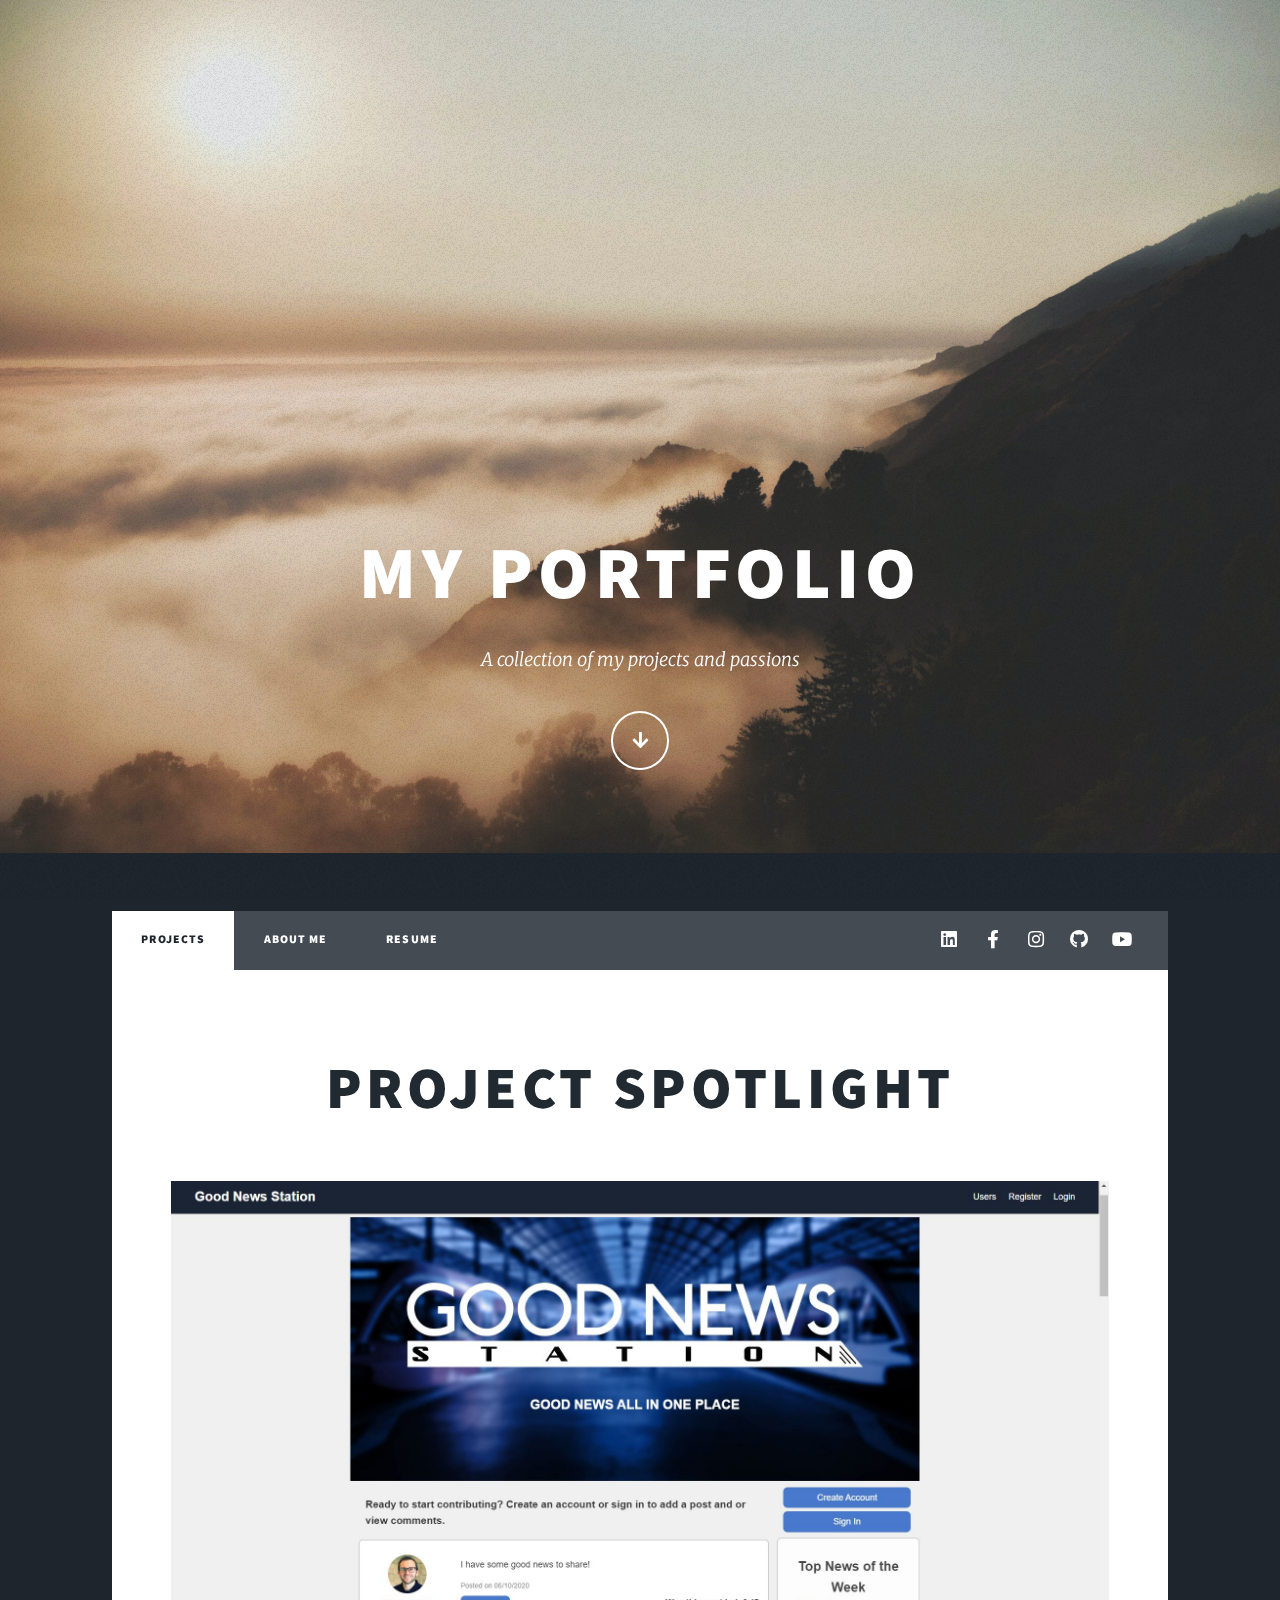
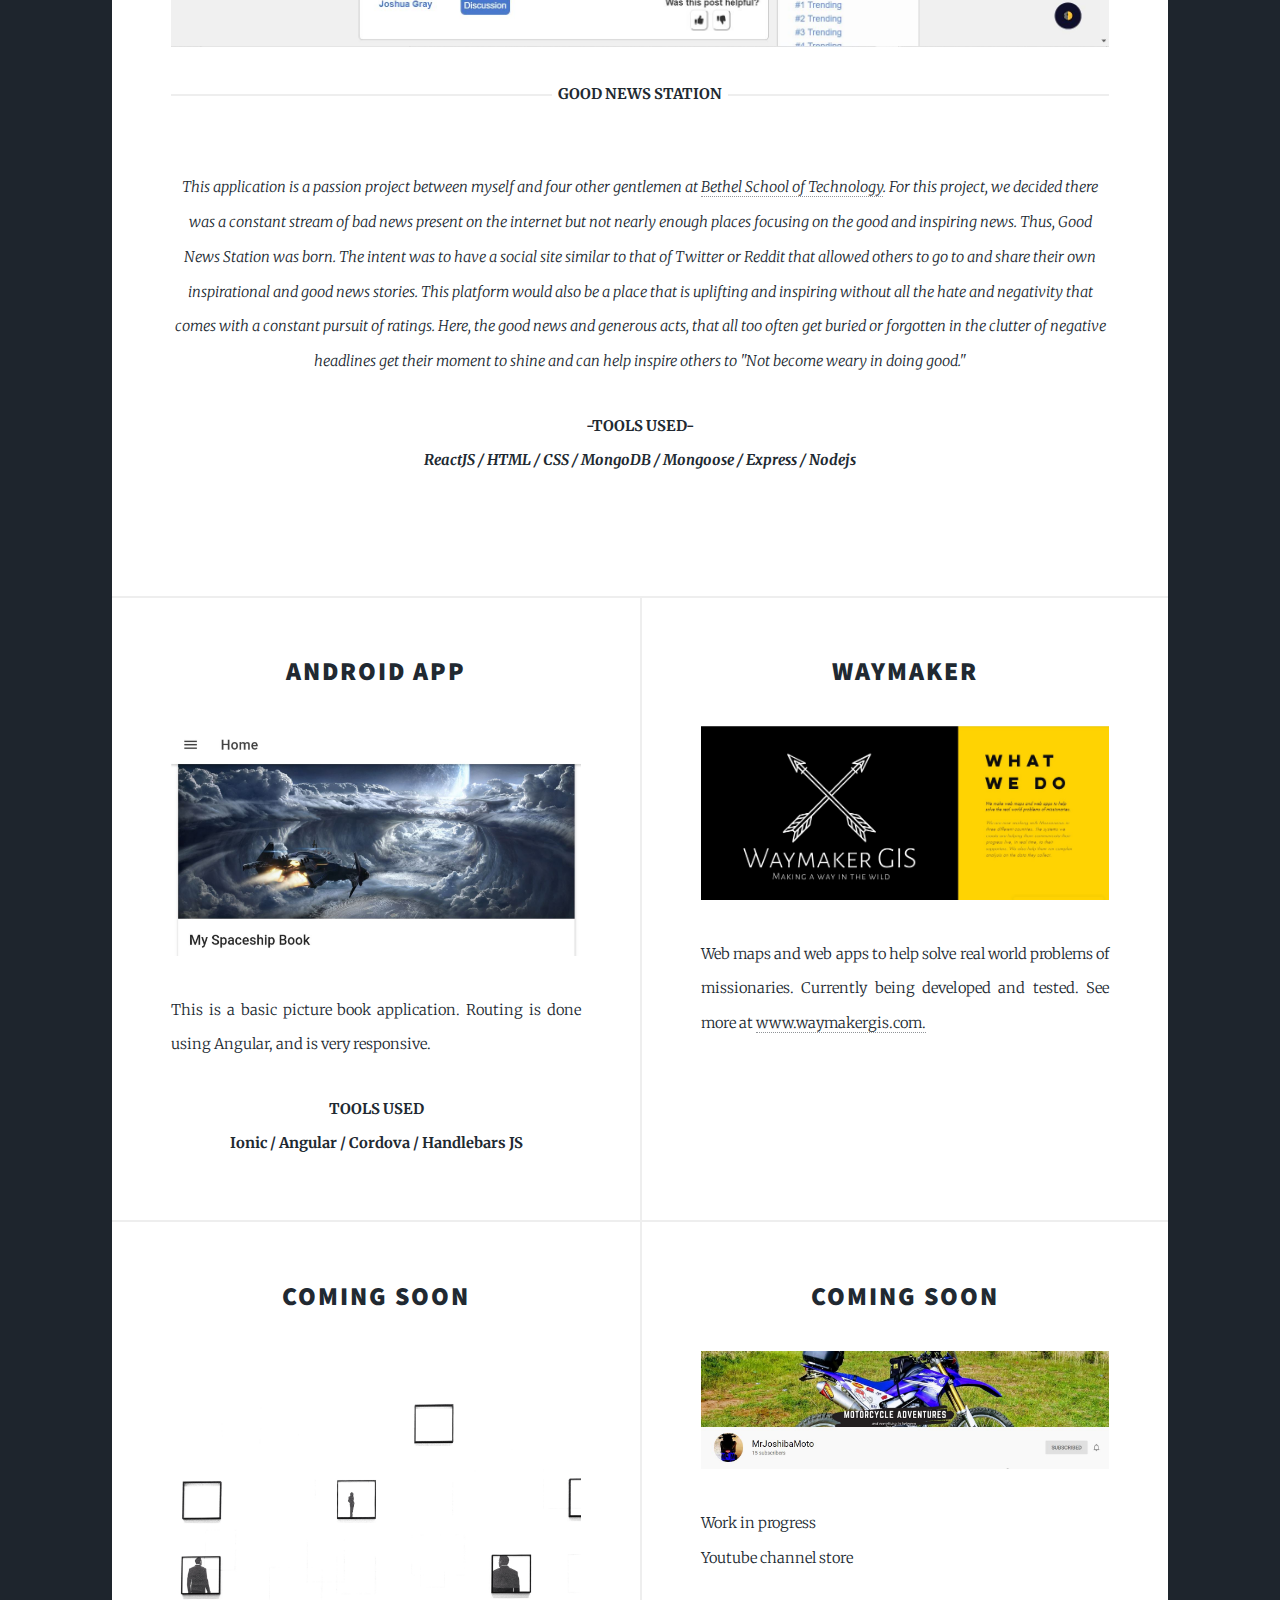
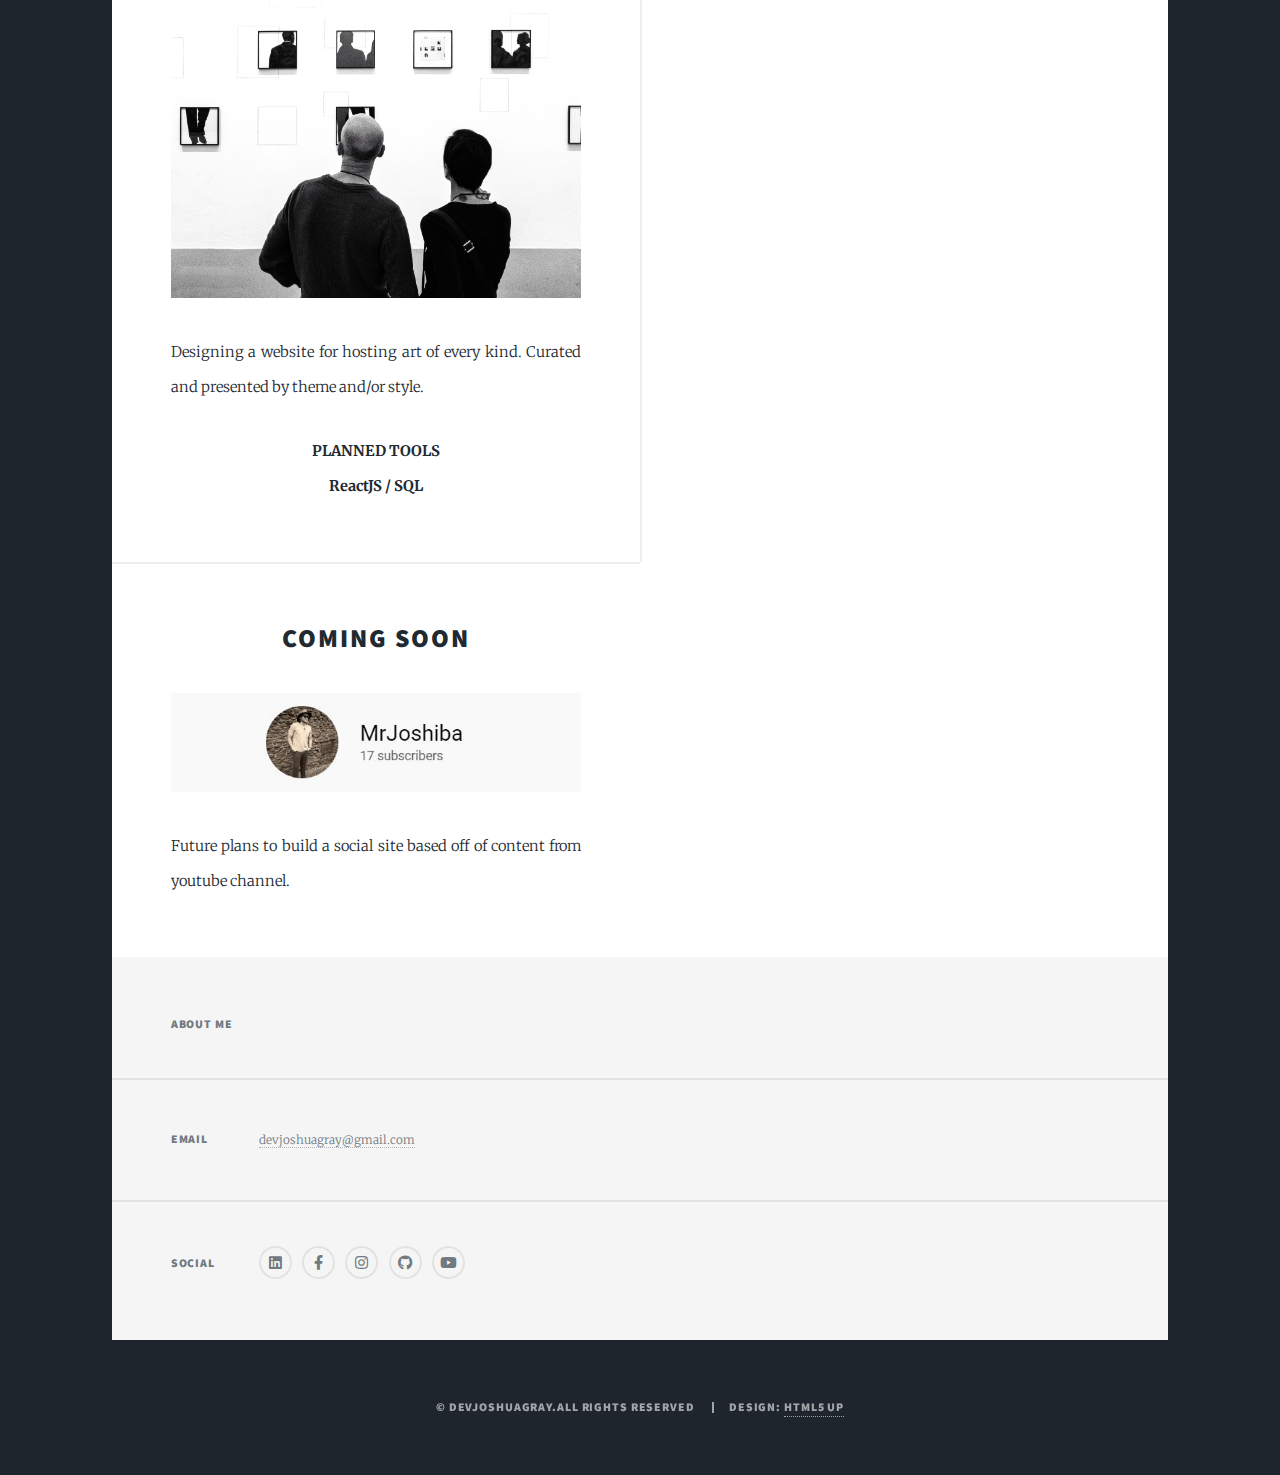
<file: index.html>
<!DOCTYPE html>
<!--
	Massively by HTML5 UP
	html5up.net | @ajlkn
	Free for personal and commercial use under the CCA 3.0 license (html5up.net/license)
-->
<html>
  <head>
    <title>Joshua Gray Portfolio</title>
    <meta charset="utf-8" />
    <meta
      name="viewport"
      content="width=device-width, initial-scale=1, user-scalable=no"
    />
    <link rel="stylesheet" href="assets/css/main.css" />
    <noscript
      ><link rel="stylesheet" href="assets/css/noscript.css"
    /></noscript>
  </head>
  <body class="is-preload">
    <!-- Wrapper -->
    <div id="wrapper" class="fade-in">
      <!-- Intro -->
      <div id="intro">
        <h1>My Portfolio</h1>
        <p>
          A collection of my projects and passions
        </p>
        <ul class="actions">
          <li>
            <a
              href="#header"
              class="button icon solid solo fa-arrow-down scrolly"
              >Continue</a
            >
          </li>
        </ul>
      </div>
      <!-- Header -->
      <header id="header">
        <a class="logo">Have a look around</a>
      </header>
      <br />
      <br />
      <!-- Nav -->
      <nav id="nav">
        <ul class="links">
          <li class="active"><a href="index.html">Projects</a></li>
          <li><a href="generic.html">About Me</a></li>
          <li>
            <a
              href="https://drive.google.com/file/d/1zy2yrypgASyjeJ5x3bp3TvBfsEcaTvQm/view?usp=sharing"
              >RESUME</a
            >
          </li>
        </ul>
        <ul class="icons">
          <li>
            <a
              href="https://www.linkedin.com/in/joshua-gray-58aa24172/"
              class="icon brands fa-linkedin"
              ><span class="label">Twitter</span></a
            >
          </li>
          <li>
            <a
              href="https://www.facebook.com/josh.gray.942"
              class="icon brands fa-facebook-f"
              ><span class="label">Facebook</span></a
            >
          </li>
          <li>
            <a
              href="https://www.instagram.com/mrjoshiba/"
              class="icon brands fa-instagram"
              ><span class="label">Instagram</span></a
            >
          </li>
          <li>
            <a
              href="https://www.github.com/devJoshuaGray"
              class="icon brands fa-github"
              ><span class="label">GitHub</span></a
            >
          </li>
          <li>
            <a
              href="https://www.youtube.com/channel/UCvokue20cSD7Z477MkuLwiw/featured"
              class="icon brands fa-youtube"
              ><span class="label">youtube</span></a
            >
          </li>
        </ul>
      </nav>

      <!-- Main -->
      <div id="main">
        <!-- Featured Post -->
        <article class="post featured">
          <header class="major">
            <h2><a>Project Spotlight</a></h2>
          </header>
          <a href="https://github.com/devJoshuaGray" class="image main"
            ><img src="images/GoodNewsStation.JPG" alt=""
          /></a>
          <header class="major">
            <span class="date" style="font-weight: bold;"
              >GOOD NEWS STATION</span
            >
            <p>
              This application is a passion project between myself and four
              other gentlemen at
              <a href="https://betheltech.net/">Bethel School of Technology</a>.
              For this project, we decided there was a constant stream of bad
              news present on the internet but not nearly enough places focusing
              on the good and inspiring news. Thus, Good News Station was born.
              The intent was to have a social site similar to that of Twitter or
              Reddit that allowed others to go to and share their own
              inspirational and good news stories. This platform would also be a
              place that is uplifting and inspiring without all the hate and
              negativity that comes with a constant pursuit of ratings. Here,
              the good news and generous acts, that all too often get buried or
              forgotten in the clutter of negative headlines get their moment to
              shine and can help inspire others to "Not become weary in doing
              good."
            </p>
            <span style="font-weight: bold;">-TOOLS USED-</span>
            <p style="font-weight: bold;">
              ReactJS / HTML / CSS / MongoDB / Mongoose / Express / Nodejs
            </p>
          </header>
        </article>

        <!-- Posts -->
        <section class="posts">
          <article>
            <header>
              <h2>
                <a>Android App</a>
              </h2>
            </header>
            <a
              href="https://github.com/devJoshuaGray/Cordova-Book"
              class="image fit"
              ><img src="images/CordovaApp.JPG" alt=""
            /></a>
            <p>
              This is a basic picture book application. Routing is done using
              Angular, and is very responsive.
            </p>
            <span style="font-weight: bold;"
              >TOOLS USED<br />
              Ionic / Angular / Cordova / Handlebars JS</span
            >
          </article>
          <article>
            <header>
              <h2>
                <a>Waymaker</a>
              </h2>
            </header>
            <a class="image fit"><img src="images/waymaker.JPG" alt="" /></a>
            <p>
              Web maps and web apps to help solve real world problems of
              missionaries. Currently being developed and tested. See more at <a href="https://www.waymakergis.com/"> www.waymakergis.com. </a>
            </p>
            <!-- <span style="font-weight: bold;"
              >PLANNED TOOLS<br />
              GIS / HTML / CSS /
            </span> -->
          </article>
          <article>
            <header>
              <h2>
                <a>Coming soon</a>
              </h2>
            </header>
            <a class="image fit"><img src="images/art.jpg" alt="" /></a>
            <p>
              Designing a website for hosting art of every kind. Curated and
              presented by theme and/or style.
            </p>
            <span style="font-weight: bold;"
              >PLANNED TOOLS<br />
              ReactJS / SQL
            </span>
          </article>
          <article>
            <header>
              <h2>
                <a>Coming Soon</a>
              </h2>
            </header>
            <a class="image fit"
              ><img src="images/YoutubeChannelStore.JPG" alt=""
            /></a>
            <p>Work in progress<br />Youtube channel store</p>
            <span style="font-weight: bold;"><br /> </span>
          </article>
          <article>
            <header>
              <h2>
                <a>coming soon </a>
              </h2>
            </header>
            <a class="image fit"
              ><img src="images/MyjoshibaStore.JPG" alt=""
            /></a>
            <p>
              Future plans to build a social site based off of content from
              youtube channel.
            </p>
          </article>
        </section>

        <!-- Footer -->
      </div>

      <!-- Footer -->
      <footer id="footer">
        <section class="split contact">
          <section>
            <h3><a href="generic.html">About Me</a></h3>
          </section>
          <section>
            <h3>Email</h3>
            <p>
              <a href="mailto: devjoshuagray@gmail.com"
                >devjoshuagray@gmail.com</a
              >
            </p>
          </section>

          <section>
            <h3>Social</h3>
            <ul class="icons alt">
              <li>
                <a
                  href="https://www.linkedin.com/in/joshua-gray-58aa24172/"
                  class="icon brands fa-linkedin"
                  ><span class="label">Twitter</span></a
                >
              </li>
              <li>
                <a
                  href="https://www.facebook.com/josh.gray.942"
                  class="icon brands fa-facebook-f"
                  ><span class="label">Facebook</span></a
                >
              </li>
              <li>
                <a
                  href="https://www.instagram.com/mrjoshiba/"
                  class="icon brands fa-instagram"
                  ><span class="label">Instagram</span></a
                >
              </li>
              <li>
                <a
                  href="https://www.github.com/devJoshuaGray"
                  class="icon brands fa-github"
                  ><span class="label">GitHub</span></a
                >
              </li>
              <li>
                <a
                  href="https://www.youtube.com/channel/UCvokue20cSD7Z477MkuLwiw/featured"
                  class="icon brands fa-youtube"
                  ><span class="label">youtube</span></a
                >
              </li>
            </ul>
          </section>
        </section>
      </footer>

      <!-- Copyright -->
      <div id="copyright">
        <ul>
          <li>&copy; devjoshuagray.All rights reserved</li>
          <li>Design: <a href="https://html5up.net">HTML5 UP</a></li>
        </ul>
      </div>
    </div>

    <!-- Scripts -->
    <script src="assets/js/jquery.min.js"></script>
    <script src="assets/js/jquery.scrollex.min.js"></script>
    <script src="assets/js/jquery.scrolly.min.js"></script>
    <script src="assets/js/browser.min.js"></script>
    <script src="assets/js/breakpoints.min.js"></script>
    <script src="assets/js/util.js"></script>
    <script src="assets/js/main.js"></script>
  </body>
</html>
</file>
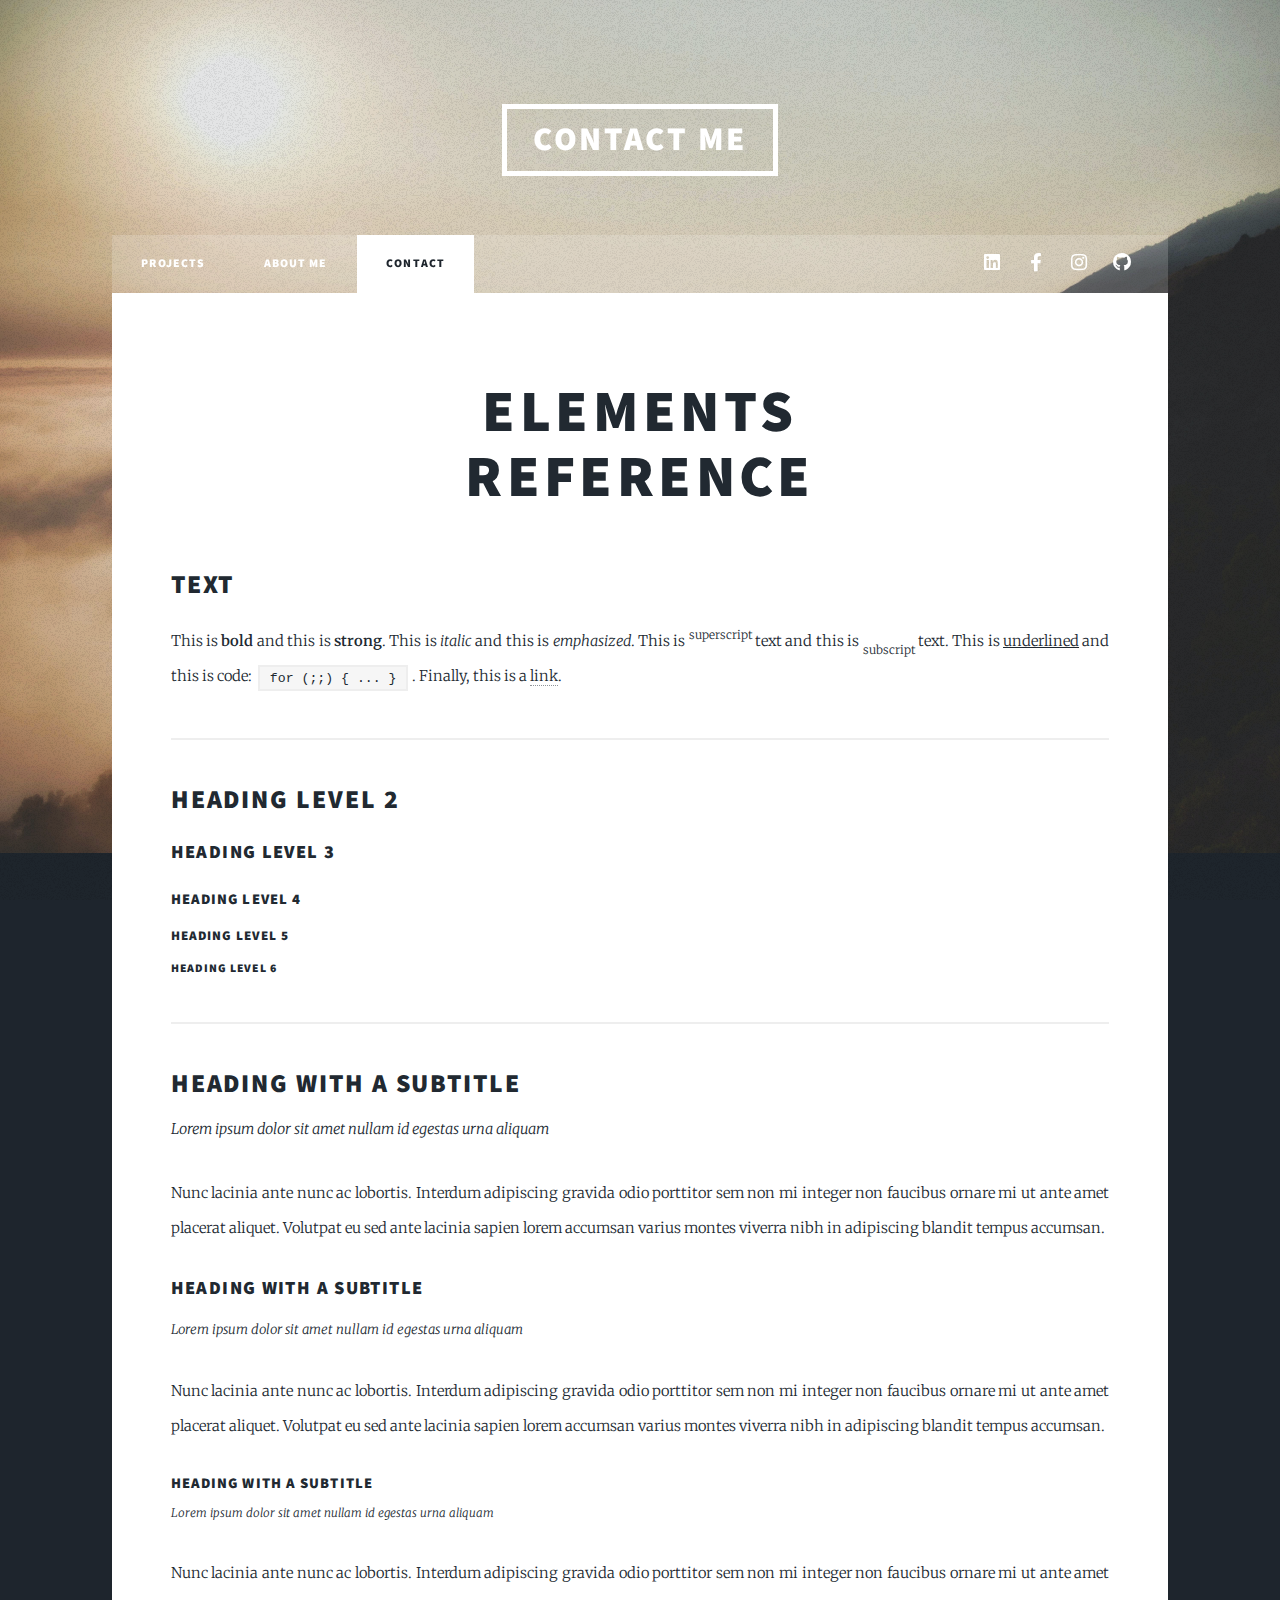
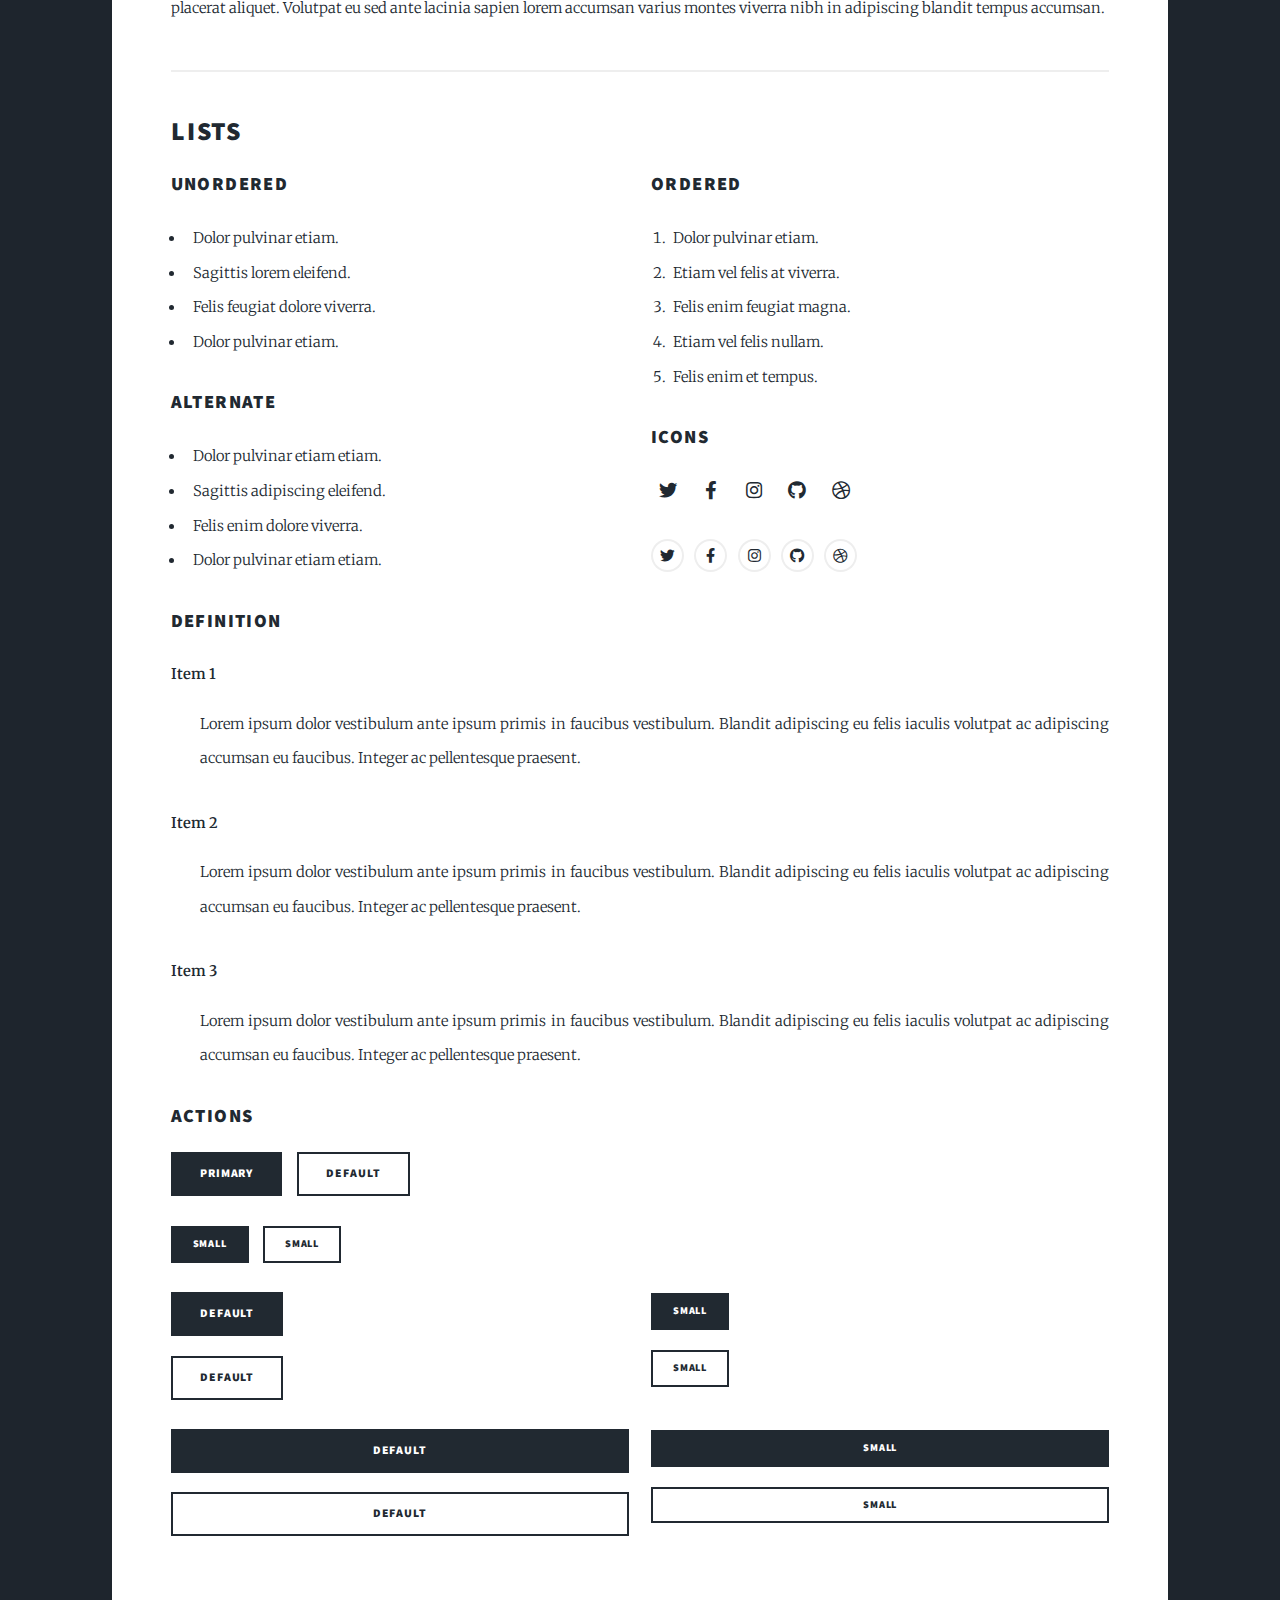
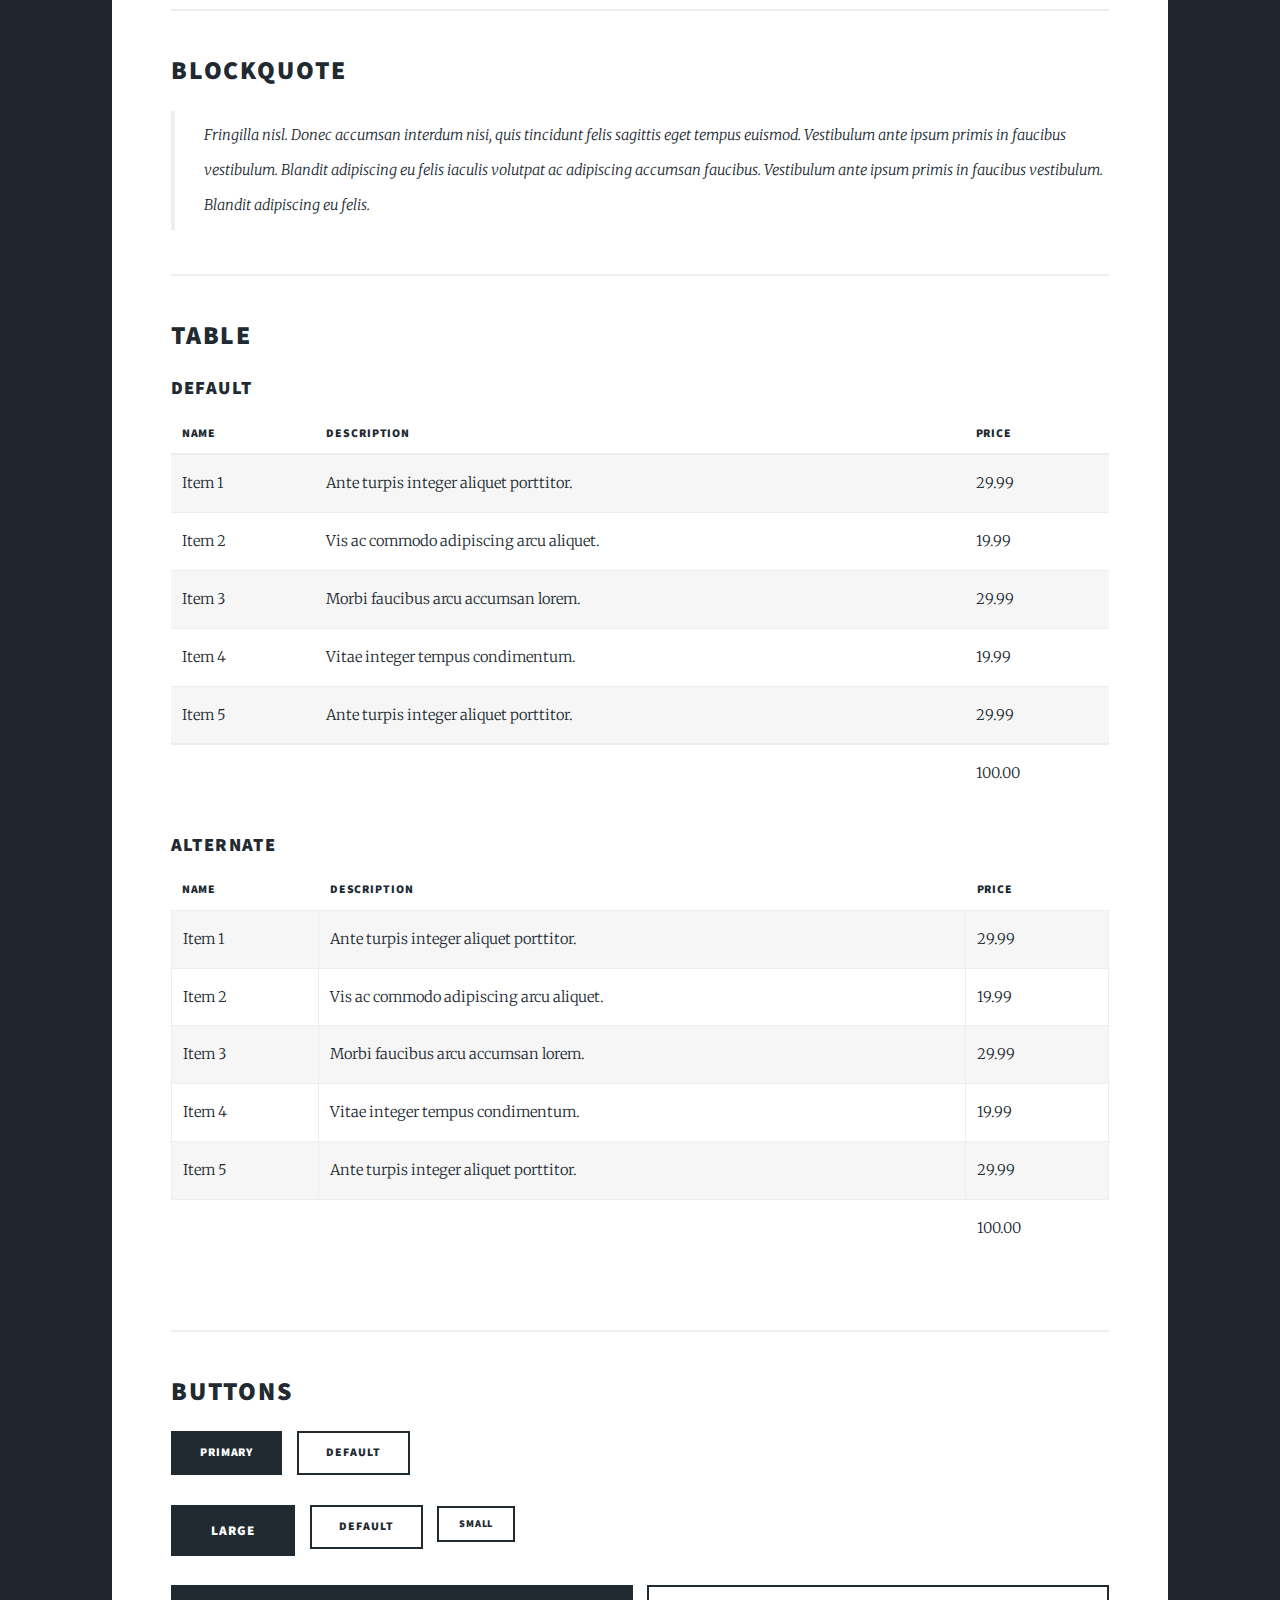
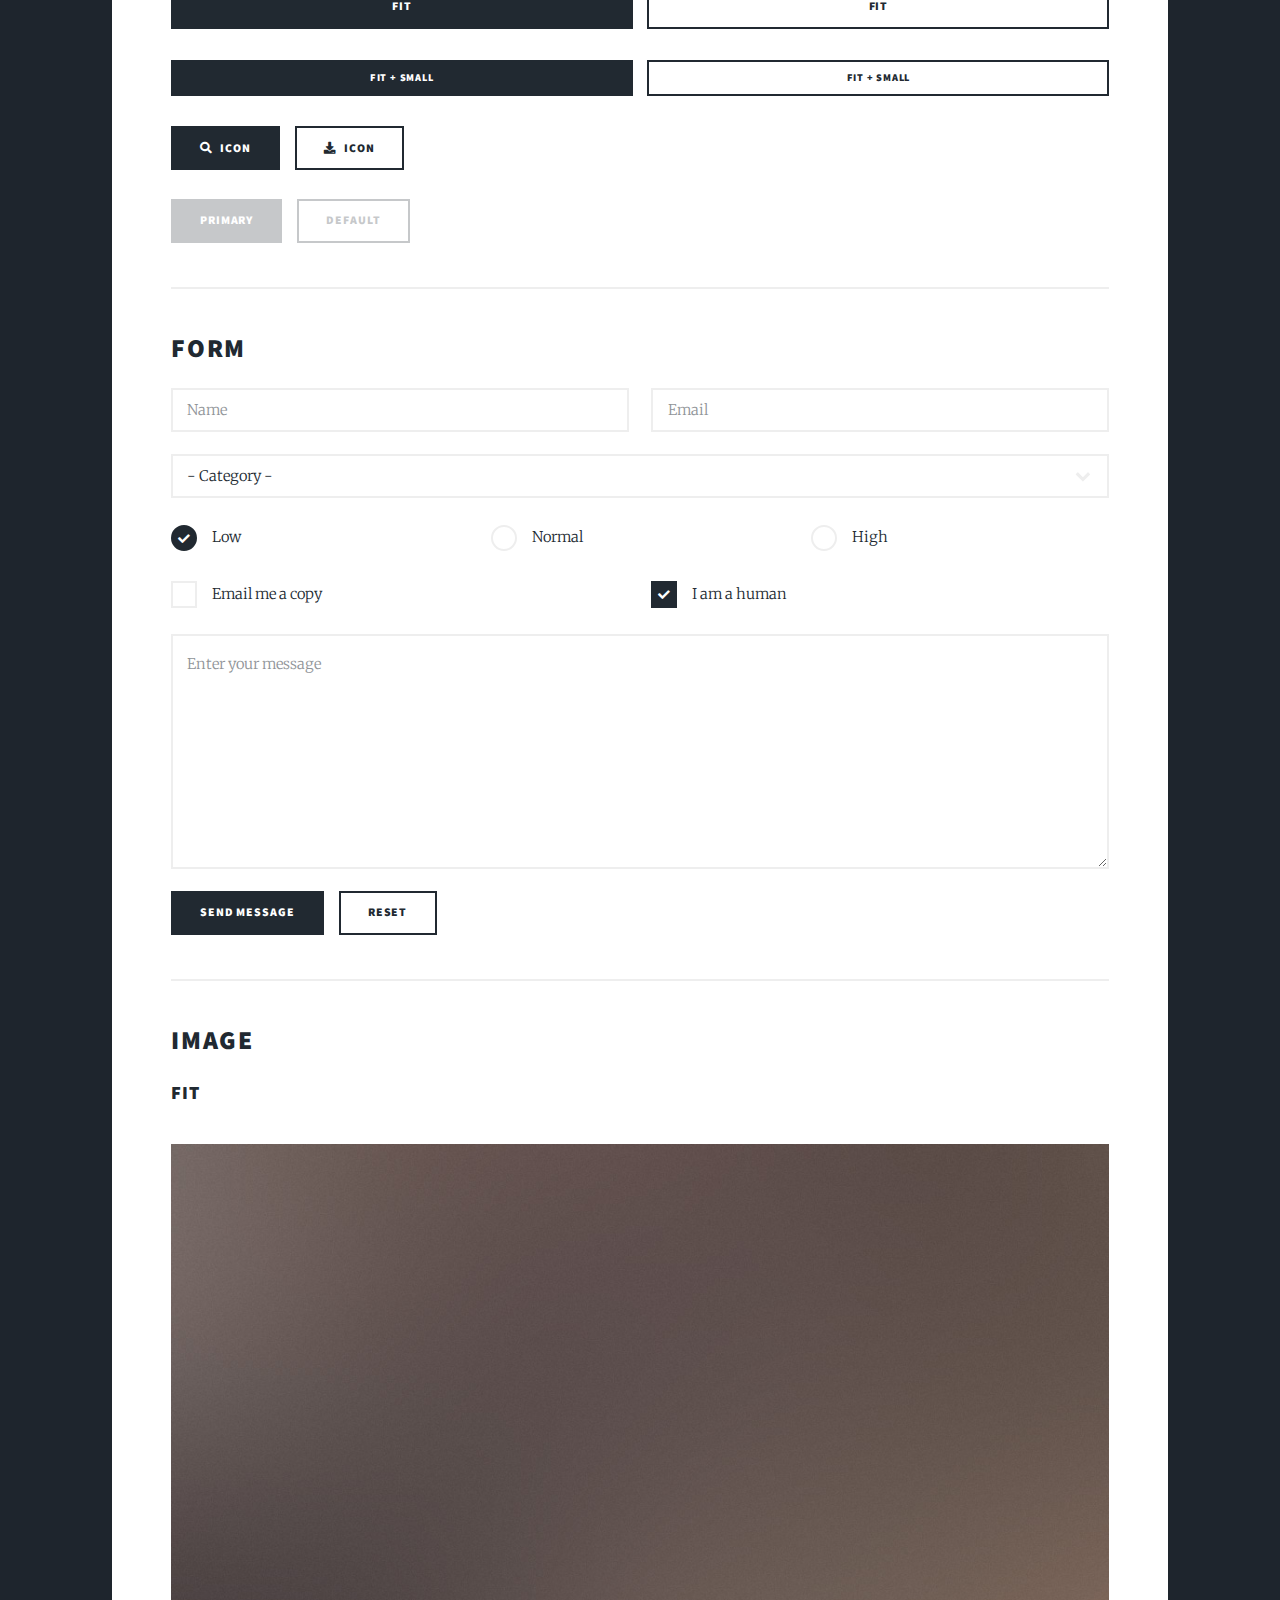
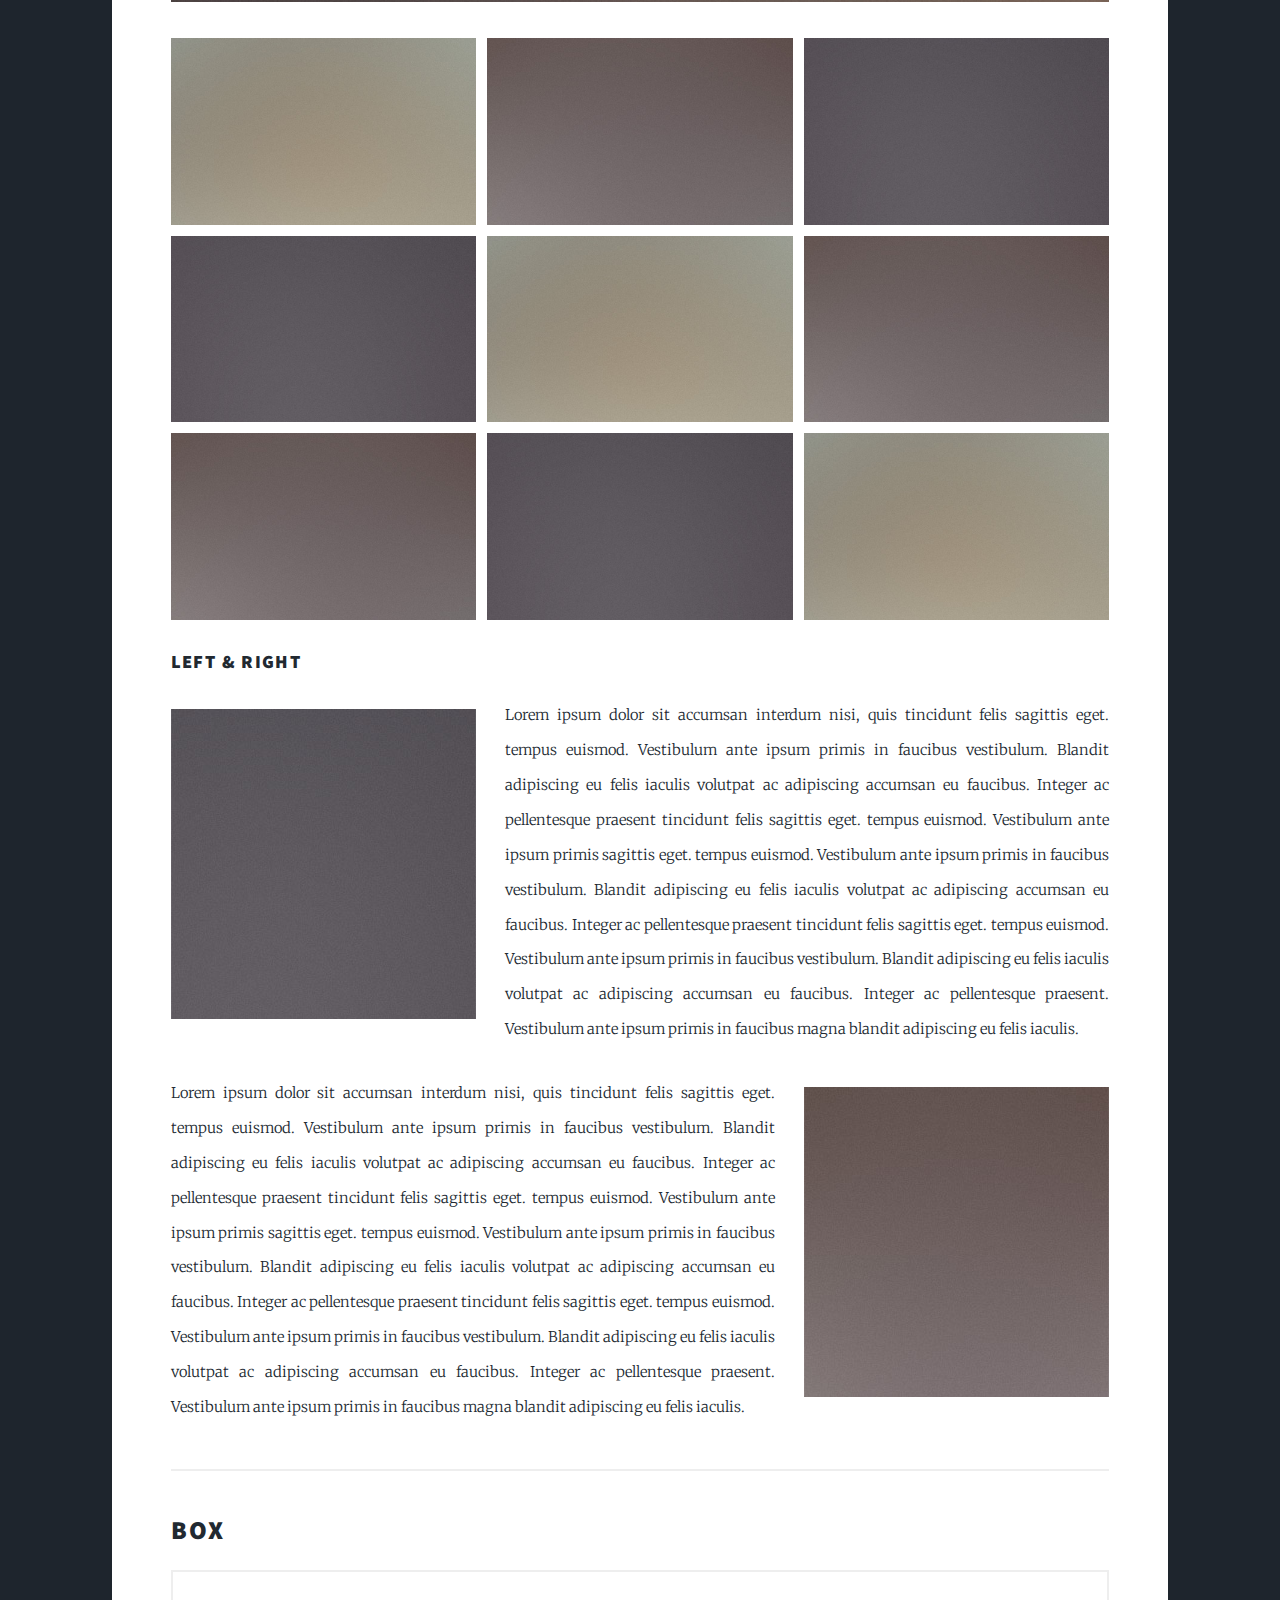
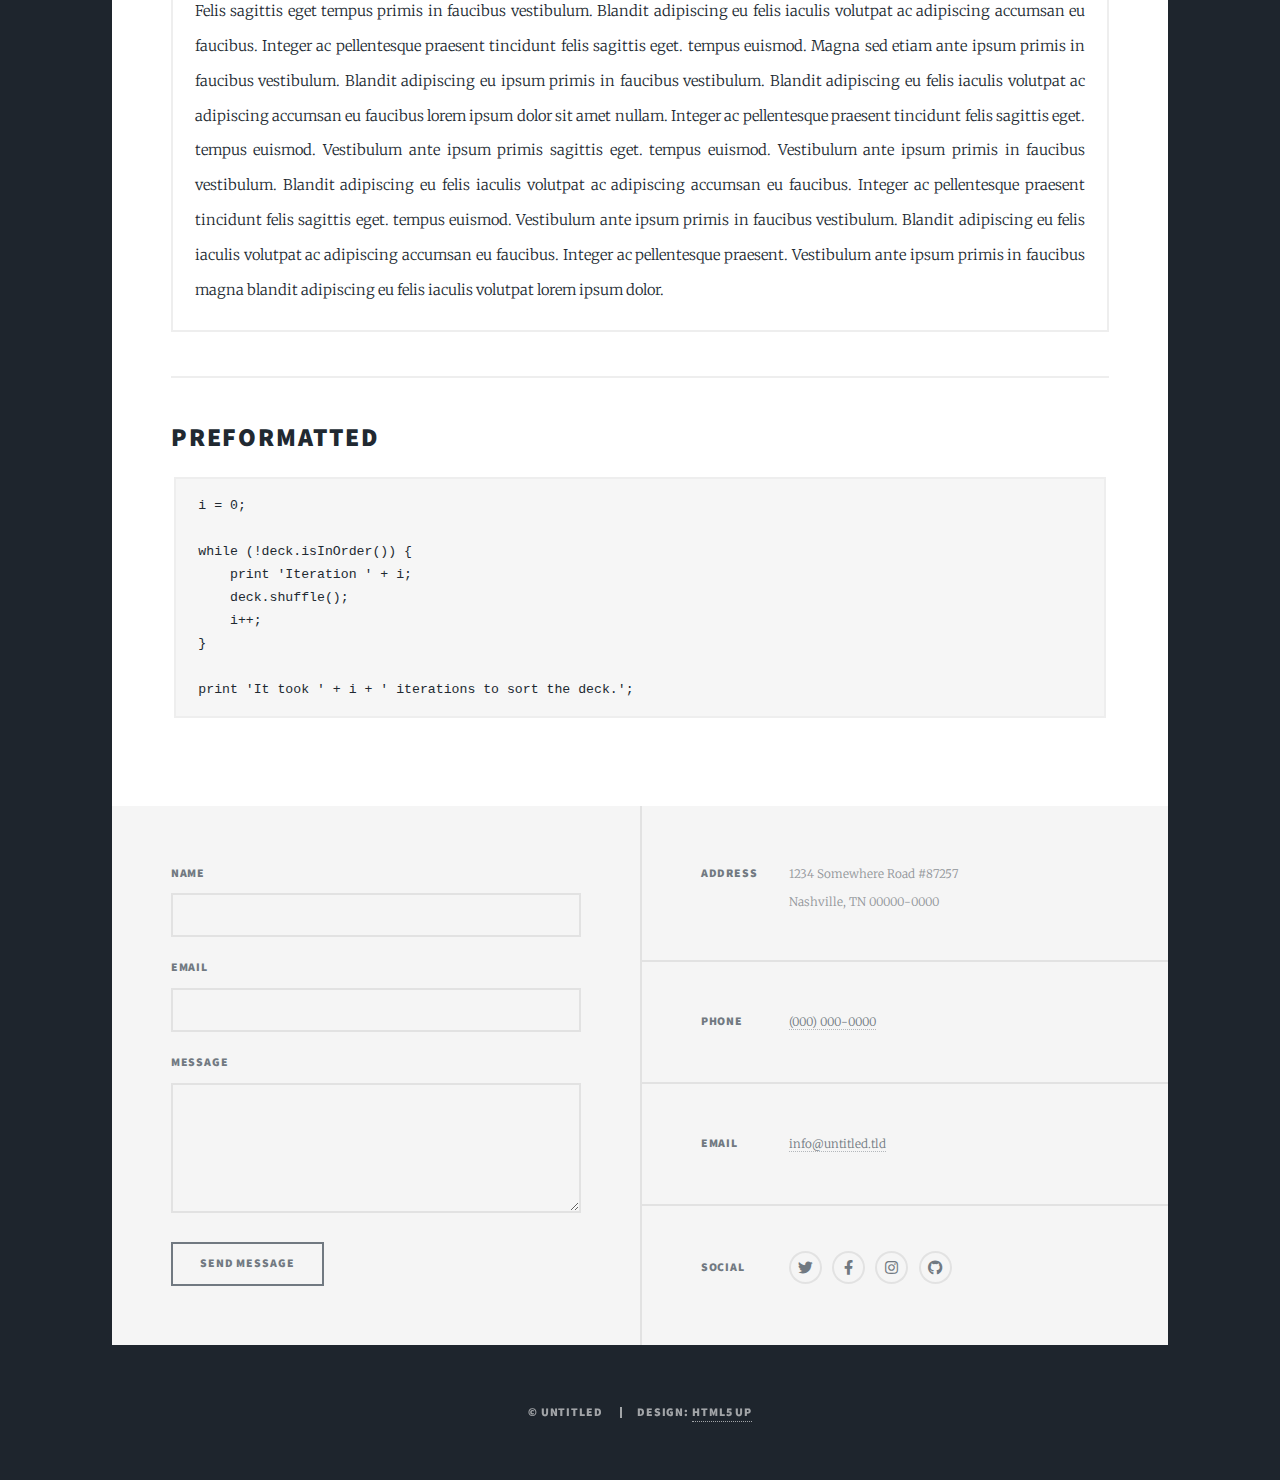
<file: elements.html>
<!DOCTYPE html>
<!--
	Massively by HTML5 UP
	html5up.net | @ajlkn
	Free for personal and commercial use under the CCA 3.0 license (html5up.net/license)
-->
<html>
  <head>
    <title>Elements Reference - Massively by HTML5 UP</title>
    <meta charset="utf-8" />
    <meta
      name="viewport"
      content="width=device-width, initial-scale=1, user-scalable=no"
    />
    <link rel="stylesheet" href="assets/css/main.css" />
    <noscript
      ><link rel="stylesheet" href="assets/css/noscript.css"
    /></noscript>
  </head>
  <body class="is-preload">
    <!-- Wrapper -->
    <div id="wrapper">
      <!-- Header -->
      <header id="header">
        <a href="index.html" class="logo">Contact Me</a>
      </header>

      <!-- Nav -->
      <nav id="nav">
        <ul class="links">
          <li><a href="index.html">Projects</a></li>
          <li><a href="generic.html">About Me</a></li>
          <li class="active"><a href="elements.html">Contact</a></li>
        </ul>
        <ul class="icons">
          <li>
            <a
              href="https://www.linkedin.com/in/joshua-gray-58aa24172/"
              class="icon brands fa-linkedin"
              ><span class="label">Twitter</span></a
            >
          </li>
          <li>
            <a
              href="https://www.facebook.com/josh.gray.942"
              class="icon brands fa-facebook-f"
              ><span class="label">Facebook</span></a
            >
          </li>
          <li>
            <a
              href="https://www.instagram.com/mrjoshiba/"
              class="icon brands fa-instagram"
              ><span class="label">Instagram</span></a
            >
          </li>
          <li>
            <a
              href="https://www.github.com/devJoshuaGray"
              class="icon brands fa-github"
              ><span class="label">GitHub</span></a
            >
          </li>
        </ul>
      </nav>

      <!-- Main -->
      <div id="main">
        <!-- Post -->
        <section class="post">
          <header class="major">
            <h1>
              Elements<br />
              Reference
            </h1>
          </header>

          <!-- Text stuff -->
          <h2>Text</h2>
          <p>
            This is <b>bold</b> and this is <strong>strong</strong>. This is
            <i>italic</i> and this is <em>emphasized</em>. This is
            <sup>superscript</sup> text and this is <sub>subscript</sub> text.
            This is <u>underlined</u> and this is code:
            <code>for (;;) { ... }</code>. Finally, this is a
            <a href="#">link</a>.
          </p>
          <hr />
          <h2>Heading Level 2</h2>
          <h3>Heading Level 3</h3>
          <h4>Heading Level 4</h4>
          <h5>Heading Level 5</h5>
          <h6>Heading Level 6</h6>
          <hr />
          <header>
            <h2>Heading with a Subtitle</h2>
            <p>Lorem ipsum dolor sit amet nullam id egestas urna aliquam</p>
          </header>
          <p>
            Nunc lacinia ante nunc ac lobortis. Interdum adipiscing gravida odio
            porttitor sem non mi integer non faucibus ornare mi ut ante amet
            placerat aliquet. Volutpat eu sed ante lacinia sapien lorem accumsan
            varius montes viverra nibh in adipiscing blandit tempus accumsan.
          </p>
          <header>
            <h3>Heading with a Subtitle</h3>
            <p>Lorem ipsum dolor sit amet nullam id egestas urna aliquam</p>
          </header>
          <p>
            Nunc lacinia ante nunc ac lobortis. Interdum adipiscing gravida odio
            porttitor sem non mi integer non faucibus ornare mi ut ante amet
            placerat aliquet. Volutpat eu sed ante lacinia sapien lorem accumsan
            varius montes viverra nibh in adipiscing blandit tempus accumsan.
          </p>
          <header>
            <h4>Heading with a Subtitle</h4>
            <p>Lorem ipsum dolor sit amet nullam id egestas urna aliquam</p>
          </header>
          <p>
            Nunc lacinia ante nunc ac lobortis. Interdum adipiscing gravida odio
            porttitor sem non mi integer non faucibus ornare mi ut ante amet
            placerat aliquet. Volutpat eu sed ante lacinia sapien lorem accumsan
            varius montes viverra nibh in adipiscing blandit tempus accumsan.
          </p>

          <hr />

          <!-- Lists -->
          <h2>Lists</h2>
          <div class="row">
            <div class="col-6 col-12-small">
              <h3>Unordered</h3>
              <ul>
                <li>Dolor pulvinar etiam.</li>
                <li>Sagittis lorem eleifend.</li>
                <li>Felis feugiat dolore viverra.</li>
                <li>Dolor pulvinar etiam.</li>
              </ul>

              <h3>Alternate</h3>
              <ul class="alt">
                <li>Dolor pulvinar etiam etiam.</li>
                <li>Sagittis adipiscing eleifend.</li>
                <li>Felis enim dolore viverra.</li>
                <li>Dolor pulvinar etiam etiam.</li>
              </ul>
            </div>
            <div class="col-6 col-12-small">
              <h3>Ordered</h3>
              <ol>
                <li>Dolor pulvinar etiam.</li>
                <li>Etiam vel felis at viverra.</li>
                <li>Felis enim feugiat magna.</li>
                <li>Etiam vel felis nullam.</li>
                <li>Felis enim et tempus.</li>
              </ol>

              <h3>Icons</h3>
              <ul class="icons">
                <li>
                  <a href="#" class="icon brands fa-twitter"
                    ><span class="label">Twitter</span></a
                  >
                </li>
                <li>
                  <a href="#" class="icon brands fa-facebook-f"
                    ><span class="label">Facebook</span></a
                  >
                </li>
                <li>
                  <a href="#" class="icon brands fa-instagram"
                    ><span class="label">Instagram</span></a
                  >
                </li>
                <li>
                  <a href="#" class="icon brands fa-github"
                    ><span class="label">Github</span></a
                  >
                </li>
                <li>
                  <a href="#" class="icon brands fa-dribbble"
                    ><span class="label">Dribbble</span></a
                  >
                </li>
              </ul>
              <ul class="icons alt">
                <li>
                  <a href="#" class="icon brands alt fa-twitter"
                    ><span class="label">Twitter</span></a
                  >
                </li>
                <li>
                  <a href="#" class="icon brands alt fa-facebook-f"
                    ><span class="label">Facebook</span></a
                  >
                </li>
                <li>
                  <a href="#" class="icon brands alt fa-instagram"
                    ><span class="label">Instagram</span></a
                  >
                </li>
                <li>
                  <a href="#" class="icon brands alt fa-github"
                    ><span class="label">Github</span></a
                  >
                </li>
                <li>
                  <a href="#" class="icon brands alt fa-dribbble"
                    ><span class="label">Dribbble</span></a
                  >
                </li>
              </ul>
            </div>
          </div>
          <h3>Definition</h3>
          <dl>
            <dt>Item 1</dt>
            <dd>
              <p>
                Lorem ipsum dolor vestibulum ante ipsum primis in faucibus
                vestibulum. Blandit adipiscing eu felis iaculis volutpat ac
                adipiscing accumsan eu faucibus. Integer ac pellentesque
                praesent.
              </p>
            </dd>
            <dt>Item 2</dt>
            <dd>
              <p>
                Lorem ipsum dolor vestibulum ante ipsum primis in faucibus
                vestibulum. Blandit adipiscing eu felis iaculis volutpat ac
                adipiscing accumsan eu faucibus. Integer ac pellentesque
                praesent.
              </p>
            </dd>
            <dt>Item 3</dt>
            <dd>
              <p>
                Lorem ipsum dolor vestibulum ante ipsum primis in faucibus
                vestibulum. Blandit adipiscing eu felis iaculis volutpat ac
                adipiscing accumsan eu faucibus. Integer ac pellentesque
                praesent.
              </p>
            </dd>
          </dl>

          <h3>Actions</h3>
          <ul class="actions">
            <li><a href="#" class="button primary">Primary</a></li>
            <li><a href="#" class="button">Default</a></li>
          </ul>
          <ul class="actions small">
            <li><a href="#" class="button primary small">Small</a></li>
            <li><a href="#" class="button small">Small</a></li>
          </ul>
          <div class="row">
            <div class="col-6 col-12-small">
              <ul class="actions stacked">
                <li><a href="#" class="button primary">Default</a></li>
                <li><a href="#" class="button">Default</a></li>
              </ul>
            </div>
            <div class="col-6 col-12-small">
              <ul class="actions stacked">
                <li><a href="#" class="button primary small">Small</a></li>
                <li><a href="#" class="button small">Small</a></li>
              </ul>
            </div>
          </div>
          <div class="row">
            <div class="col-6 col-12-small">
              <ul class="actions stacked">
                <li><a href="#" class="button primary fit">Default</a></li>
                <li><a href="#" class="button fit">Default</a></li>
              </ul>
            </div>
            <div class="col-6 col-12-small">
              <ul class="actions stacked">
                <li><a href="#" class="button primary small fit">Small</a></li>
                <li><a href="#" class="button small fit">Small</a></li>
              </ul>
            </div>
          </div>

          <hr />

          <!-- Blockquote -->
          <h2>Blockquote</h2>
          <blockquote>
            Fringilla nisl. Donec accumsan interdum nisi, quis tincidunt felis
            sagittis eget tempus euismod. Vestibulum ante ipsum primis in
            faucibus vestibulum. Blandit adipiscing eu felis iaculis volutpat ac
            adipiscing accumsan faucibus. Vestibulum ante ipsum primis in
            faucibus vestibulum. Blandit adipiscing eu felis.
          </blockquote>

          <hr />

          <!-- Table -->
          <h2>Table</h2>

          <h3>Default</h3>
          <div class="table-wrapper">
            <table>
              <thead>
                <tr>
                  <th>Name</th>
                  <th>Description</th>
                  <th>Price</th>
                </tr>
              </thead>
              <tbody>
                <tr>
                  <td>Item 1</td>
                  <td>Ante turpis integer aliquet porttitor.</td>
                  <td>29.99</td>
                </tr>
                <tr>
                  <td>Item 2</td>
                  <td>Vis ac commodo adipiscing arcu aliquet.</td>
                  <td>19.99</td>
                </tr>
                <tr>
                  <td>Item 3</td>
                  <td>Morbi faucibus arcu accumsan lorem.</td>
                  <td>29.99</td>
                </tr>
                <tr>
                  <td>Item 4</td>
                  <td>Vitae integer tempus condimentum.</td>
                  <td>19.99</td>
                </tr>
                <tr>
                  <td>Item 5</td>
                  <td>Ante turpis integer aliquet porttitor.</td>
                  <td>29.99</td>
                </tr>
              </tbody>
              <tfoot>
                <tr>
                  <td colspan="2"></td>
                  <td>100.00</td>
                </tr>
              </tfoot>
            </table>
          </div>

          <h3>Alternate</h3>
          <div class="table-wrapper">
            <table class="alt">
              <thead>
                <tr>
                  <th>Name</th>
                  <th>Description</th>
                  <th>Price</th>
                </tr>
              </thead>
              <tbody>
                <tr>
                  <td>Item 1</td>
                  <td>Ante turpis integer aliquet porttitor.</td>
                  <td>29.99</td>
                </tr>
                <tr>
                  <td>Item 2</td>
                  <td>Vis ac commodo adipiscing arcu aliquet.</td>
                  <td>19.99</td>
                </tr>
                <tr>
                  <td>Item 3</td>
                  <td>Morbi faucibus arcu accumsan lorem.</td>
                  <td>29.99</td>
                </tr>
                <tr>
                  <td>Item 4</td>
                  <td>Vitae integer tempus condimentum.</td>
                  <td>19.99</td>
                </tr>
                <tr>
                  <td>Item 5</td>
                  <td>Ante turpis integer aliquet porttitor.</td>
                  <td>29.99</td>
                </tr>
              </tbody>
              <tfoot>
                <tr>
                  <td colspan="2"></td>
                  <td>100.00</td>
                </tr>
              </tfoot>
            </table>
          </div>

          <hr />

          <!-- Buttons -->
          <h2>Buttons</h2>
          <ul class="actions">
            <li><a href="#" class="button primary">Primary</a></li>
            <li><a href="#" class="button">Default</a></li>
          </ul>
          <ul class="actions">
            <li><a href="#" class="button primary large">Large</a></li>
            <li><a href="#" class="button">Default</a></li>
            <li><a href="#" class="button small">Small</a></li>
          </ul>
          <ul class="actions fit">
            <li><a href="#" class="button primary fit">Fit</a></li>
            <li><a href="#" class="button fit">Fit</a></li>
          </ul>
          <ul class="actions fit small">
            <li>
              <a href="#" class="button primary fit small">Fit + Small</a>
            </li>
            <li><a href="#" class="button fit small">Fit + Small</a></li>
          </ul>
          <ul class="actions">
            <li>
              <a href="#" class="button primary icon solid fa-search">Icon</a>
            </li>
            <li><a href="#" class="button icon solid fa-download">Icon</a></li>
          </ul>
          <ul class="actions">
            <li><span class="button primary disabled">Primary</span></li>
            <li><span class="button disabled">Default</span></li>
          </ul>

          <hr />

          <!-- Form -->
          <h2>Form</h2>

          <form method="post" action="#">
            <div class="row gtr-uniform">
              <div class="col-6 col-12-xsmall">
                <input
                  type="text"
                  name="demo-name"
                  id="demo-name"
                  value=""
                  placeholder="Name"
                />
              </div>
              <div class="col-6 col-12-xsmall">
                <input
                  type="email"
                  name="demo-email"
                  id="demo-email"
                  value=""
                  placeholder="Email"
                />
              </div>
              <!-- Break -->
              <div class="col-12">
                <select name="demo-category" id="demo-category">
                  <option value="">- Category -</option>
                  <option value="1">Manufacturing</option>
                  <option value="1">Shipping</option>
                  <option value="1">Administration</option>
                  <option value="1">Human Resources</option>
                </select>
              </div>
              <!-- Break -->
              <div class="col-4 col-12-small">
                <input
                  type="radio"
                  id="demo-priority-low"
                  name="demo-priority"
                  checked
                />
                <label for="demo-priority-low">Low</label>
              </div>
              <div class="col-4 col-12-small">
                <input
                  type="radio"
                  id="demo-priority-normal"
                  name="demo-priority"
                />
                <label for="demo-priority-normal">Normal</label>
              </div>
              <div class="col-4 col-12-small">
                <input
                  type="radio"
                  id="demo-priority-high"
                  name="demo-priority"
                />
                <label for="demo-priority-high">High</label>
              </div>
              <!-- Break -->
              <div class="col-6 col-12-small">
                <input type="checkbox" id="demo-copy" name="demo-copy" />
                <label for="demo-copy">Email me a copy</label>
              </div>
              <div class="col-6 col-12-small">
                <input
                  type="checkbox"
                  id="demo-human"
                  name="demo-human"
                  checked
                />
                <label for="demo-human">I am a human</label>
              </div>
              <!-- Break -->
              <div class="col-12">
                <textarea
                  name="demo-message"
                  id="demo-message"
                  placeholder="Enter your message"
                  rows="6"
                ></textarea>
              </div>
              <!-- Break -->
              <div class="col-12">
                <ul class="actions">
                  <li>
                    <input type="submit" value="Send Message" class="primary" />
                  </li>
                  <li><input type="reset" value="Reset" /></li>
                </ul>
              </div>
            </div>
          </form>

          <hr />

          <!-- Image -->
          <h2>Image</h2>

          <h3>Fit</h3>
          <span class="image fit"><img src="images/pic01.jpg" alt="" /></span>
          <div class="box alt">
            <div class="row gtr-50 gtr-uniform">
              <div class="col-4">
                <span class="image fit"
                  ><img src="images/pic02.jpg" alt=""
                /></span>
              </div>
              <div class="col-4">
                <span class="image fit"
                  ><img src="images/pic03.jpg" alt=""
                /></span>
              </div>
              <div class="col-4">
                <span class="image fit"
                  ><img src="images/pic04.jpg" alt=""
                /></span>
              </div>
              <!-- Break -->
              <div class="col-4">
                <span class="image fit"
                  ><img src="images/pic04.jpg" alt=""
                /></span>
              </div>
              <div class="col-4">
                <span class="image fit"
                  ><img src="images/pic02.jpg" alt=""
                /></span>
              </div>
              <div class="col-4">
                <span class="image fit"
                  ><img src="images/pic03.jpg" alt=""
                /></span>
              </div>
              <!-- Break -->
              <div class="col-4">
                <span class="image fit"
                  ><img src="images/pic03.jpg" alt=""
                /></span>
              </div>
              <div class="col-4">
                <span class="image fit"
                  ><img src="images/pic04.jpg" alt=""
                /></span>
              </div>
              <div class="col-4">
                <span class="image fit"
                  ><img src="images/pic02.jpg" alt=""
                /></span>
              </div>
            </div>
          </div>

          <h3>Left &amp; Right</h3>
          <p>
            <span class="image left"><img src="images/pic08.jpg" alt="" /></span
            >Lorem ipsum dolor sit accumsan interdum nisi, quis tincidunt felis
            sagittis eget. tempus euismod. Vestibulum ante ipsum primis in
            faucibus vestibulum. Blandit adipiscing eu felis iaculis volutpat ac
            adipiscing accumsan eu faucibus. Integer ac pellentesque praesent
            tincidunt felis sagittis eget. tempus euismod. Vestibulum ante ipsum
            primis sagittis eget. tempus euismod. Vestibulum ante ipsum primis
            in faucibus vestibulum. Blandit adipiscing eu felis iaculis volutpat
            ac adipiscing accumsan eu faucibus. Integer ac pellentesque praesent
            tincidunt felis sagittis eget. tempus euismod. Vestibulum ante ipsum
            primis in faucibus vestibulum. Blandit adipiscing eu felis iaculis
            volutpat ac adipiscing accumsan eu faucibus. Integer ac pellentesque
            praesent. Vestibulum ante ipsum primis in faucibus magna blandit
            adipiscing eu felis iaculis.
          </p>
          <p>
            <span class="image right"
              ><img src="images/pic09.jpg" alt="" /></span
            >Lorem ipsum dolor sit accumsan interdum nisi, quis tincidunt felis
            sagittis eget. tempus euismod. Vestibulum ante ipsum primis in
            faucibus vestibulum. Blandit adipiscing eu felis iaculis volutpat ac
            adipiscing accumsan eu faucibus. Integer ac pellentesque praesent
            tincidunt felis sagittis eget. tempus euismod. Vestibulum ante ipsum
            primis sagittis eget. tempus euismod. Vestibulum ante ipsum primis
            in faucibus vestibulum. Blandit adipiscing eu felis iaculis volutpat
            ac adipiscing accumsan eu faucibus. Integer ac pellentesque praesent
            tincidunt felis sagittis eget. tempus euismod. Vestibulum ante ipsum
            primis in faucibus vestibulum. Blandit adipiscing eu felis iaculis
            volutpat ac adipiscing accumsan eu faucibus. Integer ac pellentesque
            praesent. Vestibulum ante ipsum primis in faucibus magna blandit
            adipiscing eu felis iaculis.
          </p>

          <hr />

          <!-- Box -->
          <h2>Box</h2>
          <div class="box">
            <p>
              Felis sagittis eget tempus primis in faucibus vestibulum. Blandit
              adipiscing eu felis iaculis volutpat ac adipiscing accumsan eu
              faucibus. Integer ac pellentesque praesent tincidunt felis
              sagittis eget. tempus euismod. Magna sed etiam ante ipsum primis
              in faucibus vestibulum. Blandit adipiscing eu ipsum primis in
              faucibus vestibulum. Blandit adipiscing eu felis iaculis volutpat
              ac adipiscing accumsan eu faucibus lorem ipsum dolor sit amet
              nullam. Integer ac pellentesque praesent tincidunt felis sagittis
              eget. tempus euismod. Vestibulum ante ipsum primis sagittis eget.
              tempus euismod. Vestibulum ante ipsum primis in faucibus
              vestibulum. Blandit adipiscing eu felis iaculis volutpat ac
              adipiscing accumsan eu faucibus. Integer ac pellentesque praesent
              tincidunt felis sagittis eget. tempus euismod. Vestibulum ante
              ipsum primis in faucibus vestibulum. Blandit adipiscing eu felis
              iaculis volutpat ac adipiscing accumsan eu faucibus. Integer ac
              pellentesque praesent. Vestibulum ante ipsum primis in faucibus
              magna blandit adipiscing eu felis iaculis volutpat lorem ipsum
              dolor.
            </p>
          </div>

          <hr />

          <!-- Preformatted Code -->
          <h2>Preformatted</h2>
          <pre><code>i = 0;

while (!deck.isInOrder()) {
    print 'Iteration ' + i;
    deck.shuffle();
    i++;
}

print 'It took ' + i + ' iterations to sort the deck.';
</code></pre>
        </section>
      </div>

      <!-- Footer -->
      <footer id="footer">
        <section>
          <form method="post" action="#">
            <div class="fields">
              <div class="field">
                <label for="name">Name</label>
                <input type="text" name="name" id="name" />
              </div>
              <div class="field">
                <label for="email">Email</label>
                <input type="text" name="email" id="email" />
              </div>
              <div class="field">
                <label for="message">Message</label>
                <textarea name="message" id="message" rows="3"></textarea>
              </div>
            </div>
            <ul class="actions">
              <li><input type="submit" value="Send Message" /></li>
            </ul>
          </form>
        </section>
        <section class="split contact">
          <section class="alt">
            <h3>Address</h3>
            <p>
              1234 Somewhere Road #87257<br />
              Nashville, TN 00000-0000
            </p>
          </section>
          <section>
            <h3>Phone</h3>
            <p><a href="#">(000) 000-0000</a></p>
          </section>
          <section>
            <h3>Email</h3>
            <p><a href="#">info@untitled.tld</a></p>
          </section>
          <section>
            <h3>Social</h3>
            <ul class="icons alt">
              <li>
                <a href="#" class="icon brands alt fa-twitter"
                  ><span class="label">Twitter</span></a
                >
              </li>
              <li>
                <a href="#" class="icon brands alt fa-facebook-f"
                  ><span class="label">Facebook</span></a
                >
              </li>
              <li>
                <a href="#" class="icon brands alt fa-instagram"
                  ><span class="label">Instagram</span></a
                >
              </li>
              <li>
                <a href="#" class="icon brands alt fa-github"
                  ><span class="label">GitHub</span></a
                >
              </li>
            </ul>
          </section>
        </section>
      </footer>

      <!-- Copyright -->
      <div id="copyright">
        <ul>
          <li>&copy; Untitled</li>
          <li>Design: <a href="https://html5up.net">HTML5 UP</a></li>
        </ul>
      </div>
    </div>

    <!-- Scripts -->
    <script src="assets/js/jquery.min.js"></script>
    <script src="assets/js/jquery.scrollex.min.js"></script>
    <script src="assets/js/jquery.scrolly.min.js"></script>
    <script src="assets/js/browser.min.js"></script>
    <script src="assets/js/breakpoints.min.js"></script>
    <script src="assets/js/util.js"></script>
    <script src="assets/js/main.js"></script>
  </body>
</html>
</file>
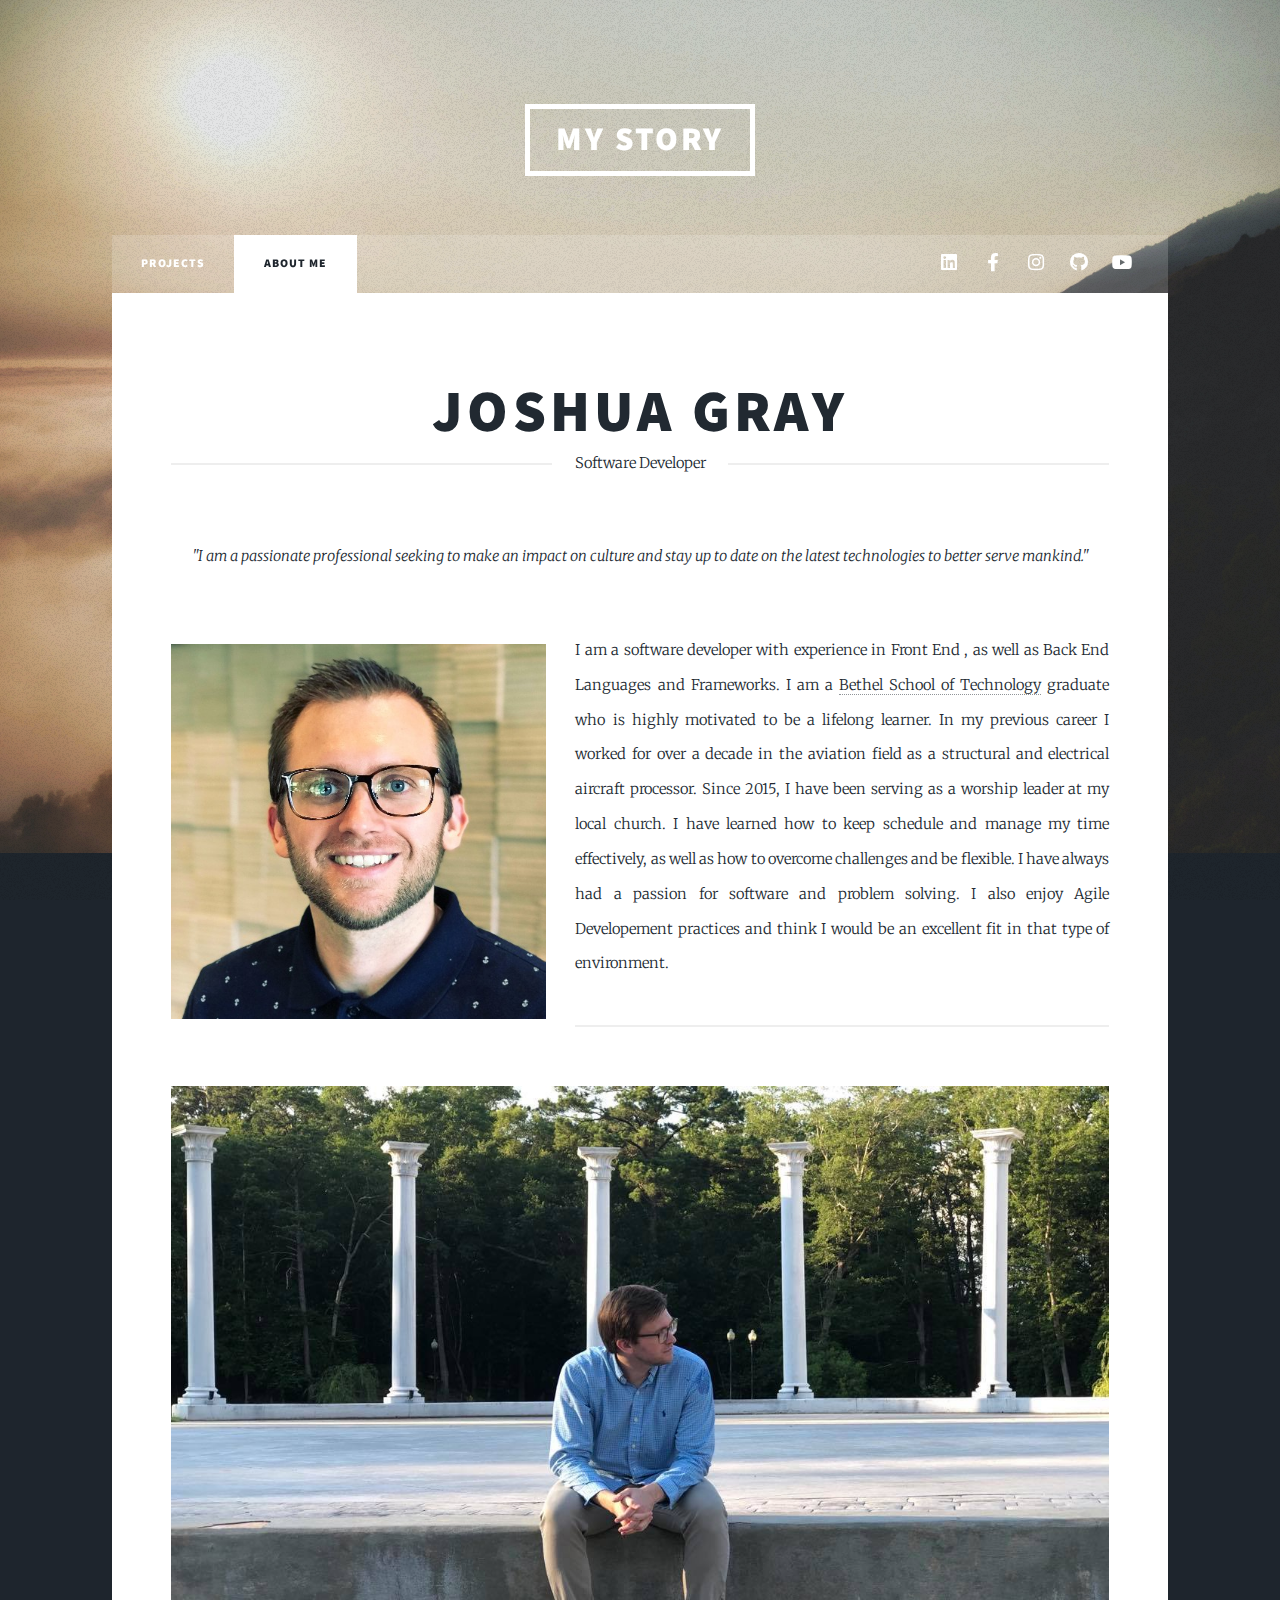
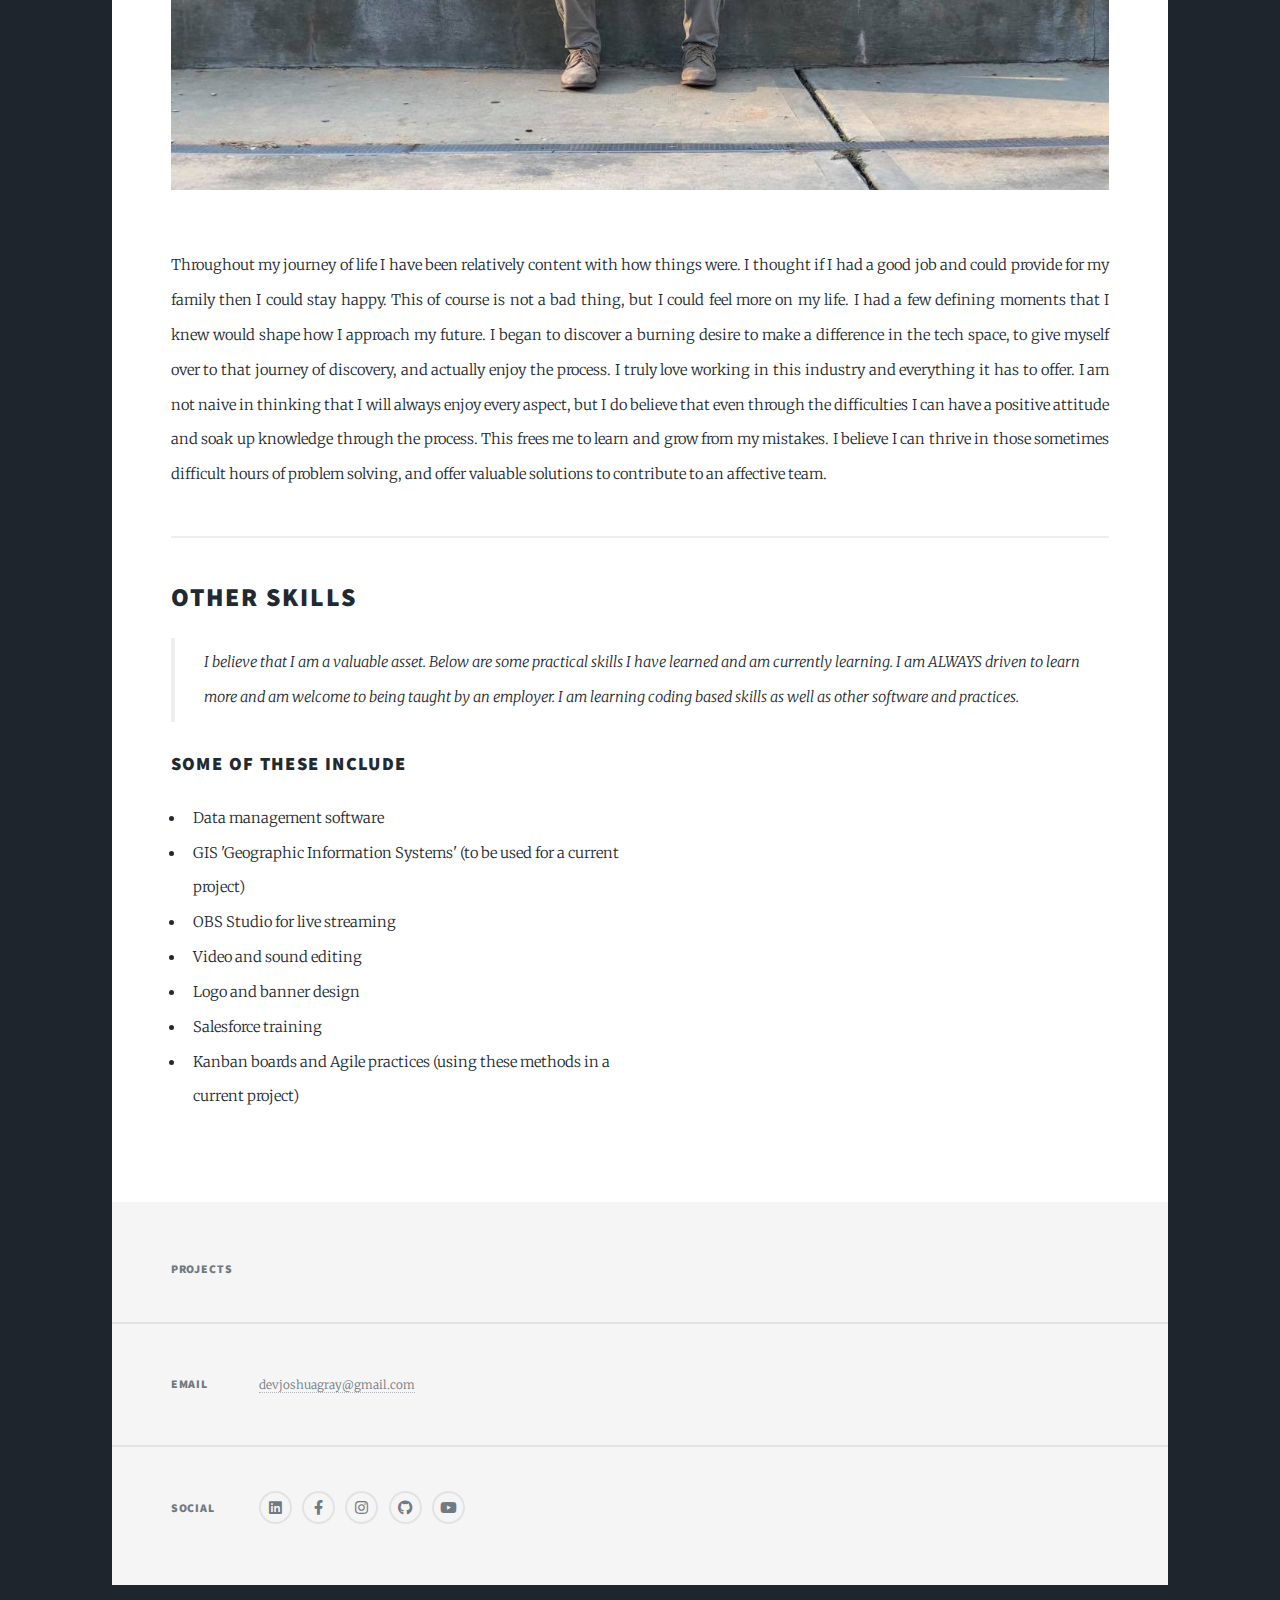
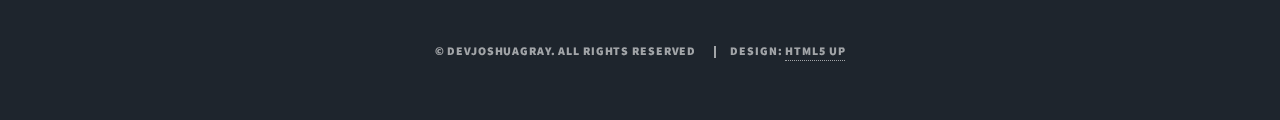
<file: Generic.html>
<!DOCTYPE html>
<!--
	Massively by HTML5 UP
	html5up.net | @ajlkn
	Free for personal and commercial use under the CCA 3.0 license (html5up.net/license)
-->
<html>
  <head>
    <title>Generic Page - Massively by HTML5 UP</title>
    <meta charset="utf-8" />
    <meta
      name="viewport"
      content="width=device-width, initial-scale=1, user-scalable=no"
    />
    <link rel="stylesheet" href="assets/css/main.css" />
    <noscript
      ><link rel="stylesheet" href="assets/css/noscript.css"
    /></noscript>
  </head>
  <body class="is-preload">
    <!-- Wrapper -->
    <div id="wrapper">
      <!-- Header -->
      <header id="header">
        <a class="logo">My story</a>
      </header>

      <!-- Nav -->
      <nav id="nav">
        <ul class="links">
          <li><a href="index.html">Projects</a></li>
          <li class="active"><a href="generic.html">About Me</a></li>
          <!-- <li><a href="elements.html">Contact</a></li> -->
        </ul>
        <ul class="icons">
          <li>
            <a
              href="https://www.linkedin.com/in/joshua-gray-58aa24172/"
              class="icon brands fa-linkedin"
              ><span class="label">Twitter</span></a
            >
          </li>
          <li>
            <a
              href="https://www.facebook.com/josh.gray.942"
              class="icon brands fa-facebook-f"
              ><span class="label">Facebook</span></a
            >
          </li>
          <li>
            <a
              href="https://www.instagram.com/mrjoshiba/"
              class="icon brands fa-instagram"
              ><span class="label">Instagram</span></a
            >
          </li>
          <li>
            <a
              href="https://www.github.com/devJoshuaGray"
              class="icon brands fa-github"
              ><span class="label">GitHub</span></a
            >
          </li>
          <li>
            <a
              href="https://www.youtube.com/channel/UCvokue20cSD7Z477MkuLwiw/featured"
              class="icon brands fa-youtube"
              ><span class="label">youtube</span></a
            >
          </li>
        </ul>
      </nav>

      <!-- Main -->
      <div id="main">
        <!-- Post -->
        <section class="post">
          <header class="major">
            <h1>
              Joshua Gray
            </h1>
            <span class="date">Software Developer</span>
            <p>
              "I am a passionate professional seeking to make an impact on
              culture and stay up to date on the latest technologies to better
              serve mankind."
            </p>
          </header>
          <p>
            <span class="image left"
              ><img src="images/Business Head Shot.jpeg" alt="" /></span
            >I am a software developer with experience in Front End , as well as
            Back End Languages and Frameworks. I am a
            <a href="https://betheltech.net/">Bethel School of Technology</a>
            graduate who is highly motivated to be a lifelong learner. In my
            previous career I worked for over a decade in the aviation field as
            a structural and electrical aircraft processor. Since 2015, I have been serving as a worship leader at my local church. I have learned how to
            keep schedule and manage my time effectively, as well as how to
            overcome challenges and be flexible. I have
            always had a passion for software and problem solving. I also enjoy
            Agile Developement practices and think I would be an excellent fit
            in that type of environment.
          </p>
          <hr>
          <div class="image main"><img src="images/MeLookingLeft.jpg" alt="" /></div>
          <p>
            Throughout my journey of life I have been relatively content with
            how things were. I thought if I had a good job and could provide for
            my family then I could stay happy. This of course is not a bad
            thing, but I could feel more on my life. I had a few defining
            moments that I knew would shape how I approach my future. I began to
            discover a burning desire to make a difference in the tech space, to
            give myself over to that journey of discovery, and actually enjoy the
            process. I truly love working in this industry and everything it has
            to offer. I am not naive in thinking that I will always enjoy every
            aspect, but I do believe that even through the difficulties I can
            have a positive attitude and soak up knowledge through the process. This frees me to learn and grow
            from my mistakes. I believe I can thrive in those sometimes
            difficult hours of problem solving, and offer valuable solutions to
            contribute to an affective team.
          </p>
          <hr></hr>
          <h2>Other Skills</h2>
          <blockquote>
            I believe that I am a valuable asset. Below are some practical skills I have learned and am currently learning. I am ALWAYS driven to learn more and am welcome to being taught by an employer. I am learning coding based skills as well as other software and practices.
          </blockquote>
          <p>
            <div class="row">
              <div class="col-6 col-12-small">
                <h3>Some of these include</h3>
                <ul>
                  <li>Data management software</li>
                  <li>GIS 'Geographic Information Systems' (to be used for a current project)</li>
                  <li>OBS Studio for live streaming</li>
                  <li>Video and sound editing</li>
                  <li>Logo and banner design</li>
                  <li>Salesforce training</li>
                  <li>Kanban boards and Agile practices (using these methods in a current project)</li>
                </ul>
          
          </p>
        </section>
      </div>

      <!-- Footer -->
      <footer id="footer">
        <section class="split contact">
          <section>
            <h3><a href="index.html">Projects</a></h3>
          </section>
          <section>
            <h3>Email</h3>
            <p>
              <a href="mailto: devjoshuagray@gmail.com"
                >devjoshuagray@gmail.com</a
              >
            </p>
          </section>
          <section>
            <h3>Social</h3>
            <ul class="icons alt">
              <li>
                <a
                  href="https://www.linkedin.com/in/joshua-gray-58aa24172/"
                  class="icon brands fa-linkedin"
                  ><span class="label">Twitter</span></a
                >
              </li>
              <li>
                <a
                  href="https://www.facebook.com/josh.gray.942"
                  class="icon brands fa-facebook-f"
                  ><span class="label">Facebook</span></a
                >
              </li>
              <li>
                <a
                  href="https://www.instagram.com/mrjoshiba/"
                  class="icon brands fa-instagram"
                  ><span class="label">Instagram</span></a
                >
              </li>
              <li>
                <a
                  href="https://www.github.com/devJoshuaGray"
                  class="icon brands fa-github"
                  ><span class="label">GitHub</span></a
                >
              </li>
              <li>
                <a
                  href="https://www.youtube.com/channel/UCvokue20cSD7Z477MkuLwiw/featured"
                  class="icon brands fa-youtube"
                  ><span class="label">youtube</span></a
                >
              </li>
            </ul>
          </section>
        </section>
      </footer>

      <!-- Copyright -->
      <div id="copyright">
        <ul>
          <li>&copy; devjoshuagray. all rights reserved</li>
          <li>Design: <a href="https://html5up.net">HTML5 UP</a></li>
        </ul>
      </div>
    </div>

    <!-- Scripts -->
    <script src="assets/js/jquery.min.js"></script>
    <script src="assets/js/jquery.scrollex.min.js"></script>
    <script src="assets/js/jquery.scrolly.min.js"></script>
    <script src="assets/js/browser.min.js"></script>
    <script src="assets/js/breakpoints.min.js"></script>
    <script src="assets/js/util.js"></script>
    <script src="assets/js/main.js"></script>
  </body>
</html>
</file>
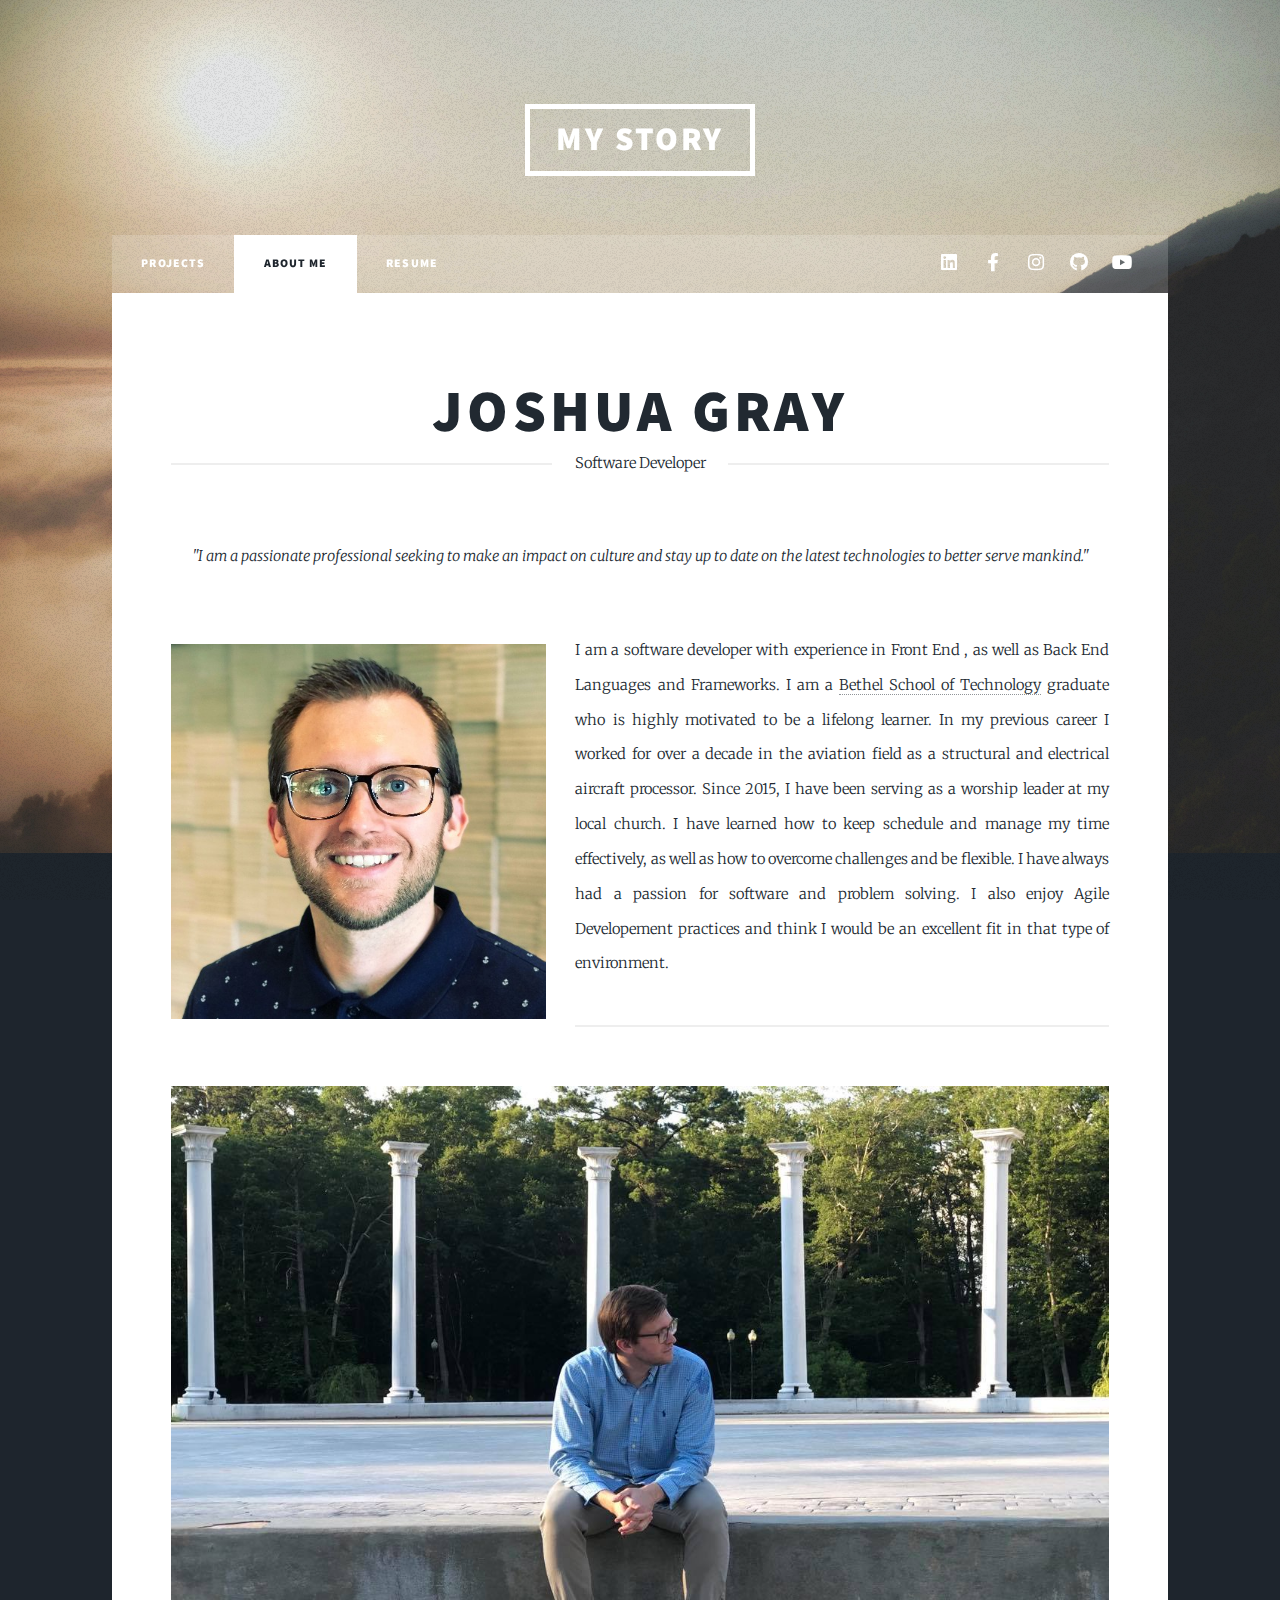
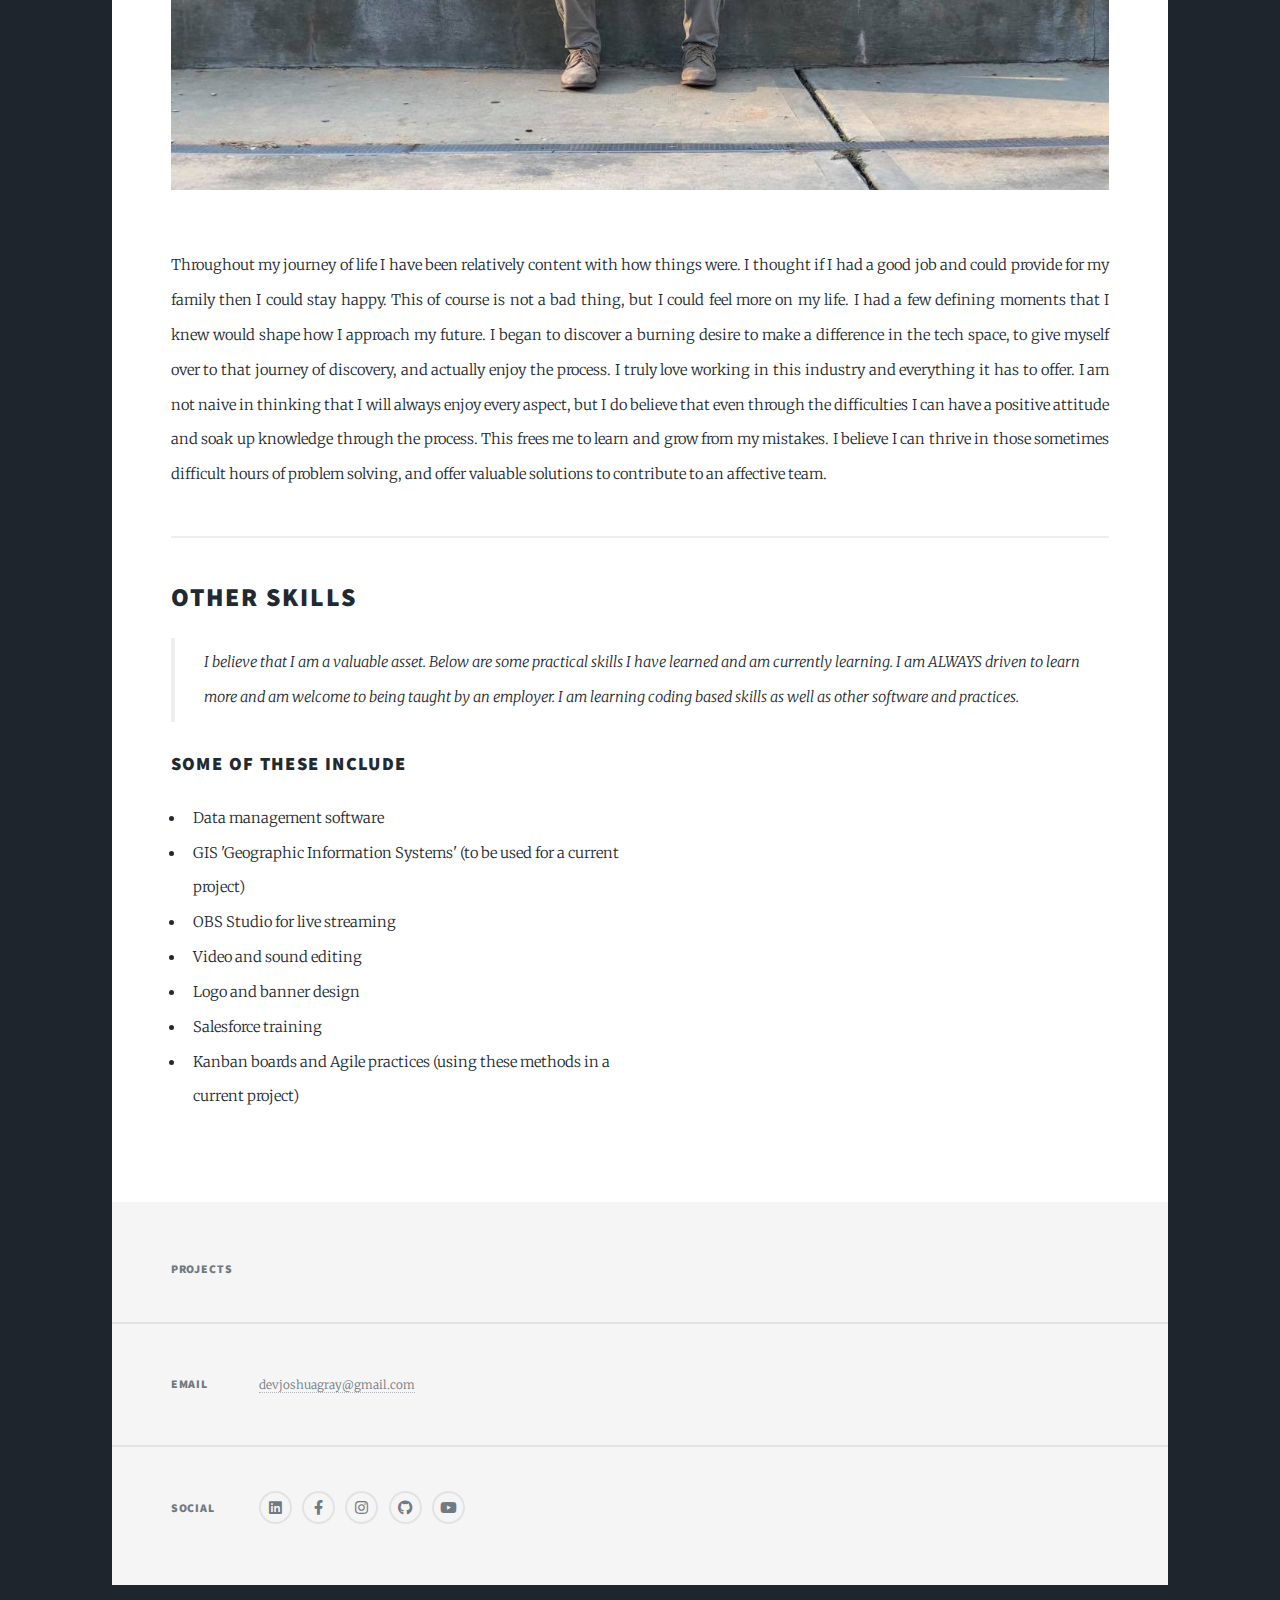
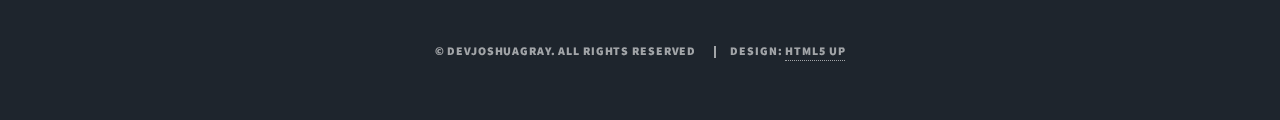
<file: generic.html>
<!DOCTYPE html>
<!--
	Massively by HTML5 UP
	html5up.net | @ajlkn
	Free for personal and commercial use under the CCA 3.0 license (html5up.net/license)
-->
<html>
  <head>
    <title>Joshua Gray - My Story</title>
    <meta charset="utf-8" />
    <meta
      name="viewport"
      content="width=device-width, initial-scale=1, user-scalable=no"
    />
    <link rel="stylesheet" href="assets/css/main.css" />
    <noscript
      ><link rel="stylesheet" href="assets/css/noscript.css"
    /></noscript>
  </head>
  <body class="is-preload">
    <!-- Wrapper -->
    <div id="wrapper">
      <!-- Header -->
      <header id="header">
        <a class="logo">My story</a>
      </header>

      <!-- Nav -->
      <nav id="nav">
        <ul class="links">
          <li><a href="index.html">Projects</a></li>
          <li class="active"><a href="generic.html">About Me</a></li>
          <li>
            <a
              href="https://drive.google.com/file/d/1zy2yrypgASyjeJ5x3bp3TvBfsEcaTvQm/view?usp=sharing"
              >RESUME</a
            >
          </li>
        </ul>
        <ul class="icons">
          <li>
            <a
              href="https://www.linkedin.com/in/joshua-gray-58aa24172/"
              class="icon brands fa-linkedin"
              ><span class="label">Twitter</span></a
            >
          </li>
          <li>
            <a
              href="https://www.facebook.com/josh.gray.942"
              class="icon brands fa-facebook-f"
              ><span class="label">Facebook</span></a
            >
          </li>
          <li>
            <a
              href="https://www.instagram.com/mrjoshiba/"
              class="icon brands fa-instagram"
              ><span class="label">Instagram</span></a
            >
          </li>
          <li>
            <a
              href="https://www.github.com/devJoshuaGray"
              class="icon brands fa-github"
              ><span class="label">GitHub</span></a
            >
          </li>
          <li>
            <a
              href="https://www.youtube.com/channel/UCvokue20cSD7Z477MkuLwiw/featured"
              class="icon brands fa-youtube"
              ><span class="label">youtube</span></a
            >
          </li>
        </ul>
      </nav>


      <!-- Main -->
      <div id="main">
        <!-- Post -->
        <section class="post">
          <header class="major">
            <h1>
              Joshua Gray
            </h1>
            <span class="date">Software Developer</span>
            <p>
              "I am a passionate professional seeking to make an impact on
              culture and stay up to date on the latest technologies to better
              serve mankind."
            </p>
          </header>
          <p>
            <span class="image left"
              ><img src="images/Business Head Shot.jpeg" alt="" /></span
            >I am a software developer with experience in Front End , as well as
            Back End Languages and Frameworks. I am a
            <a href="https://betheltech.net/">Bethel School of Technology</a>
            graduate who is highly motivated to be a lifelong learner. In my
            previous career I worked for over a decade in the aviation field as
            a structural and electrical aircraft processor. Since 2015, I have been serving as a worship leader at my local church. I have learned how to
            keep schedule and manage my time effectively, as well as how to
            overcome challenges and be flexible. I have
            always had a passion for software and problem solving. I also enjoy
            Agile Developement practices and think I would be an excellent fit
            in that type of environment.
          </p>
          <hr>
          <div class="image main"><img src="images/MeLookingLeft.jpg" alt="" /></div>
          <p>
            Throughout my journey of life I have been relatively content with
            how things were. I thought if I had a good job and could provide for
            my family then I could stay happy. This of course is not a bad
            thing, but I could feel more on my life. I had a few defining
            moments that I knew would shape how I approach my future. I began to
            discover a burning desire to make a difference in the tech space, to
            give myself over to that journey of discovery, and actually enjoy the
            process. I truly love working in this industry and everything it has
            to offer. I am not naive in thinking that I will always enjoy every
            aspect, but I do believe that even through the difficulties I can
            have a positive attitude and soak up knowledge through the process. This frees me to learn and grow
            from my mistakes. I believe I can thrive in those sometimes
            difficult hours of problem solving, and offer valuable solutions to
            contribute to an affective team.
          </p>
          <hr></hr>
          <h2>Other Skills</h2>
          <blockquote>
            I believe that I am a valuable asset. Below are some practical skills I have learned and am currently learning. I am ALWAYS driven to learn more and am welcome to being taught by an employer. I am learning coding based skills as well as other software and practices.
          </blockquote>
          <p>
            <div class="row">
              <div class="col-6 col-12-small">
                <h3>Some of these include</h3>
                <ul>
                  <li>Data management software</li>
                  <li>GIS 'Geographic Information Systems' (to be used for a current project)</li>
                  <li>OBS Studio for live streaming</li>
                  <li>Video and sound editing</li>
                  <li>Logo and banner design</li>
                  <li>Salesforce training</li>
                  <li>Kanban boards and Agile practices (using these methods in a current project)</li>
                </ul>
          
          </p>
        </section>
      </div>

      <!-- Footer -->
      <footer id="footer">
        <section class="split contact">
          <section>
            <h3><a href="index.html">Projects</a></h3>
          </section>
          <section>
            <h3>Email</h3>
            <p>
              <a href="mailto: devjoshuagray@gmail.com"
                >devjoshuagray@gmail.com</a
              >
            </p>
          </section>
          <section>
            <h3>Social</h3>
            <ul class="icons alt">
              <li>
                <a
                  href="https://www.linkedin.com/in/joshua-gray-58aa24172/"
                  class="icon brands fa-linkedin"
                  ><span class="label">Twitter</span></a
                >
              </li>
              <li>
                <a
                  href="https://www.facebook.com/josh.gray.942"
                  class="icon brands fa-facebook-f"
                  ><span class="label">Facebook</span></a
                >
              </li>
              <li>
                <a
                  href="https://www.instagram.com/mrjoshiba/"
                  class="icon brands fa-instagram"
                  ><span class="label">Instagram</span></a
                >
              </li>
              <li>
                <a
                  href="https://www.github.com/devJoshuaGray"
                  class="icon brands fa-github"
                  ><span class="label">GitHub</span></a
                >
              </li>
              <li>
                <a
                  href="https://www.youtube.com/channel/UCvokue20cSD7Z477MkuLwiw/featured"
                  class="icon brands fa-youtube"
                  ><span class="label">youtube</span></a
                >
              </li>
            </ul>
          </section>
        </section>
      </footer>

      <!-- Copyright -->
      <div id="copyright">
        <ul>
          <li>&copy; devjoshuagray. all rights reserved</li>
          <li>Design: <a href="https://html5up.net">HTML5 UP</a></li>
        </ul>
      </div>
    </div>

    <!-- Scripts -->
    <script src="assets/js/jquery.min.js"></script>
    <script src="assets/js/jquery.scrollex.min.js"></script>
    <script src="assets/js/jquery.scrolly.min.js"></script>
    <script src="assets/js/browser.min.js"></script>
    <script src="assets/js/breakpoints.min.js"></script>
    <script src="assets/js/util.js"></script>
    <script src="assets/js/main.js"></script>
  </body>
</html>
</file>
<file: assets/css/main.css>
@import url(fontawesome-all.min.css);
@import url('https://fonts.googleapis.com/css?family=Merriweather:300,700,300italic,700italic|Source+Sans+Pro:900');

/*
	Massively by HTML5 UP
	html5up.net | @ajlkn
	Free for personal and commercial use under the CCA 3.0 license (html5up.net/license)
*/

html,
body,
div,
span,
applet,
object,
iframe,
h1,
h2,
h3,
h4,
h5,
h6,
p,
blockquote,
pre,
a,
abbr,
acronym,
address,
big,
cite,
code,
del,
dfn,
em,
img,
ins,
kbd,
q,
s,
samp,
small,
strike,
strong,
sub,
sup,
tt,
var,
b,
u,
i,
center,
dl,
dt,
dd,
ol,
ul,
li,
fieldset,
form,
label,
legend,
table,
caption,
tbody,
tfoot,
thead,
tr,
th,
td,
article,
aside,
canvas,
details,
embed,
figure,
figcaption,
footer,
header,
hgroup,
menu,
nav,
output,
ruby,
section,
summary,
time,
mark,
audio,
video {
  margin: 0;
  padding: 0;
  border: 0;
  font-size: 100%;
  font: inherit;
  vertical-align: baseline;
}

article,
aside,
details,
figcaption,
figure,
footer,
header,
hgroup,
menu,
nav,
section {
  display: block;
}

body {
  line-height: 1;
}

ol,
ul {
  list-style: none;
}

blockquote,
q {
  quotes: none;
}

blockquote:before,
blockquote:after,
q:before,
q:after {
  content: '';
  content: none;
}

table {
  border-collapse: collapse;
  border-spacing: 0;
}

body {
  -webkit-text-size-adjust: none;
}

mark {
  background-color: transparent;
  color: inherit;
}

input::-moz-focus-inner {
  border: 0;
  padding: 0;
}

input,
select,
textarea {
  -moz-appearance: none;
  -webkit-appearance: none;
  -ms-appearance: none;
  appearance: none;
}

/* Basic */

@-ms-viewport {
  width: device-width;
}

body {
  -ms-overflow-style: scrollbar;
}

@media screen and (max-width: 480px) {
  html,
  body {
    min-width: 320px;
  }
}

html {
  box-sizing: border-box;
}

*,
*:before,
*:after {
  box-sizing: inherit;
}

body {
  background-color: #1e252d;
}

body.is-preload *,
body.is-preload *:before,
body.is-preload *:after {
  -moz-animation: none !important;
  -webkit-animation: none !important;
  -ms-animation: none !important;
  animation: none !important;
  -moz-transition: none !important;
  -webkit-transition: none !important;
  -ms-transition: none !important;
  transition: none !important;
}

/* Type */

html {
  font-size: 16pt;
}

@media screen and (max-width: 1680px) {
  html {
    font-size: 12pt;
  }
}

@media screen and (max-width: 1280px) {
  html {
    font-size: 11pt;
  }
}

@media screen and (max-width: 360px) {
  html {
    font-size: 10pt;
  }
}

body {
  color: #212931;
}

body,
input,
select,
textarea {
  font-family: 'Merriweather', Georgia, serif;
  font-weight: 300;
  font-size: 1rem;
  line-height: 2.375;
}

a {
  -moz-transition: color 0.2s ease-in-out, background-color 0.2s ease-in-out,
    border-color 0.2s ease-in-out, box-shadow 0.2s ease-in-out;
  -webkit-transition: color 0.2s ease-in-out, background-color 0.2s ease-in-out,
    border-color 0.2s ease-in-out, box-shadow 0.2s ease-in-out;
  -ms-transition: color 0.2s ease-in-out, background-color 0.2s ease-in-out,
    border-color 0.2s ease-in-out, box-shadow 0.2s ease-in-out;
  transition: color 0.2s ease-in-out, background-color 0.2s ease-in-out,
    border-color 0.2s ease-in-out, box-shadow 0.2s ease-in-out;
  border-bottom: dotted 1px;
  text-decoration: none;
}

a:hover {
  border-bottom-color: transparent;
}

strong,
b {
  font-weight: 600;
}

em,
i {
  font-style: italic;
}

p {
  text-align: justify;
  margin: 0 0 2rem 0;
}

h1,
h2,
h3,
h4,
h5,
h6 {
  font-family: 'Source Sans Pro', Helvetica, sans-serif;
  font-weight: 900;
  line-height: 1.5;
  letter-spacing: 0.075em;
  text-transform: uppercase;
  margin: 0 0 1rem 0;
}

h1 a,
h2 a,
h3 a,
h4 a,
h5 a,
h6 a {
  border-bottom: 0;
  color: inherit;
  text-decoration: none;
}

h1 {
  font-size: 4rem;
  line-height: 1.1;
  margin: 0 0 2rem 0;
}

h2 {
  font-size: 1.75rem;
  line-height: 1.3;
  margin: 0 0 1.5rem 0;
}

h3 {
  font-size: 1.25rem;
  margin: 0 0 1.5rem 0;
}

h4 {
  font-size: 1rem;
}

h5 {
  font-size: 0.9rem;
}

h6 {
  font-size: 0.8rem;
}

sub {
  font-size: 0.8rem;
  position: relative;
  top: 0.5rem;
}

sup {
  font-size: 0.8rem;
  position: relative;
  top: -0.5rem;
}

blockquote {
  border-left: solid 4px;
  font-style: italic;
  margin: 0 0 2rem 0;
  padding: 0.5rem 0 0.5rem 2rem;
}

code {
  border: solid 2px;
  font-family: 'Courier New', monospace;
  font-size: 0.9rem;
  margin: 0 0.25rem;
  padding: 0.25rem 0.65rem;
}

pre {
  -webkit-overflow-scrolling: touch;
  font-family: 'Courier New', monospace;
  font-size: 0.9rem;
  margin: 0 0 2rem 0;
}

pre code {
  display: block;
  line-height: 1.75;
  padding: 1rem 1.5rem;
  overflow-x: auto;
}

hr {
  border: 0;
  border-bottom: solid 2px;
  margin: 3rem 0;
}

hr.major {
  margin: 5rem 0;
}

.align-left {
  text-align: left;
}

.align-center {
  text-align: center;
}

.align-right {
  text-align: right;
}

input,
select,
textarea {
  color: #212931;
}

a {
  color: #212931;
  border-bottom-color: rgba(33, 41, 49, 0.5);
}

a:hover {
  border-bottom-color: transparent;
  color: #18bfef !important;
}

strong,
b {
  color: #212931;
}

h1,
h2,
h3,
h4,
h5,
h6 {
  color: #212931;
}

blockquote {
  border-left-color: #eeeeee;
}

code {
  background: rgba(220, 220, 220, 0.25);
  border-color: #eeeeee;
}

hr {
  border-bottom-color: #eeeeee;
}

/* Row */

.row {
  display: flex;
  flex-wrap: wrap;
  box-sizing: border-box;
  align-items: stretch;
}

.row > * {
  box-sizing: border-box;
}

.row.gtr-uniform > * > :last-child {
  margin-bottom: 0;
}

.row.aln-left {
  justify-content: flex-start;
}

.row.aln-center {
  justify-content: center;
}

.row.aln-right {
  justify-content: flex-end;
}

.row.aln-top {
  align-items: flex-start;
}

.row.aln-middle {
  align-items: center;
}

.row.aln-bottom {
  align-items: flex-end;
}

.row > .imp {
  order: -1;
}

.row > .col-1 {
  width: 8.33333%;
}

.row > .off-1 {
  margin-left: 8.33333%;
}

.row > .col-2 {
  width: 16.66667%;
}

.row > .off-2 {
  margin-left: 16.66667%;
}

.row > .col-3 {
  width: 25%;
}

.row > .off-3 {
  margin-left: 25%;
}

.row > .col-4 {
  width: 33.33333%;
}

.row > .off-4 {
  margin-left: 33.33333%;
}

.row > .col-5 {
  width: 41.66667%;
}

.row > .off-5 {
  margin-left: 41.66667%;
}

.row > .col-6 {
  width: 50%;
}

.row > .off-6 {
  margin-left: 50%;
}

.row > .col-7 {
  width: 58.33333%;
}

.row > .off-7 {
  margin-left: 58.33333%;
}

.row > .col-8 {
  width: 66.66667%;
}

.row > .off-8 {
  margin-left: 66.66667%;
}

.row > .col-9 {
  width: 75%;
}

.row > .off-9 {
  margin-left: 75%;
}

.row > .col-10 {
  width: 83.33333%;
}

.row > .off-10 {
  margin-left: 83.33333%;
}

.row > .col-11 {
  width: 91.66667%;
}

.row > .off-11 {
  margin-left: 91.66667%;
}

.row > .col-12 {
  width: 100%;
}

.row > .off-12 {
  margin-left: 100%;
}

.row.gtr-0 {
  margin-top: 0;
  margin-left: 0rem;
}

.row.gtr-0 > * {
  padding: 0 0 0 0rem;
}

.row.gtr-0.gtr-uniform {
  margin-top: 0rem;
}

.row.gtr-0.gtr-uniform > * {
  padding-top: 0rem;
}

.row.gtr-25 {
  margin-top: 0;
  margin-left: -0.375rem;
}

.row.gtr-25 > * {
  padding: 0 0 0 0.375rem;
}

.row.gtr-25.gtr-uniform {
  margin-top: -0.375rem;
}

.row.gtr-25.gtr-uniform > * {
  padding-top: 0.375rem;
}

.row.gtr-50 {
  margin-top: 0;
  margin-left: -0.75rem;
}

.row.gtr-50 > * {
  padding: 0 0 0 0.75rem;
}

.row.gtr-50.gtr-uniform {
  margin-top: -0.75rem;
}

.row.gtr-50.gtr-uniform > * {
  padding-top: 0.75rem;
}

.row {
  margin-top: 0;
  margin-left: -1.5rem;
}

.row > * {
  padding: 0 0 0 1.5rem;
}

.row.gtr-uniform {
  margin-top: -1.5rem;
}

.row.gtr-uniform > * {
  padding-top: 1.5rem;
}

.row.gtr-150 {
  margin-top: 0;
  margin-left: -2.25rem;
}

.row.gtr-150 > * {
  padding: 0 0 0 2.25rem;
}

.row.gtr-150.gtr-uniform {
  margin-top: -2.25rem;
}

.row.gtr-150.gtr-uniform > * {
  padding-top: 2.25rem;
}

.row.gtr-200 {
  margin-top: 0;
  margin-left: -3rem;
}

.row.gtr-200 > * {
  padding: 0 0 0 3rem;
}

.row.gtr-200.gtr-uniform {
  margin-top: -3rem;
}

.row.gtr-200.gtr-uniform > * {
  padding-top: 3rem;
}

@media screen and (max-width: 1680px) {
  .row {
    display: flex;
    flex-wrap: wrap;
    box-sizing: border-box;
    align-items: stretch;
  }

  .row > * {
    box-sizing: border-box;
  }

  .row.gtr-uniform > * > :last-child {
    margin-bottom: 0;
  }

  .row.aln-left {
    justify-content: flex-start;
  }

  .row.aln-center {
    justify-content: center;
  }

  .row.aln-right {
    justify-content: flex-end;
  }

  .row.aln-top {
    align-items: flex-start;
  }

  .row.aln-middle {
    align-items: center;
  }

  .row.aln-bottom {
    align-items: flex-end;
  }

  .row > .imp-xlarge {
    order: -1;
  }

  .row > .col-1-xlarge {
    width: 8.33333%;
  }

  .row > .off-1-xlarge {
    margin-left: 8.33333%;
  }

  .row > .col-2-xlarge {
    width: 16.66667%;
  }

  .row > .off-2-xlarge {
    margin-left: 16.66667%;
  }

  .row > .col-3-xlarge {
    width: 25%;
  }

  .row > .off-3-xlarge {
    margin-left: 25%;
  }

  .row > .col-4-xlarge {
    width: 33.33333%;
  }

  .row > .off-4-xlarge {
    margin-left: 33.33333%;
  }

  .row > .col-5-xlarge {
    width: 41.66667%;
  }

  .row > .off-5-xlarge {
    margin-left: 41.66667%;
  }

  .row > .col-6-xlarge {
    width: 50%;
  }

  .row > .off-6-xlarge {
    margin-left: 50%;
  }

  .row > .col-7-xlarge {
    width: 58.33333%;
  }

  .row > .off-7-xlarge {
    margin-left: 58.33333%;
  }

  .row > .col-8-xlarge {
    width: 66.66667%;
  }

  .row > .off-8-xlarge {
    margin-left: 66.66667%;
  }

  .row > .col-9-xlarge {
    width: 75%;
  }

  .row > .off-9-xlarge {
    margin-left: 75%;
  }

  .row > .col-10-xlarge {
    width: 83.33333%;
  }

  .row > .off-10-xlarge {
    margin-left: 83.33333%;
  }

  .row > .col-11-xlarge {
    width: 91.66667%;
  }

  .row > .off-11-xlarge {
    margin-left: 91.66667%;
  }

  .row > .col-12-xlarge {
    width: 100%;
  }

  .row > .off-12-xlarge {
    margin-left: 100%;
  }

  .row.gtr-0 {
    margin-top: 0;
    margin-left: 0rem;
  }

  .row.gtr-0 > * {
    padding: 0 0 0 0rem;
  }

  .row.gtr-0.gtr-uniform {
    margin-top: 0rem;
  }

  .row.gtr-0.gtr-uniform > * {
    padding-top: 0rem;
  }

  .row.gtr-25 {
    margin-top: 0;
    margin-left: -0.375rem;
  }

  .row.gtr-25 > * {
    padding: 0 0 0 0.375rem;
  }

  .row.gtr-25.gtr-uniform {
    margin-top: -0.375rem;
  }

  .row.gtr-25.gtr-uniform > * {
    padding-top: 0.375rem;
  }

  .row.gtr-50 {
    margin-top: 0;
    margin-left: -0.75rem;
  }

  .row.gtr-50 > * {
    padding: 0 0 0 0.75rem;
  }

  .row.gtr-50.gtr-uniform {
    margin-top: -0.75rem;
  }

  .row.gtr-50.gtr-uniform > * {
    padding-top: 0.75rem;
  }

  .row {
    margin-top: 0;
    margin-left: -1.5rem;
  }

  .row > * {
    padding: 0 0 0 1.5rem;
  }

  .row.gtr-uniform {
    margin-top: -1.5rem;
  }

  .row.gtr-uniform > * {
    padding-top: 1.5rem;
  }

  .row.gtr-150 {
    margin-top: 0;
    margin-left: -2.25rem;
  }

  .row.gtr-150 > * {
    padding: 0 0 0 2.25rem;
  }

  .row.gtr-150.gtr-uniform {
    margin-top: -2.25rem;
  }

  .row.gtr-150.gtr-uniform > * {
    padding-top: 2.25rem;
  }

  .row.gtr-200 {
    margin-top: 0;
    margin-left: -3rem;
  }

  .row.gtr-200 > * {
    padding: 0 0 0 3rem;
  }

  .row.gtr-200.gtr-uniform {
    margin-top: -3rem;
  }

  .row.gtr-200.gtr-uniform > * {
    padding-top: 3rem;
  }
}

@media screen and (max-width: 1280px) {
  .row {
    display: flex;
    flex-wrap: wrap;
    box-sizing: border-box;
    align-items: stretch;
  }

  .row > * {
    box-sizing: border-box;
  }

  .row.gtr-uniform > * > :last-child {
    margin-bottom: 0;
  }

  .row.aln-left {
    justify-content: flex-start;
  }

  .row.aln-center {
    justify-content: center;
  }

  .row.aln-right {
    justify-content: flex-end;
  }

  .row.aln-top {
    align-items: flex-start;
  }

  .row.aln-middle {
    align-items: center;
  }

  .row.aln-bottom {
    align-items: flex-end;
  }

  .row > .imp-large {
    order: -1;
  }

  .row > .col-1-large {
    width: 8.33333%;
  }

  .row > .off-1-large {
    margin-left: 8.33333%;
  }

  .row > .col-2-large {
    width: 16.66667%;
  }

  .row > .off-2-large {
    margin-left: 16.66667%;
  }

  .row > .col-3-large {
    width: 25%;
  }

  .row > .off-3-large {
    margin-left: 25%;
  }

  .row > .col-4-large {
    width: 33.33333%;
  }

  .row > .off-4-large {
    margin-left: 33.33333%;
  }

  .row > .col-5-large {
    width: 41.66667%;
  }

  .row > .off-5-large {
    margin-left: 41.66667%;
  }

  .row > .col-6-large {
    width: 50%;
  }

  .row > .off-6-large {
    margin-left: 50%;
  }

  .row > .col-7-large {
    width: 58.33333%;
  }

  .row > .off-7-large {
    margin-left: 58.33333%;
  }

  .row > .col-8-large {
    width: 66.66667%;
  }

  .row > .off-8-large {
    margin-left: 66.66667%;
  }

  .row > .col-9-large {
    width: 75%;
  }

  .row > .off-9-large {
    margin-left: 75%;
  }

  .row > .col-10-large {
    width: 83.33333%;
  }

  .row > .off-10-large {
    margin-left: 83.33333%;
  }

  .row > .col-11-large {
    width: 91.66667%;
  }

  .row > .off-11-large {
    margin-left: 91.66667%;
  }

  .row > .col-12-large {
    width: 100%;
  }

  .row > .off-12-large {
    margin-left: 100%;
  }

  .row.gtr-0 {
    margin-top: 0;
    margin-left: 0rem;
  }

  .row.gtr-0 > * {
    padding: 0 0 0 0rem;
  }

  .row.gtr-0.gtr-uniform {
    margin-top: 0rem;
  }

  .row.gtr-0.gtr-uniform > * {
    padding-top: 0rem;
  }

  .row.gtr-25 {
    margin-top: 0;
    margin-left: -0.375rem;
  }

  .row.gtr-25 > * {
    padding: 0 0 0 0.375rem;
  }

  .row.gtr-25.gtr-uniform {
    margin-top: -0.375rem;
  }

  .row.gtr-25.gtr-uniform > * {
    padding-top: 0.375rem;
  }

  .row.gtr-50 {
    margin-top: 0;
    margin-left: -0.75rem;
  }

  .row.gtr-50 > * {
    padding: 0 0 0 0.75rem;
  }

  .row.gtr-50.gtr-uniform {
    margin-top: -0.75rem;
  }

  .row.gtr-50.gtr-uniform > * {
    padding-top: 0.75rem;
  }

  .row {
    margin-top: 0;
    margin-left: -1.5rem;
  }

  .row > * {
    padding: 0 0 0 1.5rem;
  }

  .row.gtr-uniform {
    margin-top: -1.5rem;
  }

  .row.gtr-uniform > * {
    padding-top: 1.5rem;
  }

  .row.gtr-150 {
    margin-top: 0;
    margin-left: -2.25rem;
  }

  .row.gtr-150 > * {
    padding: 0 0 0 2.25rem;
  }

  .row.gtr-150.gtr-uniform {
    margin-top: -2.25rem;
  }

  .row.gtr-150.gtr-uniform > * {
    padding-top: 2.25rem;
  }

  .row.gtr-200 {
    margin-top: 0;
    margin-left: -3rem;
  }

  .row.gtr-200 > * {
    padding: 0 0 0 3rem;
  }

  .row.gtr-200.gtr-uniform {
    margin-top: -3rem;
  }

  .row.gtr-200.gtr-uniform > * {
    padding-top: 3rem;
  }
}

@media screen and (max-width: 980px) {
  .row {
    display: flex;
    flex-wrap: wrap;
    box-sizing: border-box;
    align-items: stretch;
  }

  .row > * {
    box-sizing: border-box;
  }

  .row.gtr-uniform > * > :last-child {
    margin-bottom: 0;
  }

  .row.aln-left {
    justify-content: flex-start;
  }

  .row.aln-center {
    justify-content: center;
  }

  .row.aln-right {
    justify-content: flex-end;
  }

  .row.aln-top {
    align-items: flex-start;
  }

  .row.aln-middle {
    align-items: center;
  }

  .row.aln-bottom {
    align-items: flex-end;
  }

  .row > .imp-medium {
    order: -1;
  }

  .row > .col-1-medium {
    width: 8.33333%;
  }

  .row > .off-1-medium {
    margin-left: 8.33333%;
  }

  .row > .col-2-medium {
    width: 16.66667%;
  }

  .row > .off-2-medium {
    margin-left: 16.66667%;
  }

  .row > .col-3-medium {
    width: 25%;
  }

  .row > .off-3-medium {
    margin-left: 25%;
  }

  .row > .col-4-medium {
    width: 33.33333%;
  }

  .row > .off-4-medium {
    margin-left: 33.33333%;
  }

  .row > .col-5-medium {
    width: 41.66667%;
  }

  .row > .off-5-medium {
    margin-left: 41.66667%;
  }

  .row > .col-6-medium {
    width: 50%;
  }

  .row > .off-6-medium {
    margin-left: 50%;
  }

  .row > .col-7-medium {
    width: 58.33333%;
  }

  .row > .off-7-medium {
    margin-left: 58.33333%;
  }

  .row > .col-8-medium {
    width: 66.66667%;
  }

  .row > .off-8-medium {
    margin-left: 66.66667%;
  }

  .row > .col-9-medium {
    width: 75%;
  }

  .row > .off-9-medium {
    margin-left: 75%;
  }

  .row > .col-10-medium {
    width: 83.33333%;
  }

  .row > .off-10-medium {
    margin-left: 83.33333%;
  }

  .row > .col-11-medium {
    width: 91.66667%;
  }

  .row > .off-11-medium {
    margin-left: 91.66667%;
  }

  .row > .col-12-medium {
    width: 100%;
  }

  .row > .off-12-medium {
    margin-left: 100%;
  }

  .row.gtr-0 {
    margin-top: 0;
    margin-left: 0rem;
  }

  .row.gtr-0 > * {
    padding: 0 0 0 0rem;
  }

  .row.gtr-0.gtr-uniform {
    margin-top: 0rem;
  }

  .row.gtr-0.gtr-uniform > * {
    padding-top: 0rem;
  }

  .row.gtr-25 {
    margin-top: 0;
    margin-left: -0.375rem;
  }

  .row.gtr-25 > * {
    padding: 0 0 0 0.375rem;
  }

  .row.gtr-25.gtr-uniform {
    margin-top: -0.375rem;
  }

  .row.gtr-25.gtr-uniform > * {
    padding-top: 0.375rem;
  }

  .row.gtr-50 {
    margin-top: 0;
    margin-left: -0.75rem;
  }

  .row.gtr-50 > * {
    padding: 0 0 0 0.75rem;
  }

  .row.gtr-50.gtr-uniform {
    margin-top: -0.75rem;
  }

  .row.gtr-50.gtr-uniform > * {
    padding-top: 0.75rem;
  }

  .row {
    margin-top: 0;
    margin-left: -1.5rem;
  }

  .row > * {
    padding: 0 0 0 1.5rem;
  }

  .row.gtr-uniform {
    margin-top: -1.5rem;
  }

  .row.gtr-uniform > * {
    padding-top: 1.5rem;
  }

  .row.gtr-150 {
    margin-top: 0;
    margin-left: -2.25rem;
  }

  .row.gtr-150 > * {
    padding: 0 0 0 2.25rem;
  }

  .row.gtr-150.gtr-uniform {
    margin-top: -2.25rem;
  }

  .row.gtr-150.gtr-uniform > * {
    padding-top: 2.25rem;
  }

  .row.gtr-200 {
    margin-top: 0;
    margin-left: -3rem;
  }

  .row.gtr-200 > * {
    padding: 0 0 0 3rem;
  }

  .row.gtr-200.gtr-uniform {
    margin-top: -3rem;
  }

  .row.gtr-200.gtr-uniform > * {
    padding-top: 3rem;
  }
}

@media screen and (max-width: 736px) {
  .row {
    display: flex;
    flex-wrap: wrap;
    box-sizing: border-box;
    align-items: stretch;
  }

  .row > * {
    box-sizing: border-box;
  }

  .row.gtr-uniform > * > :last-child {
    margin-bottom: 0;
  }

  .row.aln-left {
    justify-content: flex-start;
  }

  .row.aln-center {
    justify-content: center;
  }

  .row.aln-right {
    justify-content: flex-end;
  }

  .row.aln-top {
    align-items: flex-start;
  }

  .row.aln-middle {
    align-items: center;
  }

  .row.aln-bottom {
    align-items: flex-end;
  }

  .row > .imp-small {
    order: -1;
  }

  .row > .col-1-small {
    width: 8.33333%;
  }

  .row > .off-1-small {
    margin-left: 8.33333%;
  }

  .row > .col-2-small {
    width: 16.66667%;
  }

  .row > .off-2-small {
    margin-left: 16.66667%;
  }

  .row > .col-3-small {
    width: 25%;
  }

  .row > .off-3-small {
    margin-left: 25%;
  }

  .row > .col-4-small {
    width: 33.33333%;
  }

  .row > .off-4-small {
    margin-left: 33.33333%;
  }

  .row > .col-5-small {
    width: 41.66667%;
  }

  .row > .off-5-small {
    margin-left: 41.66667%;
  }

  .row > .col-6-small {
    width: 50%;
  }

  .row > .off-6-small {
    margin-left: 50%;
  }

  .row > .col-7-small {
    width: 58.33333%;
  }

  .row > .off-7-small {
    margin-left: 58.33333%;
  }

  .row > .col-8-small {
    width: 66.66667%;
  }

  .row > .off-8-small {
    margin-left: 66.66667%;
  }

  .row > .col-9-small {
    width: 75%;
  }

  .row > .off-9-small {
    margin-left: 75%;
  }

  .row > .col-10-small {
    width: 83.33333%;
  }

  .row > .off-10-small {
    margin-left: 83.33333%;
  }

  .row > .col-11-small {
    width: 91.66667%;
  }

  .row > .off-11-small {
    margin-left: 91.66667%;
  }

  .row > .col-12-small {
    width: 100%;
  }

  .row > .off-12-small {
    margin-left: 100%;
  }

  .row.gtr-0 {
    margin-top: 0;
    margin-left: 0rem;
  }

  .row.gtr-0 > * {
    padding: 0 0 0 0rem;
  }

  .row.gtr-0.gtr-uniform {
    margin-top: 0rem;
  }

  .row.gtr-0.gtr-uniform > * {
    padding-top: 0rem;
  }

  .row.gtr-25 {
    margin-top: 0;
    margin-left: -0.375rem;
  }

  .row.gtr-25 > * {
    padding: 0 0 0 0.375rem;
  }

  .row.gtr-25.gtr-uniform {
    margin-top: -0.375rem;
  }

  .row.gtr-25.gtr-uniform > * {
    padding-top: 0.375rem;
  }

  .row.gtr-50 {
    margin-top: 0;
    margin-left: -0.75rem;
  }

  .row.gtr-50 > * {
    padding: 0 0 0 0.75rem;
  }

  .row.gtr-50.gtr-uniform {
    margin-top: -0.75rem;
  }

  .row.gtr-50.gtr-uniform > * {
    padding-top: 0.75rem;
  }

  .row {
    margin-top: 0;
    margin-left: -1.5rem;
  }

  .row > * {
    padding: 0 0 0 1.5rem;
  }

  .row.gtr-uniform {
    margin-top: -1.5rem;
  }

  .row.gtr-uniform > * {
    padding-top: 1.5rem;
  }

  .row.gtr-150 {
    margin-top: 0;
    margin-left: -2.25rem;
  }

  .row.gtr-150 > * {
    padding: 0 0 0 2.25rem;
  }

  .row.gtr-150.gtr-uniform {
    margin-top: -2.25rem;
  }

  .row.gtr-150.gtr-uniform > * {
    padding-top: 2.25rem;
  }

  .row.gtr-200 {
    margin-top: 0;
    margin-left: -3rem;
  }

  .row.gtr-200 > * {
    padding: 0 0 0 3rem;
  }

  .row.gtr-200.gtr-uniform {
    margin-top: -3rem;
  }

  .row.gtr-200.gtr-uniform > * {
    padding-top: 3rem;
  }
}

@media screen and (max-width: 480px) {
  .row {
    display: flex;
    flex-wrap: wrap;
    box-sizing: border-box;
    align-items: stretch;
  }

  .row > * {
    box-sizing: border-box;
  }

  .row.gtr-uniform > * > :last-child {
    margin-bottom: 0;
  }

  .row.aln-left {
    justify-content: flex-start;
  }

  .row.aln-center {
    justify-content: center;
  }

  .row.aln-right {
    justify-content: flex-end;
  }

  .row.aln-top {
    align-items: flex-start;
  }

  .row.aln-middle {
    align-items: center;
  }

  .row.aln-bottom {
    align-items: flex-end;
  }

  .row > .imp-xsmall {
    order: -1;
  }

  .row > .col-1-xsmall {
    width: 8.33333%;
  }

  .row > .off-1-xsmall {
    margin-left: 8.33333%;
  }

  .row > .col-2-xsmall {
    width: 16.66667%;
  }

  .row > .off-2-xsmall {
    margin-left: 16.66667%;
  }

  .row > .col-3-xsmall {
    width: 25%;
  }

  .row > .off-3-xsmall {
    margin-left: 25%;
  }

  .row > .col-4-xsmall {
    width: 33.33333%;
  }

  .row > .off-4-xsmall {
    margin-left: 33.33333%;
  }

  .row > .col-5-xsmall {
    width: 41.66667%;
  }

  .row > .off-5-xsmall {
    margin-left: 41.66667%;
  }

  .row > .col-6-xsmall {
    width: 50%;
  }

  .row > .off-6-xsmall {
    margin-left: 50%;
  }

  .row > .col-7-xsmall {
    width: 58.33333%;
  }

  .row > .off-7-xsmall {
    margin-left: 58.33333%;
  }

  .row > .col-8-xsmall {
    width: 66.66667%;
  }

  .row > .off-8-xsmall {
    margin-left: 66.66667%;
  }

  .row > .col-9-xsmall {
    width: 75%;
  }

  .row > .off-9-xsmall {
    margin-left: 75%;
  }

  .row > .col-10-xsmall {
    width: 83.33333%;
  }

  .row > .off-10-xsmall {
    margin-left: 83.33333%;
  }

  .row > .col-11-xsmall {
    width: 91.66667%;
  }

  .row > .off-11-xsmall {
    margin-left: 91.66667%;
  }

  .row > .col-12-xsmall {
    width: 100%;
  }

  .row > .off-12-xsmall {
    margin-left: 100%;
  }

  .row.gtr-0 {
    margin-top: 0;
    margin-left: 0rem;
  }

  .row.gtr-0 > * {
    padding: 0 0 0 0rem;
  }

  .row.gtr-0.gtr-uniform {
    margin-top: 0rem;
  }

  .row.gtr-0.gtr-uniform > * {
    padding-top: 0rem;
  }

  .row.gtr-25 {
    margin-top: 0;
    margin-left: -0.375rem;
  }

  .row.gtr-25 > * {
    padding: 0 0 0 0.375rem;
  }

  .row.gtr-25.gtr-uniform {
    margin-top: -0.375rem;
  }

  .row.gtr-25.gtr-uniform > * {
    padding-top: 0.375rem;
  }

  .row.gtr-50 {
    margin-top: 0;
    margin-left: -0.75rem;
  }

  .row.gtr-50 > * {
    padding: 0 0 0 0.75rem;
  }

  .row.gtr-50.gtr-uniform {
    margin-top: -0.75rem;
  }

  .row.gtr-50.gtr-uniform > * {
    padding-top: 0.75rem;
  }

  .row {
    margin-top: 0;
    margin-left: -1.5rem;
  }

  .row > * {
    padding: 0 0 0 1.5rem;
  }

  .row.gtr-uniform {
    margin-top: -1.5rem;
  }

  .row.gtr-uniform > * {
    padding-top: 1.5rem;
  }

  .row.gtr-150 {
    margin-top: 0;
    margin-left: -2.25rem;
  }

  .row.gtr-150 > * {
    padding: 0 0 0 2.25rem;
  }

  .row.gtr-150.gtr-uniform {
    margin-top: -2.25rem;
  }

  .row.gtr-150.gtr-uniform > * {
    padding-top: 2.25rem;
  }

  .row.gtr-200 {
    margin-top: 0;
    margin-left: -3rem;
  }

  .row.gtr-200 > * {
    padding: 0 0 0 3rem;
  }

  .row.gtr-200.gtr-uniform {
    margin-top: -3rem;
  }

  .row.gtr-200.gtr-uniform > * {
    padding-top: 3rem;
  }
}

@media screen and (max-width: 360px) {
  .row {
    display: flex;
    flex-wrap: wrap;
    box-sizing: border-box;
    align-items: stretch;
  }

  .row > * {
    box-sizing: border-box;
  }

  .row.gtr-uniform > * > :last-child {
    margin-bottom: 0;
  }

  .row.aln-left {
    justify-content: flex-start;
  }

  .row.aln-center {
    justify-content: center;
  }

  .row.aln-right {
    justify-content: flex-end;
  }

  .row.aln-top {
    align-items: flex-start;
  }

  .row.aln-middle {
    align-items: center;
  }

  .row.aln-bottom {
    align-items: flex-end;
  }

  .row > .imp-xxsmall {
    order: -1;
  }

  .row > .col-1-xxsmall {
    width: 8.33333%;
  }

  .row > .off-1-xxsmall {
    margin-left: 8.33333%;
  }

  .row > .col-2-xxsmall {
    width: 16.66667%;
  }

  .row > .off-2-xxsmall {
    margin-left: 16.66667%;
  }

  .row > .col-3-xxsmall {
    width: 25%;
  }

  .row > .off-3-xxsmall {
    margin-left: 25%;
  }

  .row > .col-4-xxsmall {
    width: 33.33333%;
  }

  .row > .off-4-xxsmall {
    margin-left: 33.33333%;
  }

  .row > .col-5-xxsmall {
    width: 41.66667%;
  }

  .row > .off-5-xxsmall {
    margin-left: 41.66667%;
  }

  .row > .col-6-xxsmall {
    width: 50%;
  }

  .row > .off-6-xxsmall {
    margin-left: 50%;
  }

  .row > .col-7-xxsmall {
    width: 58.33333%;
  }

  .row > .off-7-xxsmall {
    margin-left: 58.33333%;
  }

  .row > .col-8-xxsmall {
    width: 66.66667%;
  }

  .row > .off-8-xxsmall {
    margin-left: 66.66667%;
  }

  .row > .col-9-xxsmall {
    width: 75%;
  }

  .row > .off-9-xxsmall {
    margin-left: 75%;
  }

  .row > .col-10-xxsmall {
    width: 83.33333%;
  }

  .row > .off-10-xxsmall {
    margin-left: 83.33333%;
  }

  .row > .col-11-xxsmall {
    width: 91.66667%;
  }

  .row > .off-11-xxsmall {
    margin-left: 91.66667%;
  }

  .row > .col-12-xxsmall {
    width: 100%;
  }

  .row > .off-12-xxsmall {
    margin-left: 100%;
  }

  .row.gtr-0 {
    margin-top: 0;
    margin-left: 0rem;
  }

  .row.gtr-0 > * {
    padding: 0 0 0 0rem;
  }

  .row.gtr-0.gtr-uniform {
    margin-top: 0rem;
  }

  .row.gtr-0.gtr-uniform > * {
    padding-top: 0rem;
  }

  .row.gtr-25 {
    margin-top: 0;
    margin-left: -0.375rem;
  }

  .row.gtr-25 > * {
    padding: 0 0 0 0.375rem;
  }

  .row.gtr-25.gtr-uniform {
    margin-top: -0.375rem;
  }

  .row.gtr-25.gtr-uniform > * {
    padding-top: 0.375rem;
  }

  .row.gtr-50 {
    margin-top: 0;
    margin-left: -0.75rem;
  }

  .row.gtr-50 > * {
    padding: 0 0 0 0.75rem;
  }

  .row.gtr-50.gtr-uniform {
    margin-top: -0.75rem;
  }

  .row.gtr-50.gtr-uniform > * {
    padding-top: 0.75rem;
  }

  .row {
    margin-top: 0;
    margin-left: -1.5rem;
  }

  .row > * {
    padding: 0 0 0 1.5rem;
  }

  .row.gtr-uniform {
    margin-top: -1.5rem;
  }

  .row.gtr-uniform > * {
    padding-top: 1.5rem;
  }

  .row.gtr-150 {
    margin-top: 0;
    margin-left: -2.25rem;
  }

  .row.gtr-150 > * {
    padding: 0 0 0 2.25rem;
  }

  .row.gtr-150.gtr-uniform {
    margin-top: -2.25rem;
  }

  .row.gtr-150.gtr-uniform > * {
    padding-top: 2.25rem;
  }

  .row.gtr-200 {
    margin-top: 0;
    margin-left: -3rem;
  }

  .row.gtr-200 > * {
    padding: 0 0 0 3rem;
  }

  .row.gtr-200.gtr-uniform {
    margin-top: -3rem;
  }

  .row.gtr-200.gtr-uniform > * {
    padding-top: 3rem;
  }
}

/* Box */

.box {
  border: solid 2px;
  margin-bottom: 2rem;
  padding: 1.5rem;
}

.box > :last-child,
.box > :last-child > :last-child,
.box > :last-child > :last-child > :last-child {
  margin-bottom: 0;
}

.box.alt {
  border: 0;
  border-radius: 0;
  padding: 0;
}

.box {
  border-color: #eeeeee;
}

/* Button */

input[type='submit'],
input[type='reset'],
input[type='button'],
button,
.button {
  -moz-appearance: none;
  -webkit-appearance: none;
  -ms-appearance: none;
  appearance: none;
  -moz-transition: background-color 0.2s ease-in-out,
    box-shadow 0.2s ease-in-out, color 0.2s ease-in-out;
  -webkit-transition: background-color 0.2s ease-in-out,
    box-shadow 0.2s ease-in-out, color 0.2s ease-in-out;
  -ms-transition: background-color 0.2s ease-in-out, box-shadow 0.2s ease-in-out,
    color 0.2s ease-in-out;
  transition: background-color 0.2s ease-in-out, box-shadow 0.2s ease-in-out,
    color 0.2s ease-in-out;
  border: 0;
  border-radius: 0;
  cursor: pointer;
  display: inline-block;
  font-family: 'Source Sans Pro', Helvetica, sans-serif;
  font-size: 0.8rem;
  font-weight: 900;
  letter-spacing: 0.075em;
  height: 3rem;
  line-height: 3rem;
  padding: 0 2rem;
  text-align: center;
  text-decoration: none;
  text-transform: uppercase;
  white-space: nowrap;
}

input[type='submit'].icon:before,
input[type='reset'].icon:before,
input[type='button'].icon:before,
button.icon:before,
.button.icon:before {
  margin-right: 0.5rem;
}

input[type='submit'].icon.solo,
input[type='reset'].icon.solo,
input[type='button'].icon.solo,
button.icon.solo,
.button.icon.solo {
  position: relative;
  width: 4rem;
  height: 4rem;
  line-height: 4rem;
  border-radius: 4rem;
  text-indent: 4rem;
  overflow: hidden;
  padding: 0;
  white-space: nowrap;
}

input[type='submit'].icon.solo:before,
input[type='reset'].icon.solo:before,
input[type='button'].icon.solo:before,
button.icon.solo:before,
.button.icon.solo:before {
  position: absolute;
  display: block;
  top: 0;
  left: 0;
  width: inherit;
  height: inherit;
  line-height: inherit;
  font-size: 1.25rem;
  margin-right: 0;
  text-align: center;
  text-indent: 0;
}

input[type='submit'].fit,
input[type='reset'].fit,
input[type='button'].fit,
button.fit,
.button.fit {
  width: 100%;
}

input[type='submit'].small,
input[type='reset'].small,
input[type='button'].small,
button.small,
.button.small {
  font-size: 0.7rem;
  height: 2.5rem;
  line-height: 2.5rem;
  padding: 0 1.5rem;
}

input[type='submit'].large,
input[type='reset'].large,
input[type='button'].large,
button.large,
.button.large {
  font-size: 0.9rem;
  height: 3.5rem;
  line-height: 3.5rem;
  padding: 0 2.75rem;
}

@media screen and (max-width: 980px) {
  input[type='submit'],
  input[type='reset'],
  input[type='button'],
  button,
  .button {
    font-size: 0.9rem;
    height: 3.25rem;
    line-height: 3.25rem;
  }

  input[type='submit'].large,
  input[type='reset'].large,
  input[type='button'].large,
  button.large,
  .button.large {
    font-size: 1rem;
    height: 3.75rem;
    line-height: 3.75rem;
  }
}

input[type='submit'].disabled,
input[type='submit']:disabled,
input[type='reset'].disabled,
input[type='reset']:disabled,
input[type='button'].disabled,
input[type='button']:disabled,
button.disabled,
button:disabled,
.button.disabled,
.button:disabled {
  pointer-events: none;
  opacity: 0.25;
}

input[type='submit'],
input[type='reset'],
input[type='button'],
button,
.button {
  background-color: transparent;
  box-shadow: inset 0 0 0 2px #212931;
  color: #212931 !important;
}

input[type='submit']:hover,
input[type='reset']:hover,
input[type='button']:hover,
button:hover,
.button:hover {
  box-shadow: inset 0 0 0 2px #18bfef;
  color: #18bfef !important;
}

input[type='submit'].primary,
input[type='reset'].primary,
input[type='button'].primary,
button.primary,
.button.primary {
  background-color: #212931;
  box-shadow: none;
  color: #ffffff !important;
}

input[type='submit'].primary:hover,
input[type='reset'].primary:hover,
input[type='button'].primary:hover,
button.primary:hover,
.button.primary:hover {
  background-color: #18bfef;
}

/* Form */

form {
  margin: 0 0 2rem 0;
}

form > :last-child {
  margin-bottom: 0;
}

form > .fields {
  display: -moz-flex;
  display: -webkit-flex;
  display: -ms-flex;
  display: flex;
  -moz-flex-wrap: wrap;
  -webkit-flex-wrap: wrap;
  -ms-flex-wrap: wrap;
  flex-wrap: wrap;
  width: calc(100% + 3rem);
  margin: -1.5rem 0 2rem -1.5rem;
}

form > .fields > .field {
  -moz-flex-grow: 0;
  -webkit-flex-grow: 0;
  -ms-flex-grow: 0;
  flex-grow: 0;
  -moz-flex-shrink: 0;
  -webkit-flex-shrink: 0;
  -ms-flex-shrink: 0;
  flex-shrink: 0;
  padding: 1.5rem 0 0 1.5rem;
  width: calc(100% - 1.5rem);
}

form > .fields > .field.half {
  width: calc(50% - 0.75rem);
}

form > .fields > .field.third {
  width: calc(100% / 3 - 0.5rem);
}

form > .fields > .field.quarter {
  width: calc(25% - 0.375rem);
}

@media screen and (max-width: 480px) {
  form > .fields {
    width: calc(100% + 3rem);
    margin: -1.5rem 0 2rem -1.5rem;
  }

  form > .fields > .field {
    padding: 1.5rem 0 0 1.5rem;
    width: calc(100% - 1.5rem);
  }

  form > .fields > .field.half {
    width: calc(100% - 1.5rem);
  }

  form > .fields > .field.third {
    width: calc(100% - 1.5rem);
  }

  form > .fields > .field.quarter {
    width: calc(100% - 1.5rem);
  }
}

label {
  display: block;
  font-family: 'Source Sans Pro', Helvetica, sans-serif;
  font-weight: 900;
  line-height: 1.5;
  letter-spacing: 0.075em;
  font-size: 0.8rem;
  text-transform: uppercase;
  margin: 0 0 0.75rem 0;
}

@media screen and (max-width: 980px) {
  label {
    font-size: 0.9rem;
  }
}

input[type='text'],
input[type='password'],
input[type='email'],
select,
textarea {
  -moz-appearance: none;
  -webkit-appearance: none;
  -ms-appearance: none;
  appearance: none;
  background: transparent;
  border-radius: 0;
  border: solid 2px;
  color: inherit;
  display: block;
  outline: 0;
  padding: 0 1rem;
  text-decoration: none;
  width: 100%;
}

input[type='text']:invalid,
input[type='password']:invalid,
input[type='email']:invalid,
select:invalid,
textarea:invalid {
  box-shadow: none;
}

select {
  background-size: 1.25rem;
  background-repeat: no-repeat;
  background-position: calc(100% - 1rem) center;
  height: 3rem;
  padding-right: 3rem;
  text-overflow: ellipsis;
}

select:focus::-ms-value {
  background-color: transparent;
}

select::-ms-expand {
  display: none;
}

input[type='text'],
input[type='password'],
input[type='email'],
select {
  height: 3rem;
}

textarea {
  padding: 0.75rem 1rem;
}

input[type='checkbox'],
input[type='radio'] {
  -moz-appearance: none;
  -webkit-appearance: none;
  -ms-appearance: none;
  appearance: none;
  display: block;
  float: left;
  margin-right: -2rem;
  opacity: 0;
  width: 1rem;
  z-index: -1;
}

input[type='checkbox'] + label,
input[type='radio'] + label {
  text-decoration: none;
  cursor: pointer;
  display: inline-block;
  font-size: 1rem;
  letter-spacing: 0;
  font-family: 'Merriweather', Georgia, serif;
  text-transform: none;
  font-weight: 300;
  padding-left: 2.8rem;
  padding-right: 1rem;
  position: relative;
}

input[type='checkbox'] + label:before,
input[type='radio'] + label:before {
  -moz-osx-font-smoothing: grayscale;
  -webkit-font-smoothing: antialiased;
  display: inline-block;
  font-style: normal;
  font-variant: normal;
  text-rendering: auto;
  line-height: 1;
  text-transform: none !important;
  font-family: 'Font Awesome 5 Free';
  font-weight: 900;
}

input[type='checkbox'] + label:before,
input[type='radio'] + label:before {
  border-radius: 0;
  border: solid 2px;
  content: '';
  display: inline-block;
  font-size: 0.8rem;
  height: 1.8rem;
  left: 0;
  line-height: 1.65rem;
  position: absolute;
  text-align: center;
  top: -0.125rem;
  width: 1.8rem;
}

input[type='checkbox']:checked + label:before,
input[type='radio']:checked + label:before {
  content: '\f00c';
}

input[type='checkbox'] + label:before {
  border-radius: 0;
}

input[type='radio'] + label:before {
  border-radius: 100%;
}

::-webkit-input-placeholder {
  opacity: 1;
}

:-moz-placeholder {
  opacity: 1;
}

::-moz-placeholder {
  opacity: 1;
}

:-ms-input-placeholder {
  opacity: 1;
}

label {
  color: #212931;
}

input[type='text'],
input[type='password'],
input[type='email'],
select,
textarea {
  border-color: #eeeeee;
}

input[type='text']:focus,
input[type='password']:focus,
input[type='email']:focus,
select:focus,
textarea:focus {
  border-color: #18bfef;
}

select {
  background-image: url("data:image/svg+xml;charset=utf8,%3Csvg xmlns='http://www.w3.org/2000/svg' width='40' height='40' preserveAspectRatio='none' viewBox='0 0 40 40'%3E%3Cpath d='M9.4,12.3l10.4,10.4l10.4-10.4c0.2-0.2,0.5-0.4,0.9-0.4c0.3,0,0.6,0.1,0.9,0.4l3.3,3.3c0.2,0.2,0.4,0.5,0.4,0.9 c0,0.4-0.1,0.6-0.4,0.9L20.7,31.9c-0.2,0.2-0.5,0.4-0.9,0.4c-0.3,0-0.6-0.1-0.9-0.4L4.3,17.3c-0.2-0.2-0.4-0.5-0.4-0.9 c0-0.4,0.1-0.6,0.4-0.9l3.3-3.3c0.2-0.2,0.5-0.4,0.9-0.4S9.1,12.1,9.4,12.3z' fill='%23eeeeee' /%3E%3C/svg%3E");
}

select option {
  background-color: #ffffff;
  color: #212931;
}

.select-wrapper:before {
  color: #eeeeee;
}

input[type='checkbox'] + label,
input[type='radio'] + label {
  color: #212931;
}

input[type='checkbox'] + label:before,
input[type='radio'] + label:before {
  border-color: #eeeeee;
}

input[type='checkbox']:checked + label:before,
input[type='radio']:checked + label:before {
  background-color: #212931;
  border-color: #212931;
  color: #ffffff;
}

input[type='checkbox']:focus + label:before,
input[type='radio']:focus + label:before {
  border-color: #18bfef;
}

::-webkit-input-placeholder {
  color: #909498 !important;
}

:-moz-placeholder {
  color: #909498 !important;
}

::-moz-placeholder {
  color: #909498 !important;
}

:-ms-input-placeholder {
  color: #909498 !important;
}

.formerize-placeholder {
  color: #909498 !important;
}

/* Icon */

.icon {
  text-decoration: none;
  border-bottom: none;
  position: relative;
}

.icon:before {
  -moz-osx-font-smoothing: grayscale;
  -webkit-font-smoothing: antialiased;
  display: inline-block;
  font-style: normal;
  font-variant: normal;
  text-rendering: auto;
  line-height: 1;
  text-transform: none !important;
  font-family: 'Font Awesome 5 Free';
  font-weight: 400;
}

.icon > .label {
  display: none;
}

.icon:before {
  line-height: inherit;
}

.icon.solid:before {
  font-weight: 900;
}

.icon.brands:before {
  font-family: 'Font Awesome 5 Brands';
}

/* Image */

.image {
  border: 0;
  display: inline-block;
  position: relative;
}

.image img {
  display: block;
}

.image.left,
.image.right {
  max-width: 40%;
}

.image.left img,
.image.right img {
  width: 100%;
}

.image.left {
  float: left;
  margin: 0 2rem 2rem 0;
  top: 0.75rem;
}

.image.right {
  float: right;
  margin: 0 0 2rem 2rem;
  top: 0.75rem;
}

.image.fit {
  display: block;
  margin: 2.5rem 0;
  width: 100%;
}

.image.fit:first-child {
  margin-top: 0;
}

.image.fit img {
  width: 100%;
}

.image.main {
  display: block;
  margin: 4rem 0;
  width: 100%;
}

.image.main:first-child {
  margin-top: 0;
}

.image.main img {
  width: 100%;
}

@media screen and (max-width: 736px) {
  .image.fit {
    margin: 2rem 0;
  }

  .image.main {
    margin: 2rem 0;
  }
}

a.image {
  overflow: hidden;
}

a.image img {
  -moz-transition: -moz-transform 0.2s ease-out;
  -webkit-transition: -webkit-transform 0.2s ease-out;
  -ms-transition: -ms-transform 0.2s ease-out;
  transition: transform 0.2s ease-out;
}

a.image:hover img {
  -moz-transform: scale(1.05);
  -webkit-transform: scale(1.05);
  -ms-transform: scale(1.05);
  transform: scale(1.05);
}

/* Actions */

ul.actions {
  display: -moz-flex;
  display: -webkit-flex;
  display: -ms-flex;
  display: flex;
  cursor: default;
  list-style: none;
  margin-left: -1rem;
  padding-left: 0;
}

ul.actions li {
  padding: 0 0 0 1rem;
  vertical-align: middle;
}

ul.actions.special {
  -moz-justify-content: center;
  -webkit-justify-content: center;
  -ms-justify-content: center;
  justify-content: center;
  width: 100%;
  margin-left: 0;
}

ul.actions.special li:first-child {
  padding-left: 0;
}

ul.actions.stacked {
  -moz-flex-direction: column;
  -webkit-flex-direction: column;
  -ms-flex-direction: column;
  flex-direction: column;
  margin-left: 0;
}

ul.actions.stacked li {
  padding: 1.3rem 0 0 0;
}

ul.actions.stacked li:first-child {
  padding-top: 0;
}

ul.actions.fit {
  width: calc(100% + 1rem);
}

ul.actions.fit li {
  -moz-flex-grow: 1;
  -webkit-flex-grow: 1;
  -ms-flex-grow: 1;
  flex-grow: 1;
  -moz-flex-shrink: 1;
  -webkit-flex-shrink: 1;
  -ms-flex-shrink: 1;
  flex-shrink: 1;
  width: 100%;
}

ul.actions.fit li > * {
  width: 100%;
}

ul.actions.fit.stacked {
  width: 100%;
}

@media screen and (max-width: 480px) {
  ul.actions:not(.fixed) {
    -moz-flex-direction: column;
    -webkit-flex-direction: column;
    -ms-flex-direction: column;
    flex-direction: column;
    margin-left: 0;
    width: 100% !important;
  }

  ul.actions:not(.fixed) li {
    -moz-flex-grow: 1;
    -webkit-flex-grow: 1;
    -ms-flex-grow: 1;
    flex-grow: 1;
    -moz-flex-shrink: 1;
    -webkit-flex-shrink: 1;
    -ms-flex-shrink: 1;
    flex-shrink: 1;
    padding: 1rem 0 0 0;
    text-align: center;
    width: 100%;
  }

  ul.actions:not(.fixed) li > * {
    width: 100%;
  }

  ul.actions:not(.fixed) li:first-child {
    padding-top: 0;
  }

  ul.actions:not(.fixed) li input[type='submit'],
  ul.actions:not(.fixed) li input[type='reset'],
  ul.actions:not(.fixed) li input[type='button'],
  ul.actions:not(.fixed) li button,
  ul.actions:not(.fixed) li .button {
    width: 100%;
  }

  ul.actions:not(.fixed) li input[type='submit'].icon:before,
  ul.actions:not(.fixed) li input[type='reset'].icon:before,
  ul.actions:not(.fixed) li input[type='button'].icon:before,
  ul.actions:not(.fixed) li button.icon:before,
  ul.actions:not(.fixed) li .button.icon:before {
    margin-left: -0.5rem;
  }
}

/* Icons */

ul.icons {
  cursor: default;
  list-style: none;
  padding-left: 0;
}

ul.icons li {
  display: inline-block;
  padding: 0 0.5rem 0 0;
  vertical-align: middle;
}

ul.icons li:last-child {
  padding-right: 0;
}

ul.icons li .icon:before {
  width: 2.25rem;
  height: 2.25rem;
  line-height: 2.25rem;
  display: inline-block;
  text-align: center;
  border-radius: 100%;
  font-size: 1.25rem;
}

ul.icons.alt li .icon:before {
  -moz-transition: color 0.2s ease-in-out, background-color 0.2s ease-in-out,
    border-color 0.2s ease-in-out, box-shadow 0.2s ease-in-out;
  -webkit-transition: color 0.2s ease-in-out, background-color 0.2s ease-in-out,
    border-color 0.2s ease-in-out, box-shadow 0.2s ease-in-out;
  -ms-transition: color 0.2s ease-in-out, background-color 0.2s ease-in-out,
    border-color 0.2s ease-in-out, box-shadow 0.2s ease-in-out;
  transition: color 0.2s ease-in-out, background-color 0.2s ease-in-out,
    border-color 0.2s ease-in-out, box-shadow 0.2s ease-in-out;
  font-size: 1rem;
}

/* List */

ol {
  list-style: decimal;
  margin: 0 0 2rem 0;
  padding-left: 1.25rem;
}

ol li {
  padding-left: 0.25rem;
}

ul {
  list-style: disc;
  margin: 0 0 2rem 0;
  padding-left: 1rem;
}

ul li {
  padding-left: 0.5rem;
}

ul.divided {
  list-style: none;
  padding-left: 0;
}

ul.divided li {
  border-top: solid 1px;
  padding: 0.5rem 0;
}

ul.divided li:first-child {
  border-top: 0;
  padding-top: 0;
}

dl {
  margin: 0 0 2rem 0;
}

dl dt {
  display: block;
  font-weight: 600;
  margin: 0 0 1rem 0;
}

dl dd {
  margin-left: 2rem;
}

ul.divided li {
  border-top-color: #eeeeee;
}

ul.icons li a.icon:hover:before {
  color: #18bfef;
}

ul.icons.alt li .icon:before {
  box-shadow: inset 0 0 0 2px #eeeeee;
}

ul.icons.alt li a.icon:hover:before {
  box-shadow: inset 0 0 0 2px #18bfef;
}

/* Section/Article */

section.special,
article.special {
  text-align: center;
}

header {
  cursor: default;
}

header > .date {
  display: block;
  font-size: 0.8rem;
  height: 1;
  margin: 0 0 1rem 0;
  position: relative;
}

header > p {
  font-style: italic;
}

header > h1 + p {
  font-size: 1.1rem;
  margin-top: -0.5rem;
  line-height: 2;
}

header > h2 + p {
  font-size: 1rem;
  margin-top: -0.75rem;
}

header > h3 + p {
  font-size: 0.9rem;
  margin-top: -0.75rem;
}

header > h4 + p {
  font-size: 0.8rem;
  margin-top: -0.75rem;
}

header.major {
  margin: 0 0 4rem 0;
  text-align: center;
}

header.major > :last-child {
  margin-bottom: 0;
}

header.major > p {
  margin-top: 0;
  text-align: center;
}

header.major > .date {
  font-size: 1rem;
  margin: 0 0 4rem 0;
}

header.major > .date:before,
header.major > .date:after {
  content: '';
  display: block;
  position: absolute;
  top: 50%;
  width: calc(50% - 6rem);
  border-top: solid 2px;
}

header.major > .date:before {
  left: 0;
}

header.major > .date:after {
  right: 0;
}

@media screen and (max-width: 980px) {
  header br {
    display: none;
  }
}

@media screen and (max-width: 736px) {
  header.major {
    margin: 0 0 2rem 0;
  }
}

header.major .date:before,
header.major .date:after {
  border-top-color: #eeeeee;
}

/* Table */

.table-wrapper {
  -webkit-overflow-scrolling: touch;
  overflow-x: auto;
}

table {
  margin: 0 0 2rem 0;
  width: 100%;
}

table tbody tr {
  border: solid 1px;
  border-left: 0;
  border-right: 0;
}

table td {
  padding: 0.75rem 0.75rem;
}

table th {
  font-family: 'Source Sans Pro', Helvetica, sans-serif;
  font-size: 0.8rem;
  font-weight: 900;
  letter-spacing: 0.075em;
  line-height: 1.5;
  padding: 0 0.75rem 0.75rem 0.75rem;
  text-align: left;
  text-transform: uppercase;
}

@media screen and (max-width: 980px) {
  table th {
    font-size: 0.9rem;
  }
}

table thead {
  border-bottom: solid 2px;
}

table tfoot {
  border-top: solid 2px;
}

table.alt {
  border-collapse: separate;
}

table.alt tbody tr td {
  border: solid 1px;
  border-left-width: 0;
  border-top-width: 0;
}

table.alt tbody tr td:first-child {
  border-left-width: 1px;
}

table.alt tbody tr:first-child td {
  border-top-width: 1px;
}

table.alt thead {
  border-bottom: 0;
}

table.alt tfoot {
  border-top: 0;
}

table tbody tr {
  border-color: #eeeeee;
}

table tbody tr:nth-child(2n + 1) {
  background-color: rgba(220, 220, 220, 0.25);
}

table th {
  color: #212931;
}

table thead {
  border-bottom-color: #eeeeee;
}

table tfoot {
  border-top-color: #eeeeee;
}

table.alt tbody tr td {
  border-color: #eeeeee;
}

/* Pagination */

.pagination {
  display: -moz-inline-flex;
  display: -webkit-inline-flex;
  display: -ms-inline-flex;
  display: inline-flex;
  -moz-user-select: none;
  -webkit-user-select: none;
  -ms-user-select: none;
  user-select: none;
  cursor: default;
  list-style: none;
  margin: 0 0 2rem 2px;
  padding: 0;
}

.pagination a,
.pagination span {
  -moz-transition: background-color 0.2s ease-in-out,
    border-color 0.2s ease-in-out, box-shadow 0.2s ease-in-out,
    color 0.2s ease-in-out;
  -webkit-transition: background-color 0.2s ease-in-out,
    border-color 0.2s ease-in-out, box-shadow 0.2s ease-in-out,
    color 0.2s ease-in-out;
  -ms-transition: background-color 0.2s ease-in-out,
    border-color 0.2s ease-in-out, box-shadow 0.2s ease-in-out,
    color 0.2s ease-in-out;
  transition: background-color 0.2s ease-in-out, border-color 0.2s ease-in-out,
    box-shadow 0.2s ease-in-out, color 0.2s ease-in-out;
  border: solid 2px;
  display: inline-block;
  font-family: 'Source Sans Pro', Helvetica, sans-serif;
  font-size: 0.8rem;
  font-weight: 900;
  height: 3rem;
  letter-spacing: 0.075em;
  line-height: calc(3rem - 4px);
  margin-left: -2px;
  min-width: 3rem;
  position: relative;
  text-align: center;
  text-decoration: none;
  text-transform: uppercase;
}

.pagination .next,
.pagination .previous {
  text-decoration: none;
  padding: 0 1.75rem;
}

.pagination .next:before,
.pagination .previous:before {
  -moz-osx-font-smoothing: grayscale;
  -webkit-font-smoothing: antialiased;
  display: inline-block;
  font-style: normal;
  font-variant: normal;
  text-rendering: auto;
  line-height: 1;
  text-transform: none !important;
  font-family: 'Font Awesome 5 Free';
  font-weight: 900;
}

.pagination .next:before,
.pagination .previous:before {
  display: inline-block;
  color: inherit !important;
  line-height: inherit;
}

.pagination .previous:before {
  content: '\f104';
  margin-right: 0.9375em;
}

.pagination .next:before {
  content: '\f105';
  float: right;
  margin-left: 0.9375em;
}

@media screen and (max-width: 980px) {
  .pagination a,
  .pagination span {
    font-size: 0.9rem;
  }
}

@media screen and (max-width: 480px) {
  .pagination .page,
  .pagination .extra {
    display: none;
  }
}

.pagination a,
.pagination span {
  border-color: #eeeeee;
}

.pagination a {
  color: #212931 !important;
}

.pagination a:hover {
  color: #18bfef !important;
  border-color: #18bfef;
  z-index: 1;
}

.pagination a:hover + a,
.pagination a:hover + span {
  border-left-color: #18bfef;
}

.pagination a.active {
  background-color: #eeeeee;
}

.pagination span {
  color: #eeeeee;
}

/* Wrapper */

#wrapper {
  -moz-transition: opacity 0.5s ease;
  -webkit-transition: opacity 0.5s ease;
  -ms-transition: opacity 0.5s ease;
  transition: opacity 0.5s ease;
  position: relative;
  z-index: 1;
  overflow: hidden;
}

#wrapper > .bg {
  position: absolute;
  top: 0;
  left: 0;
  width: 100%;
  height: 100%;
  background-color: #212931;
  background-image: url('../../images/overlay.png'),
    linear-gradient(0deg, rgba(0, 0, 0, 0.1), rgba(0, 0, 0, 0.1)),
    url('../../images/mountain.jpg');
  background-size: auto, auto, 100% auto;
  background-position: center, center, top center;
  background-repeat: repeat, no-repeat, no-repeat;
  background-attachment: scroll, scroll, scroll;
  z-index: -1;
}

#wrapper > .bg.fixed {
  position: fixed;
  width: 100vw;
  height: 100vh;
}

#wrapper.fade-in:before {
  pointer-events: none;
  -moz-transition: opacity 1s ease-in-out;
  -webkit-transition: opacity 1s ease-in-out;
  -ms-transition: opacity 1s ease-in-out;
  transition: opacity 1s ease-in-out;
  -moz-transition-delay: 0.75s;
  -webkit-transition-delay: 0.75s;
  -ms-transition-delay: 0.75s;
  transition-delay: 0.75s;
  background: #1e252d;
  content: '';
  display: block;
  height: 100%;
  left: 0;
  opacity: 0;
  position: fixed;
  top: 0;
  width: 100%;
}

body.is-preload #wrapper.fade-in:before {
  opacity: 1;
}

@media screen and (orientation: portrait) {
  #wrapper > .bg {
    background-size: auto, auto, auto 175%;
  }
}

/* Intro */

#intro {
  color: #ffffff;
  padding: 8rem 4rem 6rem 4rem;
  -moz-align-items: center;
  -webkit-align-items: center;
  -ms-align-items: center;
  align-items: center;
  display: -moz-flex;
  display: -webkit-flex;
  display: -ms-flex;
  display: flex;
  -moz-flex-direction: column;
  -webkit-flex-direction: column;
  -ms-flex-direction: column;
  flex-direction: column;
  -moz-justify-content: -moz-flex-end;
  -webkit-justify-content: -webkit-flex-end;
  -ms-justify-content: -ms-flex-end;
  justify-content: flex-end;
  -moz-transition: opacity 1s ease, -moz-transform 1s ease;
  -webkit-transition: opacity 1s ease, -webkit-transform 1s ease;
  -ms-transition: opacity 1s ease, -ms-transform 1s ease;
  transition: opacity 1s ease, transform 1s ease;
  position: relative;
  cursor: default;
  text-align: center;
  z-index: 1;
  min-height: 100vh;
}

#intro input,
#intro select,
#intro textarea {
  color: #ffffff;
}

#intro a {
  color: #ffffff;
  border-bottom-color: rgba(255, 255, 255, 0.5);
}

#intro a:hover {
  border-bottom-color: transparent;
  color: #18bfef !important;
}

#intro strong,
#intro b {
  color: #ffffff;
}

#intro h1,
#intro h2,
#intro h3,
#intro h4,
#intro h5,
#intro h6 {
  color: #ffffff;
}

#intro blockquote {
  border-left-color: #ffffff;
}

#intro code {
  background: rgba(255, 255, 255, 0.075);
  border-color: #ffffff;
}

#intro hr {
  border-bottom-color: #ffffff;
}

#intro input[type='submit'],
#intro input[type='reset'],
#intro input[type='button'],
#intro button,
#intro .button {
  background-color: transparent;
  box-shadow: inset 0 0 0 2px #ffffff;
  color: #ffffff !important;
}

#intro input[type='submit']:hover,
#intro input[type='reset']:hover,
#intro input[type='button']:hover,
#intro button:hover,
#intro .button:hover {
  box-shadow: inset 0 0 0 2px #18bfef;
  color: #18bfef !important;
}

#intro input[type='submit'].primary,
#intro input[type='reset'].primary,
#intro input[type='button'].primary,
#intro button.primary,
#intro .button.primary {
  background-color: #ffffff;
  box-shadow: none;
  color: #1e252d !important;
}

#intro input[type='submit'].primary:hover,
#intro input[type='reset'].primary:hover,
#intro input[type='button'].primary:hover,
#intro button.primary:hover,
#intro .button.primary:hover {
  background-color: #18bfef;
}

#intro h1 {
  font-size: 5rem;
  line-height: 1;
}

#intro p {
  font-size: 1.25rem;
  font-style: italic;
  margin-top: -0.25rem;
  text-align: center;
}

#intro + #header {
  margin-top: -20rem;
}

#intro + #header .logo {
  -moz-transform: translateY(2rem);
  -webkit-transform: translateY(2rem);
  -ms-transform: translateY(2rem);
  transform: translateY(2rem);
  opacity: 0;
  visibility: hidden;
}

#intro.hidden {
  pointer-events: none;
  -moz-transform: translateY(2rem);
  -webkit-transform: translateY(2rem);
  -ms-transform: translateY(2rem);
  transform: translateY(2rem);
  -moz-transition: opacity 0.5s ease, -moz-transform 0.5s ease, visibility 0.5s;
  -webkit-transition: opacity 0.5s ease, -webkit-transform 0.5s ease,
    visibility 0.5s;
  -ms-transition: opacity 0.5s ease, -ms-transform 0.5s ease, visibility 0.5s;
  transition: opacity 0.5s ease, transform 0.5s ease, visibility 0.5s;
  opacity: 0;
  visibility: hidden;
}

#intro.hidden + #header .logo {
  -moz-transform: translateY(0);
  -webkit-transform: translateY(0);
  -ms-transform: translateY(0);
  transform: translateY(0);
  opacity: 1;
  visibility: visible;
}

body.is-preload #intro {
  -moz-transform: translateY(2rem);
  -webkit-transform: translateY(2rem);
  -ms-transform: translateY(2rem);
  transform: translateY(2rem);
  opacity: 0;
}

body.is-preload #intro:not(.hidden) + #header + #nav {
  -moz-transform: translateY(4rem);
  -webkit-transform: translateY(4rem);
  -ms-transform: translateY(4rem);
  transform: translateY(4rem);
  opacity: 0;
}

@media screen and (max-width: 980px) {
  #intro {
    padding: 4rem 4rem 2rem 4rem;
    min-height: 90vh;
  }

  #intro p br {
    display: none;
  }

  #intro + #header {
    margin-top: -14rem;
  }
}

@media screen and (max-width: 736px) {
  #intro {
    padding: 3rem 2rem 1rem 2rem;
    min-height: 80vh;
  }

  #intro h1 {
    font-size: 3.25rem;
    line-height: 1.1;
    margin-bottom: 1rem;
  }

  #intro p {
    font-size: 1rem;
    margin-top: 0rem;
  }

  #intro .actions {
    display: none;
  }
}

/* Header */

#header {
  color: #ffffff;
  -moz-align-items: center;
  -webkit-align-items: center;
  -ms-align-items: center;
  align-items: center;
  display: -moz-flex;
  display: -webkit-flex;
  display: -ms-flex;
  display: flex;
  -moz-flex-direction: column;
  -webkit-flex-direction: column;
  -ms-flex-direction: column;
  flex-direction: column;
  -moz-justify-content: -moz-flex-end;
  -webkit-justify-content: -webkit-flex-end;
  -ms-justify-content: -ms-flex-end;
  justify-content: flex-end;
  pointer-events: none;
  -moz-user-select: none;
  -webkit-user-select: none;
  -ms-user-select: none;
  user-select: none;
  height: 20rem;
  padding-bottom: 8rem;
  position: relative;
  text-align: center;
  z-index: 2;
}

#header input,
#header select,
#header textarea {
  color: #ffffff;
}

#header a {
  color: #ffffff;
  border-bottom-color: rgba(255, 255, 255, 0.5);
}

#header a:hover {
  border-bottom-color: transparent;
  color: #18bfef !important;
}

#header strong,
#header b {
  color: #ffffff;
}

#header h1,
#header h2,
#header h3,
#header h4,
#header h5,
#header h6 {
  color: #ffffff;
}

#header blockquote {
  border-left-color: #ffffff;
}

#header code {
  background: rgba(255, 255, 255, 0.075);
  border-color: #ffffff;
}

#header hr {
  border-bottom-color: #ffffff;
}

#header .logo {
  -moz-transition: border-color 0.2s ease-in-out, color 0.2s ease-in-out,
    opacity 0.5s ease, -moz-transform 0.5s ease, visibility 0.5s;
  -webkit-transition: border-color 0.2s ease-in-out, color 0.2s ease-in-out,
    opacity 0.5s ease, -webkit-transform 0.5s ease, visibility 0.5s;
  -ms-transition: border-color 0.2s ease-in-out, color 0.2s ease-in-out,
    opacity 0.5s ease, -ms-transform 0.5s ease, visibility 0.5s;
  transition: border-color 0.2s ease-in-out, color 0.2s ease-in-out,
    opacity 0.5s ease, transform 0.5s ease, visibility 0.5s;
  pointer-events: auto;
  border-style: solid;
  border-color: #ffffff;
  border-width: 5px !important;
  font-family: 'Source Sans Pro', Helvetica, sans-serif;
  font-size: 2.25rem;
  font-weight: 900;
  letter-spacing: 0.075em;
  line-height: 1;
  padding: 1rem 1.75rem;
  text-transform: uppercase;
  visibility: visible;
}

#header .logo:hover {
  border-color: #18bfef !important;
  color: #18bfef !important;
}

@media screen and (max-width: 980px) {
  #header {
    height: 14rem;
    padding-bottom: 4rem;
  }
}

@media screen and (max-width: 736px) {
  #header {
    padding-bottom: 3rem;
  }

  #header .logo {
    font-size: 1.75rem;
    border-width: 3px !important;
  }
}

/* Nav */

#nav {
  color: #ffffff;
  display: -moz-flex;
  display: -webkit-flex;
  display: -ms-flex;
  display: flex;
  -moz-transition: -moz-transform 1s ease, opacity 1s ease;
  -webkit-transition: -webkit-transform 1s ease, opacity 1s ease;
  -ms-transition: -ms-transform 1s ease, opacity 1s ease;
  transition: transform 1s ease, opacity 1s ease;
  background: rgba(255, 255, 255, 0.175);
  height: 4rem;
  line-height: 4rem;
  margin: -4rem auto 0 auto;
  overflow: hidden;
  padding: 0 2rem 0 0;
  position: relative;
  width: calc(100% - 4rem);
  max-width: 72rem;
  z-index: 2;
}

#nav ul.divided li {
  border-top-color: #ffffff;
}

#nav ul.icons li a.icon:hover:before {
  color: #18bfef;
}

#nav ul.icons.alt li .icon:before {
  box-shadow: inset 0 0 0 2px #ffffff;
}

#nav ul.icons.alt li a.icon:hover:before {
  box-shadow: inset 0 0 0 2px #18bfef;
}

#nav input,
#nav select,
#nav textarea {
  color: #ffffff;
}

#nav a {
  color: #ffffff;
  border-bottom-color: rgba(255, 255, 255, 0.5);
}

#nav a:hover {
  border-bottom-color: transparent;
  color: #18bfef !important;
}

#nav strong,
#nav b {
  color: #ffffff;
}

#nav h1,
#nav h2,
#nav h3,
#nav h4,
#nav h5,
#nav h6 {
  color: #ffffff;
}

#nav blockquote {
  border-left-color: #ffffff;
}

#nav code {
  background: rgba(255, 255, 255, 0.075);
  border-color: #ffffff;
}

#nav hr {
  border-bottom-color: #ffffff;
}

#nav ul.links {
  display: -moz-flex;
  display: -webkit-flex;
  display: -ms-flex;
  display: flex;
  -moz-flex-grow: 1;
  -webkit-flex-grow: 1;
  -ms-flex-grow: 1;
  flex-grow: 1;
  -moz-flex-shrink: 1;
  -webkit-flex-shrink: 1;
  -ms-flex-shrink: 1;
  flex-shrink: 1;
  font-family: 'Source Sans Pro', Helvetica, sans-serif;
  font-weight: 900;
  letter-spacing: 0.075em;
  list-style: none;
  margin-bottom: 0;
  padding-left: 0;
  text-transform: uppercase;
}

#nav ul.links li {
  display: block;
  padding-left: 0;
}

#nav ul.links li a {
  -moz-transition: background-color 0.2s ease-in-out, color 0.2s ease-in-out;
  -webkit-transition: background-color 0.2s ease-in-out, color 0.2s ease-in-out;
  -ms-transition: background-color 0.2s ease-in-out, color 0.2s ease-in-out;
  transition: background-color 0.2s ease-in-out, color 0.2s ease-in-out;
  display: block;
  font-size: 0.8rem;
  outline: none;
  padding: 0 2rem;
}

#nav ul.links li a:hover {
  color: inherit !important;
  background-color: rgba(255, 255, 255, 0.1);
}

#nav ul.links li.active {
  background-color: #ffffff;
}

#nav ul.links li.active a {
  color: #1e252d;
}

#nav ul.links li.active a:hover {
  color: #18bfef !important;
}

#nav ul.icons {
  -moz-flex-grow: 0;
  -webkit-flex-grow: 0;
  -ms-flex-grow: 0;
  flex-grow: 0;
  -moz-flex-shrink: 0;
  -webkit-flex-shrink: 0;
  -ms-flex-shrink: 0;
  flex-shrink: 0;
  margin-bottom: 0;
}

@media screen and (max-width: 980px) {
  #nav {
    display: none;
  }
}

/* Main */

#main {
  background-color: #ffffff;
  position: relative;
  margin: 0 auto;
  width: calc(100% - 4rem);
  max-width: 72rem;
  z-index: 2;
}

#main > * {
  padding: 4rem 4rem 2rem 4rem;
  border-top: solid 2px #eeeeee;
  margin: 0;
}

#main > *:first-child {
  border-top: 0;
}

#main > footer {
  text-align: center;
}

#main > .post {
  padding: 8rem 8rem 6rem 8rem;
}

#main > .post header.major > .date {
  margin-top: -2rem;
}

#main > .post header.major > h1,
#main > .post header.major h2 {
  font-size: 4rem;
  line-height: 1.1;
  margin: 0 0 2rem 0;
}

#main > .post.featured {
  text-align: center;
}

@media screen and (max-width: 1280px) {
  #main > .post {
    padding: 6rem 4rem 4rem 4rem;
  }
}

@media screen and (max-width: 736px) {
  #main > .post {
    padding: 4rem 2rem 2rem 2rem;
  }

  #main > .post header.major > .date {
    margin-top: -1rem;
    margin-bottom: 2rem;
  }

  #main > .post header.major > h1,
  #main > .post header.major h2 {
    font-size: 2.5rem;
    line-height: 1.2;
    margin: 0 0 1.5rem 0;
  }
}

#main > .posts {
  display: -moz-flex;
  display: -webkit-flex;
  display: -ms-flex;
  display: flex;
  -moz-flex-wrap: wrap;
  -webkit-flex-wrap: wrap;
  -ms-flex-wrap: wrap;
  flex-wrap: wrap;
  -moz-align-items: -moz-stretch;
  -webkit-align-items: -webkit-stretch;
  -ms-align-items: -ms-stretch;
  align-items: stretch;
  text-align: center;
  width: 100%;
  padding: 0;
}

#main > .posts > * {
  -moz-flex-shrink: 1;
  -webkit-flex-shrink: 1;
  -ms-flex-shrink: 1;
  flex-shrink: 1;
  -moz-flex-grow: 0;
  -webkit-flex-grow: 0;
  -ms-flex-grow: 0;
  flex-grow: 0;
}

#main > .posts > * {
  width: 50%;
}

#main > .posts > * {
  padding: 4rem;
  width: 50%;
}

#main > .posts > article {
  border-color: #eeeeee;
  border-left-width: 2px;
  border-style: solid;
  border-top-width: 2px;
  text-align: center;
}

#main > .posts > article > :last-child {
  margin-bottom: 0;
}

#main > .posts > article:nth-child(2n - 1) {
  border-left-width: 0;
}

#main > .posts > article:nth-child(-n + 2) {
  border-top-width: 0;
}

@media screen and (max-width: 980px) {
  #main > .posts > * {
    width: 50%;
  }

  #main > .posts > * {
    padding: 2.5rem;
    width: 50%;
  }
}

@media screen and (max-width: 736px) {
  #main > .posts > * {
    width: 100%;
  }

  #main > .posts > * {
    padding: 2rem;
    width: 100%;
  }

  #main > .posts > article:nth-child(2n - 1) {
    border-left-width: 2px;
  }

  #main > .posts > article:nth-child(-n + 2) {
    border-top-width: 2px;
  }

  #main > .posts > article:nth-child(n) {
    border-left-width: 0;
  }

  #main > .posts > article:nth-child(-n + 1) {
    border-top-width: 0;
  }

  #main > .posts > article .image {
    max-width: 25rem;
    margin-left: auto;
    margin-right: auto;
  }
}

@media screen and (max-width: 736px) {
  #main > * {
    padding: 2rem 2rem 0.1rem 2rem;
  }
}

@media screen and (max-width: 480px) {
  #main {
    width: 100%;
  }
}

/* Footer */

#footer {
  color: #717981;
  display: -moz-flex;
  display: -webkit-flex;
  display: -ms-flex;
  display: flex;
  background-color: #f5f5f5;
  color: #909498;
  cursor: default;
  position: relative;
  margin: 0 auto;
  width: calc(100% - 4rem);
  max-width: 72rem;
  z-index: 2;
}

#footer input,
#footer select,
#footer textarea {
  color: #717981;
}

#footer a {
  color: #717981;
  border-bottom-color: rgba(113, 121, 129, 0.5);
}

#footer a:hover {
  border-bottom-color: transparent;
  color: #18bfef !important;
}

#footer strong,
#footer b {
  color: #717981;
}

#footer h1,
#footer h2,
#footer h3,
#footer h4,
#footer h5,
#footer h6 {
  color: #717981;
}

#footer blockquote {
  border-left-color: #e2e2e2;
}

#footer code {
  background: rgba(220, 220, 220, 0.5);
  border-color: #e2e2e2;
}

#footer hr {
  border-bottom-color: #e2e2e2;
}

#footer .box {
  border-color: #e2e2e2;
}

#footer input[type='submit'],
#footer input[type='reset'],
#footer input[type='button'],
#footer button,
#footer .button {
  background-color: transparent;
  box-shadow: inset 0 0 0 2px #717981;
  color: #717981 !important;
}

#footer input[type='submit']:hover,
#footer input[type='reset']:hover,
#footer input[type='button']:hover,
#footer button:hover,
#footer .button:hover {
  box-shadow: inset 0 0 0 2px #18bfef;
  color: #18bfef !important;
}

#footer input[type='submit'].primary,
#footer input[type='reset'].primary,
#footer input[type='button'].primary,
#footer button.primary,
#footer .button.primary {
  background-color: #717981;
  box-shadow: none;
  color: #f5f5f5 !important;
}

#footer input[type='submit'].primary:hover,
#footer input[type='reset'].primary:hover,
#footer input[type='button'].primary:hover,
#footer button.primary:hover,
#footer .button.primary:hover {
  background-color: #18bfef;
}

#footer label {
  color: #717981;
}

#footer input[type='text'],
#footer input[type='password'],
#footer input[type='email'],
#footer select,
#footer textarea {
  border-color: #e2e2e2;
}

#footer input[type='text']:focus,
#footer input[type='password']:focus,
#footer input[type='email']:focus,
#footer select:focus,
#footer textarea:focus {
  border-color: #18bfef;
}

#footer select {
  background-image: url("data:image/svg+xml;charset=utf8,%3Csvg xmlns='http://www.w3.org/2000/svg' width='40' height='40' preserveAspectRatio='none' viewBox='0 0 40 40'%3E%3Cpath d='M9.4,12.3l10.4,10.4l10.4-10.4c0.2-0.2,0.5-0.4,0.9-0.4c0.3,0,0.6,0.1,0.9,0.4l3.3,3.3c0.2,0.2,0.4,0.5,0.4,0.9 c0,0.4-0.1,0.6-0.4,0.9L20.7,31.9c-0.2,0.2-0.5,0.4-0.9,0.4c-0.3,0-0.6-0.1-0.9-0.4L4.3,17.3c-0.2-0.2-0.4-0.5-0.4-0.9 c0-0.4,0.1-0.6,0.4-0.9l3.3-3.3c0.2-0.2,0.5-0.4,0.9-0.4S9.1,12.1,9.4,12.3z' fill='%23e2e2e2' /%3E%3C/svg%3E");
}

#footer select option {
  background-color: #f5f5f5;
  color: #717981;
}

#footer .select-wrapper:before {
  color: #e2e2e2;
}

#footer input[type='checkbox'] + label,
#footer input[type='radio'] + label {
  color: #717981;
}

#footer input[type='checkbox'] + label:before,
#footer input[type='radio'] + label:before {
  border-color: #e2e2e2;
}

#footer input[type='checkbox']:checked + label:before,
#footer input[type='radio']:checked + label:before {
  background-color: #717981;
  border-color: #717981;
  color: #f5f5f5;
}

#footer input[type='checkbox']:focus + label:before,
#footer input[type='radio']:focus + label:before {
  border-color: #18bfef;
}

#footer ::-webkit-input-placeholder {
  color: #b3b7bb !important;
}

#footer :-moz-placeholder {
  color: #b3b7bb !important;
}

#footer ::-moz-placeholder {
  color: #b3b7bb !important;
}

#footer :-ms-input-placeholder {
  color: #b3b7bb !important;
}

#footer .formerize-placeholder {
  color: #b3b7bb !important;
}

#footer ul.divided li {
  border-top-color: #e2e2e2;
}

#footer ul.icons li a.icon:hover:before {
  color: #18bfef;
}

#footer ul.icons.alt li .icon:before {
  box-shadow: inset 0 0 0 2px #e2e2e2;
}

#footer ul.icons.alt li a.icon:hover:before {
  box-shadow: inset 0 0 0 2px #18bfef;
}

#footer header.major .date:before,
#footer header.major .date:after {
  border-top-color: #e2e2e2;
}

#footer table tbody tr {
  border-color: #e2e2e2;
}

#footer table tbody tr:nth-child(2n + 1) {
  background-color: rgba(220, 220, 220, 0.5);
}

#footer table th {
  color: #717981;
}

#footer table thead {
  border-bottom-color: #e2e2e2;
}

#footer table tfoot {
  border-top-color: #e2e2e2;
}

#footer table.alt tbody tr td {
  border-color: #e2e2e2;
}

#footer .pagination a,
#footer .pagination span {
  border-color: #e2e2e2;
}

#footer .pagination a {
  color: #717981 !important;
}

#footer .pagination a:hover {
  color: #18bfef !important;
  border-color: #18bfef;
  z-index: 1;
}

#footer .pagination a:hover + a,
#footer .pagination a:hover + span {
  border-left-color: #18bfef;
}

#footer .pagination a.active {
  background-color: #e2e2e2;
}

#footer .pagination span {
  color: #e2e2e2;
}

#footer > section {
  -moz-flex-basis: 50%;
  -webkit-flex-basis: 50%;
  -ms-flex-basis: 50%;
  flex-basis: 50%;
  -moz-flex-grow: 1;
  -webkit-flex-grow: 1;
  -ms-flex-grow: 1;
  flex-grow: 1;
  -moz-flex-shrink: 1;
  -webkit-flex-shrink: 1;
  -ms-flex-shrink: 1;
  flex-shrink: 1;
  padding: 4rem 4rem 2rem 4rem;
  border-left: solid 2px #e2e2e2;
}

#footer > section:first-child {
  border-left: 0;
}

#footer > section.split {
  display: -moz-flex;
  display: -webkit-flex;
  display: -ms-flex;
  display: flex;
  -moz-flex-direction: column;
  -webkit-flex-direction: column;
  -ms-flex-direction: column;
  flex-direction: column;
  padding: 0;
}

#footer > section.split > section {
  padding: 3rem 4rem 1rem 4rem;
  border-top: solid 2px #e2e2e2;
}

#footer > section.split > section:first-child {
  padding: 5rem 4rem 1rem 4rem;
  border-top: 0;
}

#footer > section.split > section:last-child {
  padding: 3rem 4rem 3rem 4rem;
}

#footer > section.split.contact > section {
  display: -moz-flex;
  display: -webkit-flex;
  display: -ms-flex;
  display: flex;
  -moz-align-items: center;
  -webkit-align-items: center;
  -ms-align-items: center;
  align-items: center;
  padding: 3.15rem 4rem;
}

#footer > section.split.contact > section > * {
  margin-bottom: 0;
}

#footer > section.split.contact > section > :first-child {
  -moz-flex-shrink: 0;
  -webkit-flex-shrink: 0;
  -ms-flex-shrink: 0;
  flex-shrink: 0;
  -moz-flex-grow: 0;
  -webkit-flex-grow: 0;
  -ms-flex-grow: 0;
  flex-grow: 0;
  width: 6rem;
}

#footer > section.split.contact > section > :last-child {
  -moz-flex-shrink: 1;
  -webkit-flex-shrink: 1;
  -ms-flex-shrink: 1;
  flex-shrink: 1;
  -moz-flex-grow: 1;
  -webkit-flex-grow: 1;
  -ms-flex-grow: 1;
  flex-grow: 1;
}

#footer > section.split.contact > section:first-child {
  padding: 4rem 4rem 3rem 4rem;
}

#footer > section.split.contact > section:last-child {
  padding: 3rem 4rem 4rem 4rem;
}

#footer > section.split.contact > section.alt {
  -moz-align-items: -moz-flex-start;
  -webkit-align-items: -webkit-flex-start;
  -ms-align-items: -ms-flex-start;
  align-items: flex-start;
}

#footer > section.split.contact > section.alt > :last-child {
  margin-top: -0.325rem;
}

#footer form label,
#footer h3,
#footer p {
  font-size: 0.8rem;
}

@media screen and (max-width: 980px) {
  #footer {
    display: block;
  }

  #footer > section {
    border-top: solid 2px #e2e2e2;
  }

  #footer > section:first-child {
    border-top: 0;
  }

  #footer > section.split > section {
    padding: 4rem 4rem 2rem 4rem;
  }

  #footer > section.split > section:first-child {
    padding: 4rem 4rem 2rem 4rem;
  }

  #footer > section.split > section:last-child {
    padding: 4rem 4rem 2rem 4rem;
  }

  #footer > section.split.contact > section {
    padding: 4rem;
  }

  #footer > section.split.contact > section:first-child {
    padding: 4rem;
  }

  #footer > section.split.contact > section:last-child {
    padding: 4rem;
  }

  #footer form label,
  #footer h3,
  #footer p {
    font-size: 0.9rem;
  }
}

@media screen and (max-width: 736px) {
  #footer > section {
    padding: 2rem 2rem 0.1rem 2rem;
  }

  #footer > section.split > section {
    padding: 2rem 2rem 0.1rem 2rem;
  }

  #footer > section.split > section:first-child {
    padding: 2rem 2rem 0.1rem 2rem;
  }

  #footer > section.split > section:last-child {
    padding: 2rem 2rem 0.1rem 2rem;
  }

  #footer > section.split.contact > section {
    padding: 2rem;
  }

  #footer > section.split.contact > section:first-child {
    padding: 2rem;
  }

  #footer > section.split.contact > section:last-child {
    padding: 2rem;
  }
}

@media screen and (max-width: 480px) {
  #footer {
    width: 100%;
  }
}

#copyright {
  color: #ffffff;
  position: relative;
  color: rgba(255, 255, 255, 0.589);
  cursor: default;
  font-family: 'Source Sans Pro', Helvetica, sans-serif;
  font-size: 0.8rem;
  font-weight: 900;
  letter-spacing: 0.075em;
  line-height: 1.5;
  text-align: center;
  text-transform: uppercase;
  margin: 4rem auto 8rem auto;
  width: calc(100% - 4rem);
  max-width: 72rem;
  z-index: 2;
}

#copyright input,
#copyright select,
#copyright textarea {
  color: #ffffff;
}

#copyright a {
  color: #ffffff;
  border-bottom-color: rgba(255, 255, 255, 0.5);
}

#copyright a:hover {
  border-bottom-color: transparent;
  color: #18bfef !important;
}

#copyright strong,
#copyright b {
  color: #ffffff;
}

#copyright h1,
#copyright h2,
#copyright h3,
#copyright h4,
#copyright h5,
#copyright h6 {
  color: #ffffff;
}

#copyright blockquote {
  border-left-color: #ffffff;
}

#copyright code {
  background: rgba(255, 255, 255, 0.075);
  border-color: #ffffff;
}

#copyright hr {
  border-bottom-color: #ffffff;
}

#copyright a {
  color: inherit;
  border-bottom-color: inherit;
}

#copyright ul {
  list-style: none;
  margin: 0;
  padding-left: 0;
}

#copyright ul li {
  border-left: solid 2px;
  display: inline-block;
  line-height: 1;
  margin-left: 1rem;
  padding-left: 1rem;
}

#copyright ul li:first-child {
  border-left: 0;
  margin-left: 0;
  padding-left: 0;
}

@media screen and (max-width: 1280px) {
  #copyright {
    margin: 4rem auto;
  }
}

@media screen and (max-width: 480px) {
  #copyright ul li {
    border-left: 0;
    margin: 1rem 0 0 0;
    padding-left: 0;
    display: block;
  }

  #copyright ul li:first-child {
    margin-top: 0;
  }
}

/* Nav Panel */

#navPanelToggle {
  text-decoration: none;
  -moz-transition: color 0.2s ease-in-out, background-color 0.2s ease-in-out,
    box-shadow 0.2s ease-in-out;
  -webkit-transition: color 0.2s ease-in-out, background-color 0.2s ease-in-out,
    box-shadow 0.2s ease-in-out;
  -ms-transition: color 0.2s ease-in-out, background-color 0.2s ease-in-out,
    box-shadow 0.2s ease-in-out;
  transition: color 0.2s ease-in-out, background-color 0.2s ease-in-out,
    box-shadow 0.2s ease-in-out;
  display: none;
  position: fixed;
  top: 0.75rem;
  right: 0.75rem;
  border: 0;
  color: #ffffff;
  font-family: 'Source Sans Pro', Helvetica, sans-serif;
  font-size: 0.9rem;
  font-weight: 900;
  letter-spacing: 0.075em;
  padding: 0.375rem 1.25rem;
  text-transform: uppercase;
  z-index: 10001;
}

#navPanelToggle:before {
  -moz-osx-font-smoothing: grayscale;
  -webkit-font-smoothing: antialiased;
  display: inline-block;
  font-style: normal;
  font-variant: normal;
  text-rendering: auto;
  line-height: 1;
  text-transform: none !important;
  font-family: 'Font Awesome 5 Free';
  font-weight: 900;
}

#navPanelToggle:before {
  content: '\f0c9';
  margin-right: 0.5rem;
}

#navPanelToggle.alt {
  background-color: rgba(255, 255, 255, 0.875);
  box-shadow: 0 0.125rem 0.75rem 0 rgba(30, 37, 45, 0.25);
  color: #212931;
}

#navPanelToggle.alt:hover {
  background-color: #ffffff;
}

@media screen and (max-width: 980px) {
  #navPanelToggle {
    display: block;
  }
}

@media screen and (max-width: 736px) {
  #navPanelToggle {
    font-size: 0.8rem;
    padding: 0.25rem 1rem;
  }
}

#navPanel {
  -moz-transform: translateX(20rem);
  -webkit-transform: translateX(20rem);
  -ms-transform: translateX(20rem);
  transform: translateX(20rem);
  -moz-transition: -moz-transform 0.5s ease, box-shadow 0.5s ease,
    visibility 0.5s;
  -webkit-transition: -webkit-transform 0.5s ease, box-shadow 0.5s ease,
    visibility 0.5s;
  -ms-transition: -ms-transform 0.5s ease, box-shadow 0.5s ease, visibility 0.5s;
  transition: transform 0.5s ease, box-shadow 0.5s ease, visibility 0.5s;
  display: none;
  -webkit-overflow-scrolling: touch;
  background: #ffffff;
  box-shadow: none;
  color: #212931;
  height: 100%;
  max-width: 80%;
  overflow-y: auto;
  padding: 3rem 2rem;
  position: fixed;
  right: 0;
  top: 0;
  visibility: hidden;
  width: 20rem;
  z-index: 10002;
}

#navPanel .links {
  list-style: none;
  padding-left: 0;
}

#navPanel .links li {
  border-top: solid 2px #eeeeee;
}

#navPanel .links li a {
  border-bottom: 0;
  display: block;
  font-family: 'Source Sans Pro', Helvetica, sans-serif;
  font-size: 0.9rem;
  font-size: 0.9rem;
  font-weight: 900;
  letter-spacing: 0.075em;
  padding: 0.75rem 0;
  text-transform: uppercase;
}

#navPanel .links li:first-child {
  border-top: 0;
}

#navPanel .close {
  text-decoration: none;
  -moz-transition: color 0.2s ease-in-out;
  -webkit-transition: color 0.2s ease-in-out;
  -ms-transition: color 0.2s ease-in-out;
  transition: color 0.2s ease-in-out;
  -webkit-tap-highlight-color: rgba(0, 0, 0, 0);
  border: 0;
  color: #909498;
  cursor: pointer;
  display: block;
  height: 3.25rem;
  line-height: 3.25rem;
  padding-right: 1.25rem;
  position: absolute;
  right: 0;
  text-align: right;
  top: 0;
  vertical-align: middle;
  width: 7rem;
}

#navPanel .close:before {
  -moz-osx-font-smoothing: grayscale;
  -webkit-font-smoothing: antialiased;
  display: inline-block;
  font-style: normal;
  font-variant: normal;
  text-rendering: auto;
  line-height: 1;
  text-transform: none !important;
  font-family: 'Font Awesome 5 Free';
  font-weight: 900;
}

#navPanel .close:before {
  content: '\f00d';
  font-size: 1.25rem;
}

#navPanel .close:hover {
  color: #212931;
}

@media screen and (max-width: 736px) {
  #navPanel .close {
    height: 4rem;
    line-height: 4rem;
  }
}

@media screen and (max-width: 980px) {
  #navPanel {
    display: block;
  }
}

@media screen and (max-width: 736px) {
  #navPanel {
    padding: 2.5rem 1.75rem;
  }
}

@media screen and (max-width: 980px) {
  body.is-navPanel-visible #wrapper {
    opacity: 0.5;
  }

  body.is-navPanel-visible #navPanel {
    -moz-transform: translateX(0);
    -webkit-transform: translateX(0);
    -ms-transform: translateX(0);
    transform: translateX(0);
    box-shadow: 0 0 1.5rem 0 rgba(0, 0, 0, 0.2);
    visibility: visible;
  }
}
</file>
<file: assets/css/noscript.css>
@import url(font-awesome.min.css);

/*
	Massively by HTML5 UP
	html5up.net | @ajlkn
	Free for personal and commercial use under the CCA 3.0 license (html5up.net/license)
*/

/* Wrapper */

#wrapper {
  background-color: #212931;
  background-image: url('../../images/overlay.png'),
    linear-gradient(0deg, rgba(0, 0, 0, 0.1), rgba(0, 0, 0, 0.1)),
    url('../../images/bg.jpg');
  background-size: auto, auto, 100% auto;
  background-position: center, center, top center;
  background-repeat: repeat, no-repeat, no-repeat;
  background-attachment: fixed, fixed, fixed;
}

#wrapper.fade-in:before {
  display: none;
}

/* Intro */

body.is-preload #intro {
  opacity: 1;
}

body.is-preload #intro:not(.hidden) + #header + #nav {
  -moz-transform: none;
  -webkit-transform: none;
  -ms-transform: none;
  transform: none;
  opacity: 1;
}
</file>
